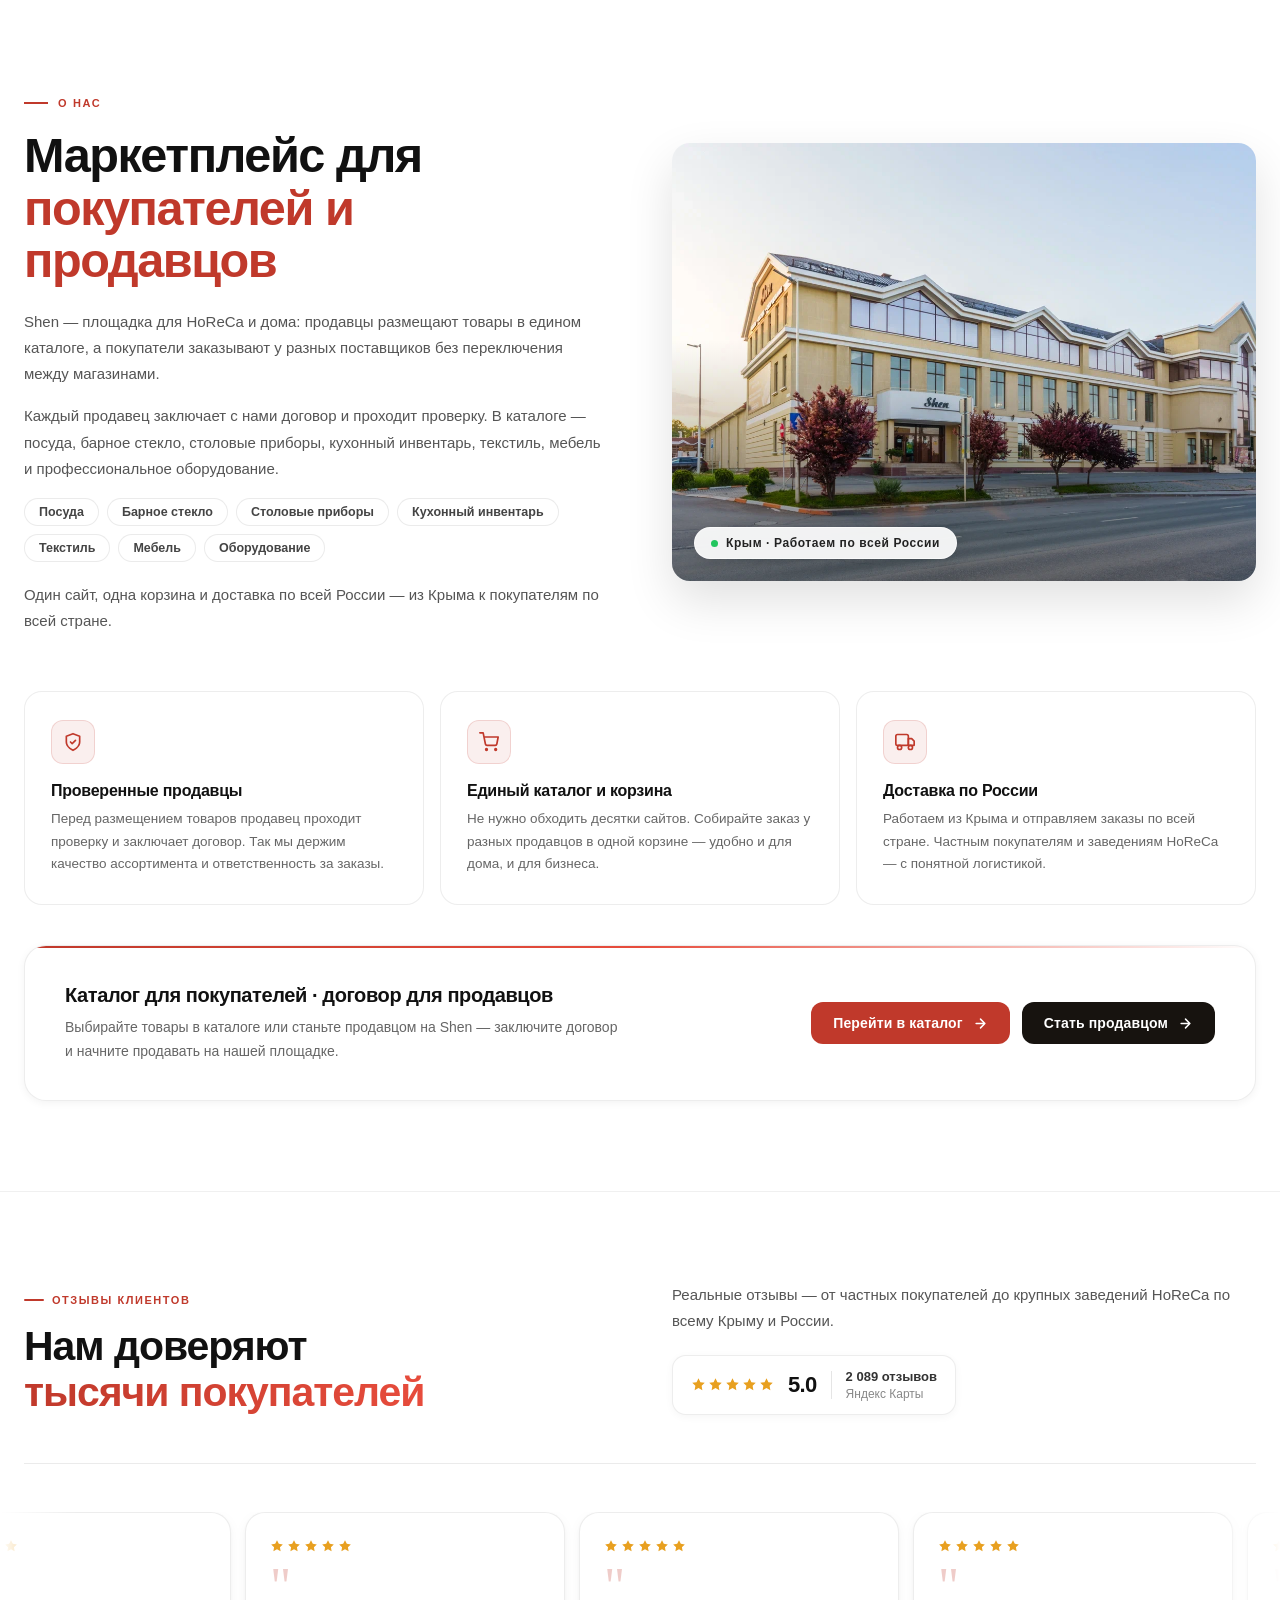
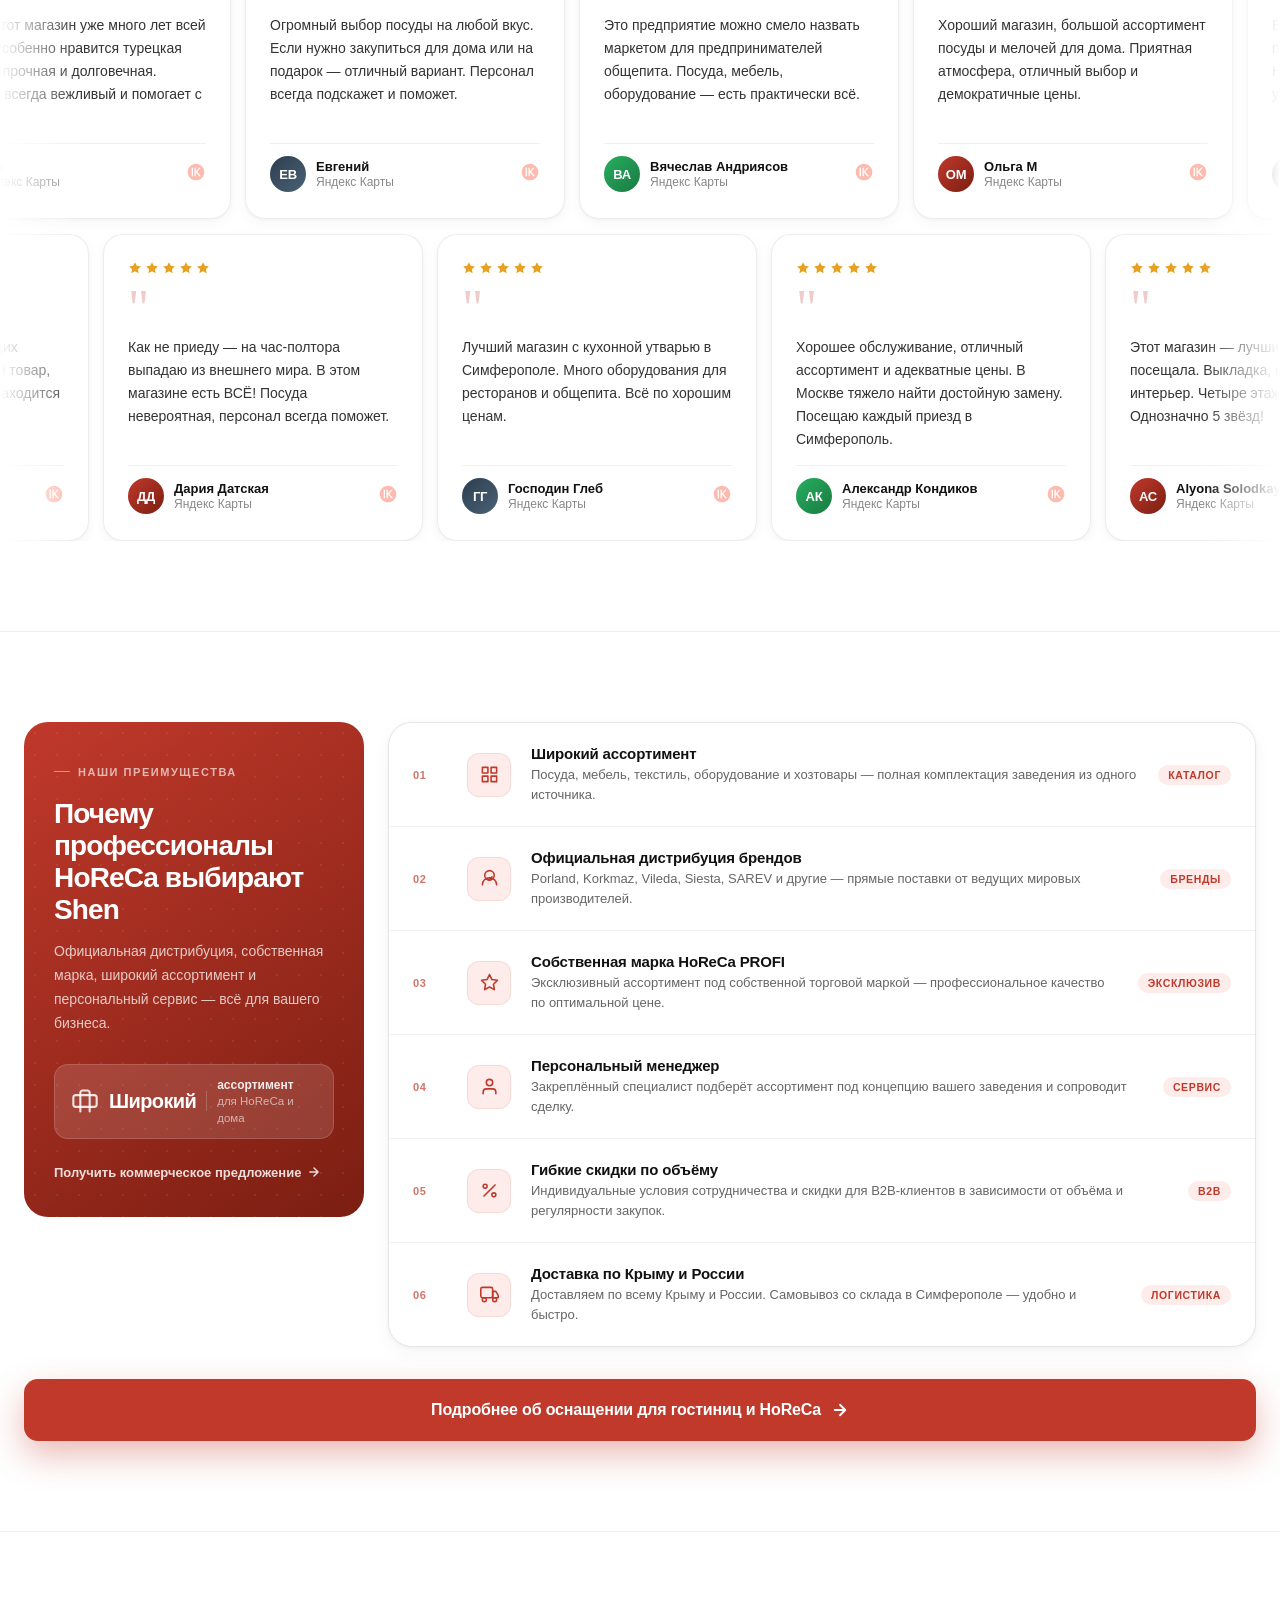
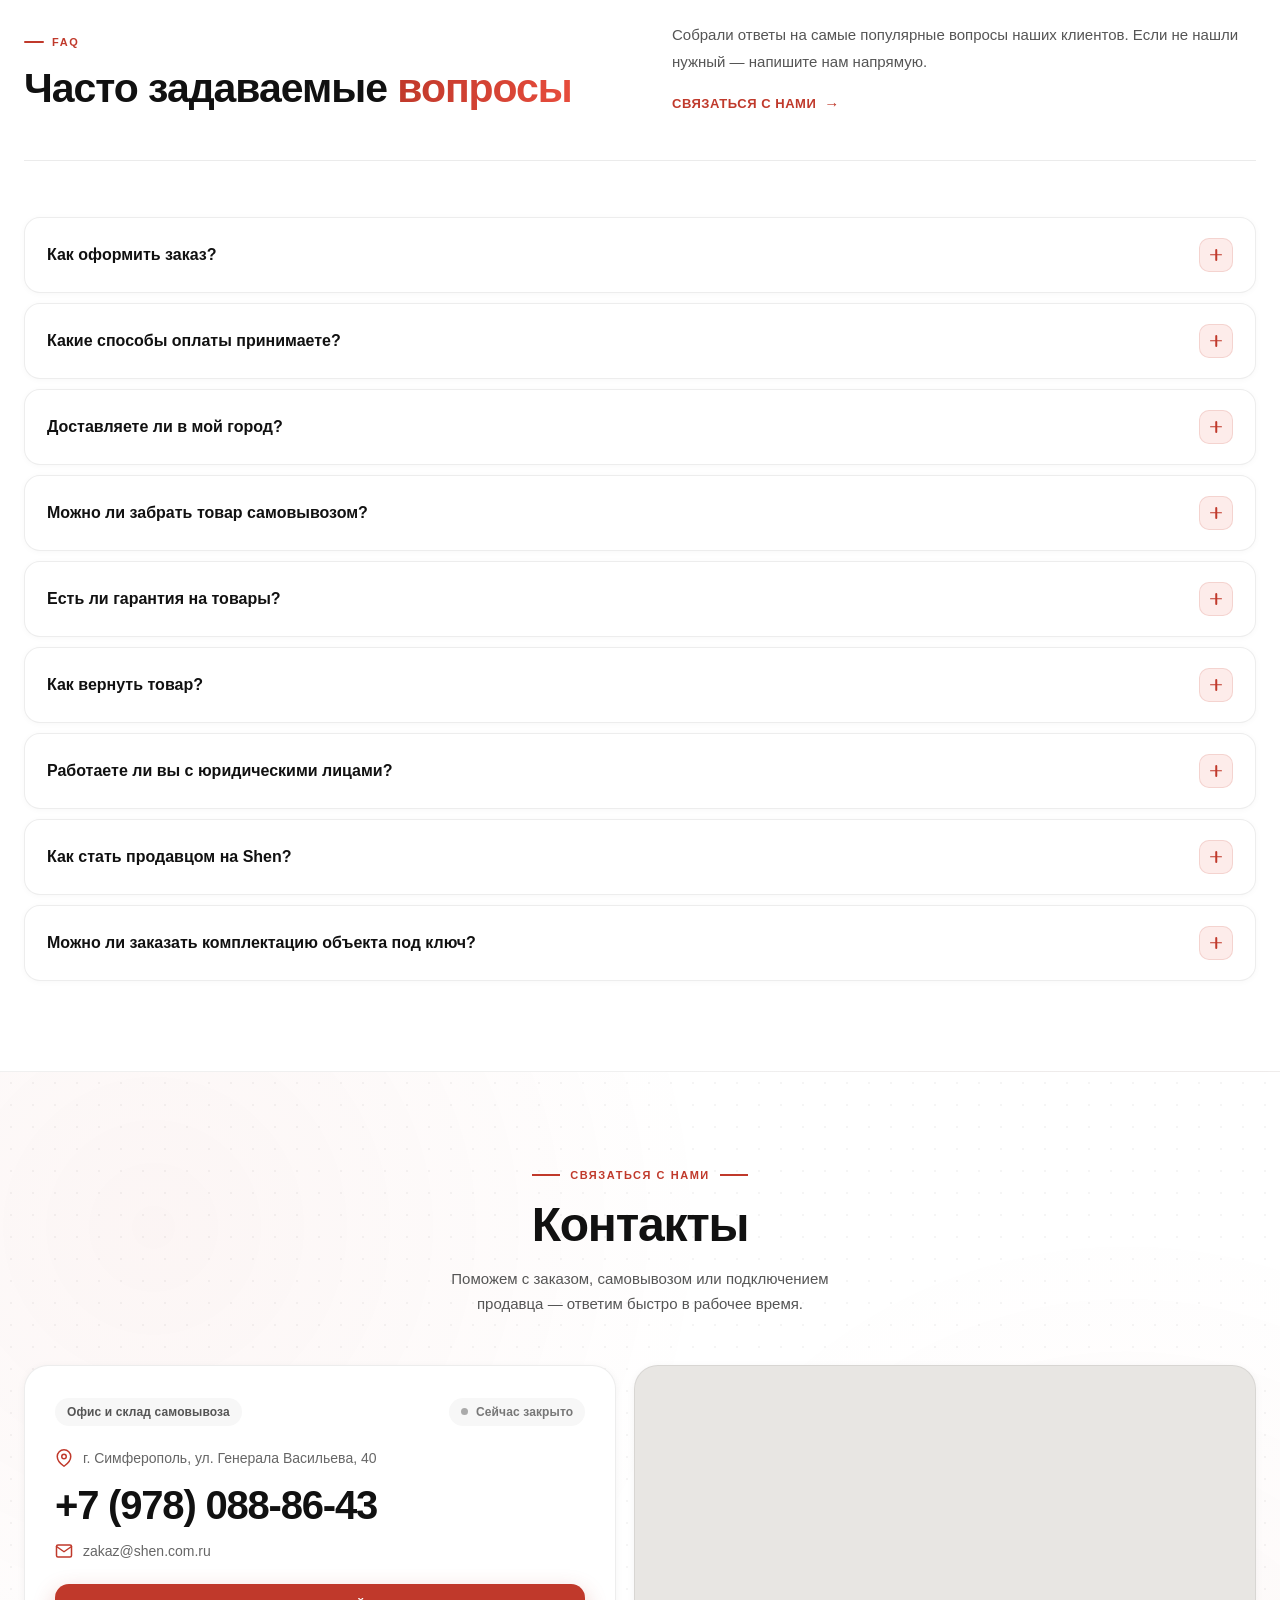
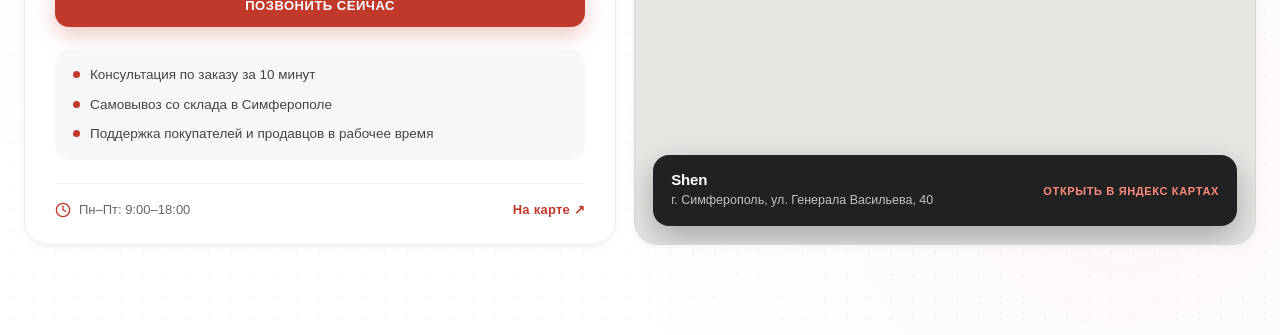
<file: index.html>
<!DOCTYPE html>
<html lang="ru">
<head>
  <meta charset="UTF-8" />
  <meta name="viewport" content="width=device-width, initial-scale=1.0" />
  <title>shen.market</title>
  <link rel="stylesheet" href="index.css" />
  
</head>
<body>

<div id="block-about">
<section class="shen-ab-section">
  <div class="shen-ab-container">
    <div class="shen-ab-intro">
      <div>
        <div class="shen-ab-eyebrow">О нас</div>
        <h2 class="shen-ab-h2">Маркетплейс для<br><em>покупателей и продавцов</em></h2>
        <p class="shen-ab-text">Shen — площадка для HoReCa и дома: продавцы размещают товары в едином каталоге, а покупатели заказывают у разных поставщиков без переключения между магазинами.</p>
        <p class="shen-ab-text">Каждый продавец заключает с нами договор и проходит проверку. В каталоге — посуда, барное стекло, столовые приборы, кухонный инвентарь, текстиль, мебель и профессиональное оборудование.</p>
        <div class="shen-ab-tags">
          <span class="shen-ab-tag">Посуда</span>
          <span class="shen-ab-tag">Барное стекло</span>
          <span class="shen-ab-tag">Столовые приборы</span>
          <span class="shen-ab-tag">Кухонный инвентарь</span>
          <span class="shen-ab-tag">Текстиль</span>
          <span class="shen-ab-tag">Мебель</span>
          <span class="shen-ab-tag">Оборудование</span>
        </div>
        <p class="shen-ab-text">Один сайт, одна корзина и доставка по всей России — из Крыма к покупателям по всей стране.</p>
      </div>

      <div class="shen-ab-photo">
        <img
          src="images/image.png"
          alt="Профессиональная кухня"
          loading="lazy"
        />
        <div class="shen-ab-photo-tag">Крым · Работаем по всей России</div>
      </div>
    </div>

    
    <div class="shen-ab-features">
      <div class="shen-ab-feature">
        <div class="shen-ab-feature-icon">
          <svg viewBox="0 0 24 24" fill="none" stroke="currentColor" stroke-width="2" stroke-linecap="round" stroke-linejoin="round"><path d="M12 22s8-4 8-10V5l-8-3-8 3v7c0 6 8 10 8 10z"/><path d="M9 12l2 2 4-4"/></svg>
        </div>
        <h3 class="shen-ab-feature-title">Проверенные продавцы</h3>
        <p class="shen-ab-feature-text">Перед размещением товаров продавец проходит проверку и заключает договор. Так мы держим качество ассортимента и ответственность за заказы.</p>
      </div>
      <div class="shen-ab-feature">
        <div class="shen-ab-feature-icon">
          <svg viewBox="0 0 24 24" fill="none" stroke="currentColor" stroke-width="2" stroke-linecap="round" stroke-linejoin="round"><circle cx="9" cy="21" r="1"/><circle cx="20" cy="21" r="1"/><path d="M1 1h4l2.68 13.39a2 2 0 0 0 2 1.61h9.72a2 2 0 0 0 2-1.61L23 6H6"/></svg>
        </div>
        <h3 class="shen-ab-feature-title">Единый каталог и корзина</h3>
        <p class="shen-ab-feature-text">Не нужно обходить десятки сайтов. Собирайте заказ у разных продавцов в одной корзине — удобно и для дома, и для бизнеса.</p>
      </div>
      <div class="shen-ab-feature">
        <div class="shen-ab-feature-icon">
          <svg viewBox="0 0 24 24" fill="none" stroke="currentColor" stroke-width="2" stroke-linecap="round" stroke-linejoin="round"><rect x="1" y="3" width="15" height="13" rx="2"/><path d="M16 8h4l3 3v5h-7V8z"/><circle cx="5.5" cy="18.5" r="2.5"/><circle cx="18.5" cy="18.5" r="2.5"/></svg>
        </div>
        <h3 class="shen-ab-feature-title">Доставка по России</h3>
        <p class="shen-ab-feature-text">Работаем из Крыма и отправляем заказы по всей стране. Частным покупателям и заведениям HoReCa — с понятной логистикой.</p>
      </div>
    </div>

    <div class="shen-ab-cta">
      <div class="shen-ab-cta-text">
        <h3>Каталог для покупателей · договор для продавцов</h3>
        <p>Выбирайте товары в каталоге или станьте продавцом на Shen — заключите договор и начните продавать на нашей площадке.</p>
      </div>
      <div class="shen-ab-cta-btns">
        <a href="/" class="shen-ab-cta-btn shen-ab-cta-btn--red">
          Перейти в каталог
          <svg viewBox="0 0 24 24" fill="none" stroke="currentColor" stroke-width="2.4" stroke-linecap="round" stroke-linejoin="round"><path d="M5 12h14M12 5l7 7-7 7"/></svg>
        </a>
        <a href="become-seller.html" class="shen-ab-cta-btn shen-ab-cta-btn--dark">
          Стать продавцом
          <svg viewBox="0 0 24 24" fill="none" stroke="currentColor" stroke-width="2.4" stroke-linecap="round" stroke-linejoin="round"><path d="M5 12h14M12 5l7 7-7 7"/></svg>
        </a>
      </div>
    </div>

  </div>

</section>
  </div>

  

  

  <div id="block-reviews">

<section class="shen-rv-section">
  

  <div class="shen-rv-container">
    <div class="shen-rv-heading">
      <div>
        <div class="shen-rv-eyebrow">Отзывы клиентов</div>
        <h2>Нам доверяют<br><em>тысячи покупателей</em></h2>
      </div>
      <div class="shen-rv-heading-right">
        <p>Реальные отзывы — от частных покупателей до крупных заведений HoReCa по всему Крыму и России.</p>
        <div class="shen-rv-badge">
          <div class="shen-rv-badge-stars">
            <svg viewBox="0 0 24 24"><path d="M12 2l3.09 6.26L22 9.27l-5 4.87 1.18 6.88L12 17.77l-6.18 3.25L7 14.14 2 9.27l6.91-1.01L12 2z"/></svg>
            <svg viewBox="0 0 24 24"><path d="M12 2l3.09 6.26L22 9.27l-5 4.87 1.18 6.88L12 17.77l-6.18 3.25L7 14.14 2 9.27l6.91-1.01L12 2z"/></svg>
            <svg viewBox="0 0 24 24"><path d="M12 2l3.09 6.26L22 9.27l-5 4.87 1.18 6.88L12 17.77l-6.18 3.25L7 14.14 2 9.27l6.91-1.01L12 2z"/></svg>
            <svg viewBox="0 0 24 24"><path d="M12 2l3.09 6.26L22 9.27l-5 4.87 1.18 6.88L12 17.77l-6.18 3.25L7 14.14 2 9.27l6.91-1.01L12 2z"/></svg>
            <svg viewBox="0 0 24 24"><path d="M12 2l3.09 6.26L22 9.27l-5 4.87 1.18 6.88L12 17.77l-6.18 3.25L7 14.14 2 9.27l6.91-1.01L12 2z"/></svg>
          </div>
          <div class="shen-rv-badge-score">5.0</div>
          <div class="shen-rv-badge-divider"></div>
          <div class="shen-rv-badge-meta">
            <strong>2 089 отзывов</strong>
            Яндекс Карты
          </div>
        </div>
      </div>
    </div>
  </div>

  
  <div class="shen-rv-track">

    
    <div class="shen-rv-row shen-rv-row--left">
      <div class="shen-rv-card">
        <div class="shen-rv-stars"><svg viewBox="0 0 24 24"><path d="M12 2l3.09 6.26L22 9.27l-5 4.87 1.18 6.88L12 17.77l-6.18 3.25L7 14.14 2 9.27l6.91-1.01L12 2z"/></svg><svg viewBox="0 0 24 24"><path d="M12 2l3.09 6.26L22 9.27l-5 4.87 1.18 6.88L12 17.77l-6.18 3.25L7 14.14 2 9.27l6.91-1.01L12 2z"/></svg><svg viewBox="0 0 24 24"><path d="M12 2l3.09 6.26L22 9.27l-5 4.87 1.18 6.88L12 17.77l-6.18 3.25L7 14.14 2 9.27l6.91-1.01L12 2z"/></svg><svg viewBox="0 0 24 24"><path d="M12 2l3.09 6.26L22 9.27l-5 4.87 1.18 6.88L12 17.77l-6.18 3.25L7 14.14 2 9.27l6.91-1.01L12 2z"/></svg><svg viewBox="0 0 24 24"><path d="M12 2l3.09 6.26L22 9.27l-5 4.87 1.18 6.88L12 17.77l-6.18 3.25L7 14.14 2 9.27l6.91-1.01L12 2z"/></svg></div>
        <div class="shen-rv-quote-mark">"</div>
        <div class="shen-rv-text">Ходим в этот магазин уже много лет всей семьёй. Особенно нравится турецкая посуда — прочная и долговечная. Персонал всегда вежливый и помогает с выбором.</div>
        <div class="shen-rv-author">
          <div class="shen-rv-avatar">ДИ</div>
          <div><div class="shen-rv-name">Din</div><div class="shen-rv-sub">Яндекс Карты</div></div>
          <div class="shen-rv-platform"><svg width="20" height="20" viewBox="0 0 24 24" fill="#FC3F1D"><path d="M2.04 12c0-5.523 4.476-10 9.999-10C17.522 2 22 6.477 22 12s-4.478 10-10.001 10C6.516 22 2.04 17.523 2.04 12zm8.193 5h1.55v-4.702l4.174 4.702h2.07l-4.66-5.2L17.6 7H15.63l-3.843 4.252V7h-1.55v10zm-1.896 0V7H6.79v10h1.547z"/></svg></div>
        </div>
      </div>
      <div class="shen-rv-card">
        <div class="shen-rv-stars"><svg viewBox="0 0 24 24"><path d="M12 2l3.09 6.26L22 9.27l-5 4.87 1.18 6.88L12 17.77l-6.18 3.25L7 14.14 2 9.27l6.91-1.01L12 2z"/></svg><svg viewBox="0 0 24 24"><path d="M12 2l3.09 6.26L22 9.27l-5 4.87 1.18 6.88L12 17.77l-6.18 3.25L7 14.14 2 9.27l6.91-1.01L12 2z"/></svg><svg viewBox="0 0 24 24"><path d="M12 2l3.09 6.26L22 9.27l-5 4.87 1.18 6.88L12 17.77l-6.18 3.25L7 14.14 2 9.27l6.91-1.01L12 2z"/></svg><svg viewBox="0 0 24 24"><path d="M12 2l3.09 6.26L22 9.27l-5 4.87 1.18 6.88L12 17.77l-6.18 3.25L7 14.14 2 9.27l6.91-1.01L12 2z"/></svg><svg viewBox="0 0 24 24"><path d="M12 2l3.09 6.26L22 9.27l-5 4.87 1.18 6.88L12 17.77l-6.18 3.25L7 14.14 2 9.27l6.91-1.01L12 2z"/></svg></div>
        <div class="shen-rv-quote-mark">"</div>
        <div class="shen-rv-text">Огромный выбор посуды на любой вкус. Если нужно закупиться для дома или на подарок — отличный вариант. Персонал всегда подскажет и поможет.</div>
        <div class="shen-rv-author">
          <div class="shen-rv-avatar shen-rv-avatar--alt">ЕВ</div>
          <div><div class="shen-rv-name">Евгений</div><div class="shen-rv-sub">Яндекс Карты</div></div>
          <div class="shen-rv-platform"><svg width="20" height="20" viewBox="0 0 24 24" fill="#FC3F1D"><path d="M2.04 12c0-5.523 4.476-10 9.999-10C17.522 2 22 6.477 22 12s-4.478 10-10.001 10C6.516 22 2.04 17.523 2.04 12zm8.193 5h1.55v-4.702l4.174 4.702h2.07l-4.66-5.2L17.6 7H15.63l-3.843 4.252V7h-1.55v10zm-1.896 0V7H6.79v10h1.547z"/></svg></div>
        </div>
      </div>
      <div class="shen-rv-card">
        <div class="shen-rv-stars"><svg viewBox="0 0 24 24"><path d="M12 2l3.09 6.26L22 9.27l-5 4.87 1.18 6.88L12 17.77l-6.18 3.25L7 14.14 2 9.27l6.91-1.01L12 2z"/></svg><svg viewBox="0 0 24 24"><path d="M12 2l3.09 6.26L22 9.27l-5 4.87 1.18 6.88L12 17.77l-6.18 3.25L7 14.14 2 9.27l6.91-1.01L12 2z"/></svg><svg viewBox="0 0 24 24"><path d="M12 2l3.09 6.26L22 9.27l-5 4.87 1.18 6.88L12 17.77l-6.18 3.25L7 14.14 2 9.27l6.91-1.01L12 2z"/></svg><svg viewBox="0 0 24 24"><path d="M12 2l3.09 6.26L22 9.27l-5 4.87 1.18 6.88L12 17.77l-6.18 3.25L7 14.14 2 9.27l6.91-1.01L12 2z"/></svg><svg viewBox="0 0 24 24"><path d="M12 2l3.09 6.26L22 9.27l-5 4.87 1.18 6.88L12 17.77l-6.18 3.25L7 14.14 2 9.27l6.91-1.01L12 2z"/></svg></div>
        <div class="shen-rv-quote-mark">"</div>
        <div class="shen-rv-text">Это предприятие можно смело назвать маркетом для предпринимателей общепита. Посуда, мебель, оборудование — есть практически всё.</div>
        <div class="shen-rv-author">
          <div class="shen-rv-avatar shen-rv-avatar--alt2">ВА</div>
          <div><div class="shen-rv-name">Вячеслав Андриясов</div><div class="shen-rv-sub">Яндекс Карты</div></div>
          <div class="shen-rv-platform"><svg width="20" height="20" viewBox="0 0 24 24" fill="#FC3F1D"><path d="M2.04 12c0-5.523 4.476-10 9.999-10C17.522 2 22 6.477 22 12s-4.478 10-10.001 10C6.516 22 2.04 17.523 2.04 12zm8.193 5h1.55v-4.702l4.174 4.702h2.07l-4.66-5.2L17.6 7H15.63l-3.843 4.252V7h-1.55v10zm-1.896 0V7H6.79v10h1.547z"/></svg></div>
        </div>
      </div>
      <div class="shen-rv-card">
        <div class="shen-rv-stars"><svg viewBox="0 0 24 24"><path d="M12 2l3.09 6.26L22 9.27l-5 4.87 1.18 6.88L12 17.77l-6.18 3.25L7 14.14 2 9.27l6.91-1.01L12 2z"/></svg><svg viewBox="0 0 24 24"><path d="M12 2l3.09 6.26L22 9.27l-5 4.87 1.18 6.88L12 17.77l-6.18 3.25L7 14.14 2 9.27l6.91-1.01L12 2z"/></svg><svg viewBox="0 0 24 24"><path d="M12 2l3.09 6.26L22 9.27l-5 4.87 1.18 6.88L12 17.77l-6.18 3.25L7 14.14 2 9.27l6.91-1.01L12 2z"/></svg><svg viewBox="0 0 24 24"><path d="M12 2l3.09 6.26L22 9.27l-5 4.87 1.18 6.88L12 17.77l-6.18 3.25L7 14.14 2 9.27l6.91-1.01L12 2z"/></svg><svg viewBox="0 0 24 24"><path d="M12 2l3.09 6.26L22 9.27l-5 4.87 1.18 6.88L12 17.77l-6.18 3.25L7 14.14 2 9.27l6.91-1.01L12 2z"/></svg></div>
        <div class="shen-rv-quote-mark">"</div>
        <div class="shen-rv-text">Хороший магазин, большой ассортимент посуды и мелочей для дома. Приятная атмосфера, отличный выбор и демократичные цены.</div>
        <div class="shen-rv-author">
          <div class="shen-rv-avatar">ОМ</div>
          <div><div class="shen-rv-name">Ольга М</div><div class="shen-rv-sub">Яндекс Карты</div></div>
          <div class="shen-rv-platform"><svg width="20" height="20" viewBox="0 0 24 24" fill="#FC3F1D"><path d="M2.04 12c0-5.523 4.476-10 9.999-10C17.522 2 22 6.477 22 12s-4.478 10-10.001 10C6.516 22 2.04 17.523 2.04 12zm8.193 5h1.55v-4.702l4.174 4.702h2.07l-4.66-5.2L17.6 7H15.63l-3.843 4.252V7h-1.55v10zm-1.896 0V7H6.79v10h1.547z"/></svg></div>
        </div>
      </div>
      <div class="shen-rv-card">
        <div class="shen-rv-stars"><svg viewBox="0 0 24 24"><path d="M12 2l3.09 6.26L22 9.27l-5 4.87 1.18 6.88L12 17.77l-6.18 3.25L7 14.14 2 9.27l6.91-1.01L12 2z"/></svg><svg viewBox="0 0 24 24"><path d="M12 2l3.09 6.26L22 9.27l-5 4.87 1.18 6.88L12 17.77l-6.18 3.25L7 14.14 2 9.27l6.91-1.01L12 2z"/></svg><svg viewBox="0 0 24 24"><path d="M12 2l3.09 6.26L22 9.27l-5 4.87 1.18 6.88L12 17.77l-6.18 3.25L7 14.14 2 9.27l6.91-1.01L12 2z"/></svg><svg viewBox="0 0 24 24"><path d="M12 2l3.09 6.26L22 9.27l-5 4.87 1.18 6.88L12 17.77l-6.18 3.25L7 14.14 2 9.27l6.91-1.01L12 2z"/></svg><svg viewBox="0 0 24 24"><path d="M12 2l3.09 6.26L22 9.27l-5 4.87 1.18 6.88L12 17.77l-6.18 3.25L7 14.14 2 9.27l6.91-1.01L12 2z"/></svg></div>
        <div class="shen-rv-quote-mark">"</div>
        <div class="shen-rv-text">Большой выбор: вазы, посуда, столовые приборы. По хозтоварам много всего. Новогодняя продукция уже в октябре — удобно для декораторов.</div>
        <div class="shen-rv-author">
          <div class="shen-rv-avatar shen-rv-avatar--alt">АКЛ</div>
          <div><div class="shen-rv-name">Алёна Куликова</div><div class="shen-rv-sub">Яндекс Карты</div></div>
          <div class="shen-rv-platform"><svg width="20" height="20" viewBox="0 0 24 24" fill="#FC3F1D"><path d="M2.04 12c0-5.523 4.476-10 9.999-10C17.522 2 22 6.477 22 12s-4.478 10-10.001 10C6.516 22 2.04 17.523 2.04 12zm8.193 5h1.55v-4.702l4.174 4.702h2.07l-4.66-5.2L17.6 7H15.63l-3.843 4.252V7h-1.55v10zm-1.896 0V7H6.79v10h1.547z"/></svg></div>
        </div>
      </div>
      <div class="shen-rv-card">
        <div class="shen-rv-stars"><svg viewBox="0 0 24 24"><path d="M12 2l3.09 6.26L22 9.27l-5 4.87 1.18 6.88L12 17.77l-6.18 3.25L7 14.14 2 9.27l6.91-1.01L12 2z"/></svg><svg viewBox="0 0 24 24"><path d="M12 2l3.09 6.26L22 9.27l-5 4.87 1.18 6.88L12 17.77l-6.18 3.25L7 14.14 2 9.27l6.91-1.01L12 2z"/></svg><svg viewBox="0 0 24 24"><path d="M12 2l3.09 6.26L22 9.27l-5 4.87 1.18 6.88L12 17.77l-6.18 3.25L7 14.14 2 9.27l6.91-1.01L12 2z"/></svg><svg viewBox="0 0 24 24"><path d="M12 2l3.09 6.26L22 9.27l-5 4.87 1.18 6.88L12 17.77l-6.18 3.25L7 14.14 2 9.27l6.91-1.01L12 2z"/></svg><svg viewBox="0 0 24 24"><path d="M12 2l3.09 6.26L22 9.27l-5 4.87 1.18 6.88L12 17.77l-6.18 3.25L7 14.14 2 9.27l6.91-1.01L12 2z"/></svg></div>
        <div class="shen-rv-quote-mark">"</div>
        <div class="shen-rv-text">Очень хороший выбор товаров для дома, посуды и мебели, в том числе уличной. Всегда доброжелательный персонал и приятные цены.</div>
        <div class="shen-rv-author">
          <div class="shen-rv-avatar shen-rv-avatar--alt2">ЛЯ</div>
          <div><div class="shen-rv-name">LerchikYalta</div><div class="shen-rv-sub">Яндекс Карты</div></div>
          <div class="shen-rv-platform"><svg width="20" height="20" viewBox="0 0 24 24" fill="#FC3F1D"><path d="M2.04 12c0-5.523 4.476-10 9.999-10C17.522 2 22 6.477 22 12s-4.478 10-10.001 10C6.516 22 2.04 17.523 2.04 12zm8.193 5h1.55v-4.702l4.174 4.702h2.07l-4.66-5.2L17.6 7H15.63l-3.843 4.252V7h-1.55v10zm-1.896 0V7H6.79v10h1.547z"/></svg></div>
        </div>
      </div>
      <div class="shen-rv-card">
        <div class="shen-rv-stars"><svg viewBox="0 0 24 24"><path d="M12 2l3.09 6.26L22 9.27l-5 4.87 1.18 6.88L12 17.77l-6.18 3.25L7 14.14 2 9.27l6.91-1.01L12 2z"/></svg><svg viewBox="0 0 24 24"><path d="M12 2l3.09 6.26L22 9.27l-5 4.87 1.18 6.88L12 17.77l-6.18 3.25L7 14.14 2 9.27l6.91-1.01L12 2z"/></svg><svg viewBox="0 0 24 24"><path d="M12 2l3.09 6.26L22 9.27l-5 4.87 1.18 6.88L12 17.77l-6.18 3.25L7 14.14 2 9.27l6.91-1.01L12 2z"/></svg><svg viewBox="0 0 24 24"><path d="M12 2l3.09 6.26L22 9.27l-5 4.87 1.18 6.88L12 17.77l-6.18 3.25L7 14.14 2 9.27l6.91-1.01L12 2z"/></svg><svg viewBox="0 0 24 24"><path d="M12 2l3.09 6.26L22 9.27l-5 4.87 1.18 6.88L12 17.77l-6.18 3.25L7 14.14 2 9.27l6.91-1.01L12 2z"/></svg></div>
        <div class="shen-rv-quote-mark">"</div>
        <div class="shen-rv-text">Если хочется что-то праздничное — посуда тут на любой случай жизни. Также техника и проф-оборудование для кухни. Многое тут есть.</div>
        <div class="shen-rv-author">
          <div class="shen-rv-avatar">АИ</div>
          <div><div class="shen-rv-name">Аркадий Игоревич</div><div class="shen-rv-sub">Яндекс Карты</div></div>
          <div class="shen-rv-platform"><svg width="20" height="20" viewBox="0 0 24 24" fill="#FC3F1D"><path d="M2.04 12c0-5.523 4.476-10 9.999-10C17.522 2 22 6.477 22 12s-4.478 10-10.001 10C6.516 22 2.04 17.523 2.04 12zm8.193 5h1.55v-4.702l4.174 4.702h2.07l-4.66-5.2L17.6 7H15.63l-3.843 4.252V7h-1.55v10zm-1.896 0V7H6.79v10h1.547z"/></svg></div>
        </div>
      </div>
      <div class="shen-rv-card">
        <div class="shen-rv-stars"><svg viewBox="0 0 24 24"><path d="M12 2l3.09 6.26L22 9.27l-5 4.87 1.18 6.88L12 17.77l-6.18 3.25L7 14.14 2 9.27l6.91-1.01L12 2z"/></svg><svg viewBox="0 0 24 24"><path d="M12 2l3.09 6.26L22 9.27l-5 4.87 1.18 6.88L12 17.77l-6.18 3.25L7 14.14 2 9.27l6.91-1.01L12 2z"/></svg><svg viewBox="0 0 24 24"><path d="M12 2l3.09 6.26L22 9.27l-5 4.87 1.18 6.88L12 17.77l-6.18 3.25L7 14.14 2 9.27l6.91-1.01L12 2z"/></svg><svg viewBox="0 0 24 24"><path d="M12 2l3.09 6.26L22 9.27l-5 4.87 1.18 6.88L12 17.77l-6.18 3.25L7 14.14 2 9.27l6.91-1.01L12 2z"/></svg><svg viewBox="0 0 24 24"><path d="M12 2l3.09 6.26L22 9.27l-5 4.87 1.18 6.88L12 17.77l-6.18 3.25L7 14.14 2 9.27l6.91-1.01L12 2z"/></svg></div>
        <div class="shen-rv-quote-mark">"</div>
        <div class="shen-rv-text">Прекрасный магазин, большой ассортимент, качественная посуда — всегда есть что купить на подарок.</div>
        <div class="shen-rv-author">
          <div class="shen-rv-avatar shen-rv-avatar--alt">ЕЛ</div>
          <div><div class="shen-rv-name">Елена</div><div class="shen-rv-sub">Яндекс Карты</div></div>
          <div class="shen-rv-platform"><svg width="20" height="20" viewBox="0 0 24 24" fill="#FC3F1D"><path d="M2.04 12c0-5.523 4.476-10 9.999-10C17.522 2 22 6.477 22 12s-4.478 10-10.001 10C6.516 22 2.04 17.523 2.04 12zm8.193 5h1.55v-4.702l4.174 4.702h2.07l-4.66-5.2L17.6 7H15.63l-3.843 4.252V7h-1.55v10zm-1.896 0V7H6.79v10h1.547z"/></svg></div>
        </div>
      </div>
    </div>

    
    <div class="shen-rv-row shen-rv-row--right">
      <div class="shen-rv-card">
        <div class="shen-rv-stars"><svg viewBox="0 0 24 24"><path d="M12 2l3.09 6.26L22 9.27l-5 4.87 1.18 6.88L12 17.77l-6.18 3.25L7 14.14 2 9.27l6.91-1.01L12 2z"/></svg><svg viewBox="0 0 24 24"><path d="M12 2l3.09 6.26L22 9.27l-5 4.87 1.18 6.88L12 17.77l-6.18 3.25L7 14.14 2 9.27l6.91-1.01L12 2z"/></svg><svg viewBox="0 0 24 24"><path d="M12 2l3.09 6.26L22 9.27l-5 4.87 1.18 6.88L12 17.77l-6.18 3.25L7 14.14 2 9.27l6.91-1.01L12 2z"/></svg><svg viewBox="0 0 24 24"><path d="M12 2l3.09 6.26L22 9.27l-5 4.87 1.18 6.88L12 17.77l-6.18 3.25L7 14.14 2 9.27l6.91-1.01L12 2z"/></svg><svg viewBox="0 0 24 24"><path d="M12 2l3.09 6.26L22 9.27l-5 4.87 1.18 6.88L12 17.77l-6.18 3.25L7 14.14 2 9.27l6.91-1.01L12 2z"/></svg></div>
        <div class="shen-rv-quote-mark">"</div>
        <div class="shen-rv-text">Как не приеду — на час-полтора выпадаю из внешнего мира. В этом магазине есть ВСЁ! Посуда невероятная, персонал всегда поможет.</div>
        <div class="shen-rv-author">
          <div class="shen-rv-avatar">ДД</div>
          <div><div class="shen-rv-name">Дария Датская</div><div class="shen-rv-sub">Яндекс Карты</div></div>
          <div class="shen-rv-platform"><svg width="20" height="20" viewBox="0 0 24 24" fill="#FC3F1D"><path d="M2.04 12c0-5.523 4.476-10 9.999-10C17.522 2 22 6.477 22 12s-4.478 10-10.001 10C6.516 22 2.04 17.523 2.04 12zm8.193 5h1.55v-4.702l4.174 4.702h2.07l-4.66-5.2L17.6 7H15.63l-3.843 4.252V7h-1.55v10zm-1.896 0V7H6.79v10h1.547z"/></svg></div>
        </div>
      </div>
      <div class="shen-rv-card">
        <div class="shen-rv-stars"><svg viewBox="0 0 24 24"><path d="M12 2l3.09 6.26L22 9.27l-5 4.87 1.18 6.88L12 17.77l-6.18 3.25L7 14.14 2 9.27l6.91-1.01L12 2z"/></svg><svg viewBox="0 0 24 24"><path d="M12 2l3.09 6.26L22 9.27l-5 4.87 1.18 6.88L12 17.77l-6.18 3.25L7 14.14 2 9.27l6.91-1.01L12 2z"/></svg><svg viewBox="0 0 24 24"><path d="M12 2l3.09 6.26L22 9.27l-5 4.87 1.18 6.88L12 17.77l-6.18 3.25L7 14.14 2 9.27l6.91-1.01L12 2z"/></svg><svg viewBox="0 0 24 24"><path d="M12 2l3.09 6.26L22 9.27l-5 4.87 1.18 6.88L12 17.77l-6.18 3.25L7 14.14 2 9.27l6.91-1.01L12 2z"/></svg><svg viewBox="0 0 24 24"><path d="M12 2l3.09 6.26L22 9.27l-5 4.87 1.18 6.88L12 17.77l-6.18 3.25L7 14.14 2 9.27l6.91-1.01L12 2z"/></svg></div>
        <div class="shen-rv-quote-mark">"</div>
        <div class="shen-rv-text">Лучший магазин с кухонной утварью в Симферополе. Много оборудования для ресторанов и общепита. Всё по хорошим ценам.</div>
        <div class="shen-rv-author">
          <div class="shen-rv-avatar shen-rv-avatar--alt">ГГ</div>
          <div><div class="shen-rv-name">Господин Глеб</div><div class="shen-rv-sub">Яндекс Карты</div></div>
          <div class="shen-rv-platform"><svg width="20" height="20" viewBox="0 0 24 24" fill="#FC3F1D"><path d="M2.04 12c0-5.523 4.476-10 9.999-10C17.522 2 22 6.477 22 12s-4.478 10-10.001 10C6.516 22 2.04 17.523 2.04 12zm8.193 5h1.55v-4.702l4.174 4.702h2.07l-4.66-5.2L17.6 7H15.63l-3.843 4.252V7h-1.55v10zm-1.896 0V7H6.79v10h1.547z"/></svg></div>
        </div>
      </div>
      <div class="shen-rv-card">
        <div class="shen-rv-stars"><svg viewBox="0 0 24 24"><path d="M12 2l3.09 6.26L22 9.27l-5 4.87 1.18 6.88L12 17.77l-6.18 3.25L7 14.14 2 9.27l6.91-1.01L12 2z"/></svg><svg viewBox="0 0 24 24"><path d="M12 2l3.09 6.26L22 9.27l-5 4.87 1.18 6.88L12 17.77l-6.18 3.25L7 14.14 2 9.27l6.91-1.01L12 2z"/></svg><svg viewBox="0 0 24 24"><path d="M12 2l3.09 6.26L22 9.27l-5 4.87 1.18 6.88L12 17.77l-6.18 3.25L7 14.14 2 9.27l6.91-1.01L12 2z"/></svg><svg viewBox="0 0 24 24"><path d="M12 2l3.09 6.26L22 9.27l-5 4.87 1.18 6.88L12 17.77l-6.18 3.25L7 14.14 2 9.27l6.91-1.01L12 2z"/></svg><svg viewBox="0 0 24 24"><path d="M12 2l3.09 6.26L22 9.27l-5 4.87 1.18 6.88L12 17.77l-6.18 3.25L7 14.14 2 9.27l6.91-1.01L12 2z"/></svg></div>
        <div class="shen-rv-quote-mark">"</div>
        <div class="shen-rv-text">Хорошее обслуживание, отличный ассортимент и адекватные цены. В Москве тяжело найти достойную замену. Посещаю каждый приезд в Симферополь.</div>
        <div class="shen-rv-author">
          <div class="shen-rv-avatar shen-rv-avatar--alt2">АК</div>
          <div><div class="shen-rv-name">Александр Кондиков</div><div class="shen-rv-sub">Яндекс Карты</div></div>
          <div class="shen-rv-platform"><svg width="20" height="20" viewBox="0 0 24 24" fill="#FC3F1D"><path d="M2.04 12c0-5.523 4.476-10 9.999-10C17.522 2 22 6.477 22 12s-4.478 10-10.001 10C6.516 22 2.04 17.523 2.04 12zm8.193 5h1.55v-4.702l4.174 4.702h2.07l-4.66-5.2L17.6 7H15.63l-3.843 4.252V7h-1.55v10zm-1.896 0V7H6.79v10h1.547z"/></svg></div>
        </div>
      </div>
      <div class="shen-rv-card">
        <div class="shen-rv-stars"><svg viewBox="0 0 24 24"><path d="M12 2l3.09 6.26L22 9.27l-5 4.87 1.18 6.88L12 17.77l-6.18 3.25L7 14.14 2 9.27l6.91-1.01L12 2z"/></svg><svg viewBox="0 0 24 24"><path d="M12 2l3.09 6.26L22 9.27l-5 4.87 1.18 6.88L12 17.77l-6.18 3.25L7 14.14 2 9.27l6.91-1.01L12 2z"/></svg><svg viewBox="0 0 24 24"><path d="M12 2l3.09 6.26L22 9.27l-5 4.87 1.18 6.88L12 17.77l-6.18 3.25L7 14.14 2 9.27l6.91-1.01L12 2z"/></svg><svg viewBox="0 0 24 24"><path d="M12 2l3.09 6.26L22 9.27l-5 4.87 1.18 6.88L12 17.77l-6.18 3.25L7 14.14 2 9.27l6.91-1.01L12 2z"/></svg><svg viewBox="0 0 24 24"><path d="M12 2l3.09 6.26L22 9.27l-5 4.87 1.18 6.88L12 17.77l-6.18 3.25L7 14.14 2 9.27l6.91-1.01L12 2z"/></svg></div>
        <div class="shen-rv-quote-mark">"</div>
        <div class="shen-rv-text">Этот магазин — лучший из тех, что я посещала. Выкладка, цены, персонал, интерьер. Четыре этажа ассортимента. Однозначно 5 звёзд!</div>
        <div class="shen-rv-author">
          <div class="shen-rv-avatar">АС</div>
          <div><div class="shen-rv-name">Alyona Solodkaya</div><div class="shen-rv-sub">Яндекс Карты</div></div>
          <div class="shen-rv-platform"><svg width="20" height="20" viewBox="0 0 24 24" fill="#FC3F1D"><path d="M2.04 12c0-5.523 4.476-10 9.999-10C17.522 2 22 6.477 22 12s-4.478 10-10.001 10C6.516 22 2.04 17.523 2.04 12zm8.193 5h1.55v-4.702l4.174 4.702h2.07l-4.66-5.2L17.6 7H15.63l-3.843 4.252V7h-1.55v10zm-1.896 0V7H6.79v10h1.547z"/></svg></div>
        </div>
      </div>
      <div class="shen-rv-card">
        <div class="shen-rv-stars"><svg viewBox="0 0 24 24"><path d="M12 2l3.09 6.26L22 9.27l-5 4.87 1.18 6.88L12 17.77l-6.18 3.25L7 14.14 2 9.27l6.91-1.01L12 2z"/></svg><svg viewBox="0 0 24 24"><path d="M12 2l3.09 6.26L22 9.27l-5 4.87 1.18 6.88L12 17.77l-6.18 3.25L7 14.14 2 9.27l6.91-1.01L12 2z"/></svg><svg viewBox="0 0 24 24"><path d="M12 2l3.09 6.26L22 9.27l-5 4.87 1.18 6.88L12 17.77l-6.18 3.25L7 14.14 2 9.27l6.91-1.01L12 2z"/></svg><svg viewBox="0 0 24 24"><path d="M12 2l3.09 6.26L22 9.27l-5 4.87 1.18 6.88L12 17.77l-6.18 3.25L7 14.14 2 9.27l6.91-1.01L12 2z"/></svg><svg viewBox="0 0 24 24"><path d="M12 2l3.09 6.26L22 9.27l-5 4.87 1.18 6.88L12 17.77l-6.18 3.25L7 14.14 2 9.27l6.91-1.01L12 2z"/></svg></div>
        <div class="shen-rv-quote-mark">"</div>
        <div class="shen-rv-text">Огромный магазин. Посуда, инвентарь, стекло, оборудование, мебель, текстиль — для профессионалов и для дома. Хорошие цены.</div>
        <div class="shen-rv-author">
          <div class="shen-rv-avatar shen-rv-avatar--alt">ИР</div>
          <div><div class="shen-rv-name">Ирина Т.</div><div class="shen-rv-sub">Яндекс Карты</div></div>
          <div class="shen-rv-platform"><svg width="20" height="20" viewBox="0 0 24 24" fill="#FC3F1D"><path d="M2.04 12c0-5.523 4.476-10 9.999-10C17.522 2 22 6.477 22 12s-4.478 10-10.001 10C6.516 22 2.04 17.523 2.04 12zm8.193 5h1.55v-4.702l4.174 4.702h2.07l-4.66-5.2L17.6 7H15.63l-3.843 4.252V7h-1.55v10zm-1.896 0V7H6.79v10h1.547z"/></svg></div>
        </div>
      </div>
      <div class="shen-rv-card">
        <div class="shen-rv-stars"><svg viewBox="0 0 24 24"><path d="M12 2l3.09 6.26L22 9.27l-5 4.87 1.18 6.88L12 17.77l-6.18 3.25L7 14.14 2 9.27l6.91-1.01L12 2z"/></svg><svg viewBox="0 0 24 24"><path d="M12 2l3.09 6.26L22 9.27l-5 4.87 1.18 6.88L12 17.77l-6.18 3.25L7 14.14 2 9.27l6.91-1.01L12 2z"/></svg><svg viewBox="0 0 24 24"><path d="M12 2l3.09 6.26L22 9.27l-5 4.87 1.18 6.88L12 17.77l-6.18 3.25L7 14.14 2 9.27l6.91-1.01L12 2z"/></svg><svg viewBox="0 0 24 24"><path d="M12 2l3.09 6.26L22 9.27l-5 4.87 1.18 6.88L12 17.77l-6.18 3.25L7 14.14 2 9.27l6.91-1.01L12 2z"/></svg><svg viewBox="0 0 24 24"><path d="M12 2l3.09 6.26L22 9.27l-5 4.87 1.18 6.88L12 17.77l-6.18 3.25L7 14.14 2 9.27l6.91-1.01L12 2z"/></svg></div>
        <div class="shen-rv-quote-mark">"</div>
        <div class="shen-rv-text">Очень нравится этот магазин. Большой ассортимент. Персонал вежливый, всегда поможет с выбором.</div>
        <div class="shen-rv-author">
          <div class="shen-rv-avatar shen-rv-avatar--alt2">НБ</div>
          <div><div class="shen-rv-name">Наталья Брит</div><div class="shen-rv-sub">Яндекс Карты</div></div>
          <div class="shen-rv-platform"><svg width="20" height="20" viewBox="0 0 24 24" fill="#FC3F1D"><path d="M2.04 12c0-5.523 4.476-10 9.999-10C17.522 2 22 6.477 22 12s-4.478 10-10.001 10C6.516 22 2.04 17.523 2.04 12zm8.193 5h1.55v-4.702l4.174 4.702h2.07l-4.66-5.2L17.6 7H15.63l-3.843 4.252V7h-1.55v10zm-1.896 0V7H6.79v10h1.547z"/></svg></div>
        </div>
      </div>
      <div class="shen-rv-card">
        <div class="shen-rv-stars"><svg viewBox="0 0 24 24"><path d="M12 2l3.09 6.26L22 9.27l-5 4.87 1.18 6.88L12 17.77l-6.18 3.25L7 14.14 2 9.27l6.91-1.01L12 2z"/></svg><svg viewBox="0 0 24 24"><path d="M12 2l3.09 6.26L22 9.27l-5 4.87 1.18 6.88L12 17.77l-6.18 3.25L7 14.14 2 9.27l6.91-1.01L12 2z"/></svg><svg viewBox="0 0 24 24"><path d="M12 2l3.09 6.26L22 9.27l-5 4.87 1.18 6.88L12 17.77l-6.18 3.25L7 14.14 2 9.27l6.91-1.01L12 2z"/></svg><svg viewBox="0 0 24 24"><path d="M12 2l3.09 6.26L22 9.27l-5 4.87 1.18 6.88L12 17.77l-6.18 3.25L7 14.14 2 9.27l6.91-1.01L12 2z"/></svg><svg viewBox="0 0 24 24"><path d="M12 2l3.09 6.26L22 9.27l-5 4.87 1.18 6.88L12 17.77l-6.18 3.25L7 14.14 2 9.27l6.91-1.01L12 2z"/></svg></div>
        <div class="shen-rv-quote-mark">"</div>
        <div class="shen-rv-text">Кроме огромного выбора и замечательных цен здесь работают отзывчивые люди. Подскажут, помогут с выбором и даже донесут покупки до машины.</div>
        <div class="shen-rv-author">
          <div class="shen-rv-avatar">ТК</div>
          <div><div class="shen-rv-name">Татьяна К.</div><div class="shen-rv-sub">Яндекс Карты</div></div>
          <div class="shen-rv-platform"><svg width="20" height="20" viewBox="0 0 24 24" fill="#FC3F1D"><path d="M2.04 12c0-5.523 4.476-10 9.999-10C17.522 2 22 6.477 22 12s-4.478 10-10.001 10C6.516 22 2.04 17.523 2.04 12zm8.193 5h1.55v-4.702l4.174 4.702h2.07l-4.66-5.2L17.6 7H15.63l-3.843 4.252V7h-1.55v10zm-1.896 0V7H6.79v10h1.547z"/></svg></div>
        </div>
      </div>
      <div class="shen-rv-card">
        <div class="shen-rv-stars"><svg viewBox="0 0 24 24"><path d="M12 2l3.09 6.26L22 9.27l-5 4.87 1.18 6.88L12 17.77l-6.18 3.25L7 14.14 2 9.27l6.91-1.01L12 2z"/></svg><svg viewBox="0 0 24 24"><path d="M12 2l3.09 6.26L22 9.27l-5 4.87 1.18 6.88L12 17.77l-6.18 3.25L7 14.14 2 9.27l6.91-1.01L12 2z"/></svg><svg viewBox="0 0 24 24"><path d="M12 2l3.09 6.26L22 9.27l-5 4.87 1.18 6.88L12 17.77l-6.18 3.25L7 14.14 2 9.27l6.91-1.01L12 2z"/></svg><svg viewBox="0 0 24 24"><path d="M12 2l3.09 6.26L22 9.27l-5 4.87 1.18 6.88L12 17.77l-6.18 3.25L7 14.14 2 9.27l6.91-1.01L12 2z"/></svg><svg viewBox="0 0 24 24"><path d="M12 2l3.09 6.26L22 9.27l-5 4.87 1.18 6.88L12 17.77l-6.18 3.25L7 14.14 2 9.27l6.91-1.01L12 2z"/></svg></div>
        <div class="shen-rv-quote-mark">"</div>
        <div class="shen-rv-text">Отличный магазин для настоящих профессионалов. Качественный товар, отзывчивый персонал. Всегда находится решение и приятные скидки.</div>
        <div class="shen-rv-author">
          <div class="shen-rv-avatar shen-rv-avatar--alt">ИА</div>
          <div><div class="shen-rv-name">Ильяс Абкелямов</div><div class="shen-rv-sub">Яндекс Карты</div></div>
          <div class="shen-rv-platform"><svg width="20" height="20" viewBox="0 0 24 24" fill="#FC3F1D"><path d="M2.04 12c0-5.523 4.476-10 9.999-10C17.522 2 22 6.477 22 12s-4.478 10-10.001 10C6.516 22 2.04 17.523 2.04 12zm8.193 5h1.55v-4.702l4.174 4.702h2.07l-4.66-5.2L17.6 7H15.63l-3.843 4.252V7h-1.55v10zm-1.896 0V7H6.79v10h1.547z"/></svg></div>
        </div>
      </div>
    </div>

  </div>
</section>
  </div>

  <div id="block-advantages">

<section class="shen-wc-section">
  

  <div class="shen-wc-container">
    <div class="shen-wc-layout">

      
      <div class="shen-wc-feature">
        <div class="shen-wc-eyebrow">Наши преимущества</div>
        <h2>Почему профессионалы HoReCa выбирают Shen</h2>
        <p>Официальная дистрибуция, собственная марка, широкий ассортимент и персональный сервис — всё для вашего бизнеса.</p>
        <div class="shen-wc-rating">
          <svg width="28" height="28" viewBox="0 0 24 24" fill="none" stroke="rgba(255,255,255,.85)" stroke-width="1.8" stroke-linecap="round" stroke-linejoin="round" style="flex-shrink:0"><path d="M20 7H4a2 2 0 0 0-2 2v6a2 2 0 0 0 2 2h16a2 2 0 0 0 2-2V9a2 2 0 0 0-2-2z"/><path d="M16 21V5a2 2 0 0 0-2-2h-4a2 2 0 0 0-2 2v16"/></svg>
          <div class="shen-wc-rating-score">Широкий</div>
          <div class="shen-wc-rating-sep"></div>
          <div class="shen-wc-rating-meta">
            <strong>ассортимент</strong>
            для HoReCa и дома
          </div>
        </div>
        <a href="become-seller.html" class="shen-wc-link">
          Получить коммерческое предложение
          <svg width="14" height="14" viewBox="0 0 24 24" fill="none" stroke="currentColor" stroke-width="2.5" stroke-linecap="round" stroke-linejoin="round"><path d="M5 12h14M12 5l7 7-7 7"/></svg>
        </a>
      </div>

      
      <div class="shen-wc-rows">

        <div class="shen-wc-row">
          <span class="shen-wc-row-num">01</span>
          <div class="shen-wc-row-icon">
            <svg viewBox="0 0 24 24" fill="none" stroke="#c0392b" stroke-width="2" stroke-linecap="round" stroke-linejoin="round">
              <rect x="3" y="3" width="7" height="7"/><rect x="14" y="3" width="7" height="7"/>
              <rect x="14" y="14" width="7" height="7"/><rect x="3" y="14" width="7" height="7"/>
            </svg>
          </div>
          <div>
            <div class="shen-wc-row-title">Широкий ассортимент</div>
            <div class="shen-wc-row-desc">Посуда, мебель, текстиль, оборудование и хозтовары — полная комплектация заведения из одного источника.</div>
          </div>
          <span class="shen-wc-row-tag">Каталог</span>
        </div>

        <div class="shen-wc-row">
          <span class="shen-wc-row-num">02</span>
          <div class="shen-wc-row-icon">
            <svg viewBox="0 0 24 24" fill="none" stroke="#c0392b" stroke-width="2" stroke-linecap="round" stroke-linejoin="round">
              <circle cx="12" cy="8" r="6"/>
              <path d="M9 12l2 2 4-4"/>
              <path d="M3 20a9 9 0 0 1 18 0"/>
            </svg>
          </div>
          <div>
            <div class="shen-wc-row-title">Официальная дистрибуция брендов</div>
            <div class="shen-wc-row-desc">Porland, Korkmaz, Vileda, Siesta, SAREV и другие — прямые поставки от ведущих мировых производителей.</div>
          </div>
          <span class="shen-wc-row-tag">Бренды</span>
        </div>

        <div class="shen-wc-row">
          <span class="shen-wc-row-num">03</span>
          <div class="shen-wc-row-icon">
            <svg viewBox="0 0 24 24" fill="none" stroke="#c0392b" stroke-width="2" stroke-linecap="round" stroke-linejoin="round">
              <polygon points="12 2 15.09 8.26 22 9.27 17 14.14 18.18 21.02 12 17.77 5.82 21.02 7 14.14 2 9.27 8.91 8.26 12 2"/>
            </svg>
          </div>
          <div>
            <div class="shen-wc-row-title">Собственная марка HoReCa PROFI</div>
            <div class="shen-wc-row-desc">Эксклюзивный ассортимент под собственной торговой маркой — профессиональное качество по оптимальной цене.</div>
          </div>
          <span class="shen-wc-row-tag">Эксклюзив</span>
        </div>

        <div class="shen-wc-row">
          <span class="shen-wc-row-num">04</span>
          <div class="shen-wc-row-icon">
            <svg viewBox="0 0 24 24" fill="none" stroke="#c0392b" stroke-width="2" stroke-linecap="round" stroke-linejoin="round">
              <path d="M20 21v-2a4 4 0 0 0-4-4H8a4 4 0 0 0-4 4v2"/>
              <circle cx="12" cy="7" r="4"/>
            </svg>
          </div>
          <div>
            <div class="shen-wc-row-title">Персональный менеджер</div>
            <div class="shen-wc-row-desc">Закреплённый специалист подберёт ассортимент под концепцию вашего заведения и сопроводит сделку.</div>
          </div>
          <span class="shen-wc-row-tag">Сервис</span>
        </div>

        <div class="shen-wc-row">
          <span class="shen-wc-row-num">05</span>
          <div class="shen-wc-row-icon">
            <svg viewBox="0 0 24 24" fill="none" stroke="#c0392b" stroke-width="2" stroke-linecap="round" stroke-linejoin="round">
              <line x1="19" y1="5" x2="5" y2="19"/>
              <circle cx="6.5" cy="6.5" r="2.5"/>
              <circle cx="17.5" cy="17.5" r="2.5"/>
            </svg>
          </div>
          <div>
            <div class="shen-wc-row-title">Гибкие скидки по объёму</div>
            <div class="shen-wc-row-desc">Индивидуальные условия сотрудничества и скидки для B2B-клиентов в зависимости от объёма и регулярности закупок.</div>
          </div>
          <span class="shen-wc-row-tag">B2B</span>
        </div>

        <div class="shen-wc-row">
          <span class="shen-wc-row-num">06</span>
          <div class="shen-wc-row-icon">
            <svg viewBox="0 0 24 24" fill="none" stroke="#c0392b" stroke-width="2" stroke-linecap="round" stroke-linejoin="round">
              <rect x="1" y="3" width="15" height="13" rx="2"/>
              <path d="M16 8h4l3 5v3h-7V8z"/>
              <circle cx="5.5" cy="18.5" r="2.5"/>
              <circle cx="18.5" cy="18.5" r="2.5"/>
            </svg>
          </div>
          <div>
            <div class="shen-wc-row-title">Доставка по Крыму и России</div>
            <div class="shen-wc-row-desc">Доставляем по всему Крыму и России. Самовывоз со склада в Симферополе — удобно и быстро.</div>
          </div>
          <span class="shen-wc-row-tag">Логистика</span>
        </div>

      </div>
    </div>

    <a href="hotels-horeca.html" class="shen-wc-bottom-link">
      Подробнее об оснащении для гостиниц и HoReCa
      <svg width="14" height="14" viewBox="0 0 24 24" fill="none" stroke="currentColor" stroke-width="2.5" stroke-linecap="round" stroke-linejoin="round"><path d="M5 12h14M12 5l7 7-7 7"/></svg>
    </a>
  </div>
</section>
  </div>

  <div id="block-faq">

<section class="shen-faq-section">
  

  <div class="shen-faq-container">

    <div class="shen-faq-heading">
      <div>
        <div class="shen-faq-eyebrow">FAQ</div>
        <h2>Часто задаваемые <em>вопросы</em></h2>
      </div>
      <div class="shen-faq-heading-right">
        <p>Собрали ответы на самые популярные вопросы наших клиентов. Если не нашли нужный — напишите нам напрямую.</p>
        <a href="tel:+79780888643" class="shen-faq-contact-link">Связаться с нами</a>
      </div>
    </div>

    <div class="shen-faq-list" id="shen-faq-list">

      <div class="shen-faq-item">
        <div class="shen-faq-question">
          <span class="shen-faq-q-text">Как оформить заказ?</span>
          <span class="shen-faq-icon" aria-hidden="true"></span>
        </div>
        <div class="shen-faq-answer">
          <div class="shen-faq-answer-inner">Выберите нужный товар в каталоге и нажмите кнопку «Заказать». Укажите контактные данные — менеджер свяжется с вами в ближайшее время, уточнит детали и подтвердит заказ.</div>
        </div>
      </div>

      <div class="shen-faq-item">
        <div class="shen-faq-question">
          <span class="shen-faq-q-text">Какие способы оплаты принимаете?</span>
          <span class="shen-faq-icon" aria-hidden="true"></span>
        </div>
        <div class="shen-faq-answer">
          <div class="shen-faq-answer-inner">На сайте оплата только онлайн — банковской картой. Для юридических лиц доступна оплата по счёту с полным пакетом документов: оставьте заявку, и менеджер подготовит счёт.</div>
        </div>
      </div>

      <div class="shen-faq-item">
        <div class="shen-faq-question">
          <span class="shen-faq-q-text">Доставляете ли в мой город?</span>
          <span class="shen-faq-icon" aria-hidden="true"></span>
        </div>
        <div class="shen-faq-answer">
          <div class="shen-faq-answer-inner">Мы доставляем по всему Крыму и России. Уточните свой город при оформлении заказа — менеджер рассчитает стоимость и сроки доставки индивидуально.</div>
        </div>
      </div>

      <div class="shen-faq-item">
        <div class="shen-faq-question">
          <span class="shen-faq-q-text">Можно ли забрать товар самовывозом?</span>
          <span class="shen-faq-icon" aria-hidden="true"></span>
        </div>
        <div class="shen-faq-answer">
          <div class="shen-faq-answer-inner">Да, самовывоз доступен со склада в Симферополе. После подтверждения заказа вам сообщат точный адрес и удобное время для получения.</div>
        </div>
      </div>

      <div class="shen-faq-item">
        <div class="shen-faq-question">
          <span class="shen-faq-q-text">Есть ли гарантия на товары?</span>
          <span class="shen-faq-icon" aria-hidden="true"></span>
        </div>
        <div class="shen-faq-answer">
          <div class="shen-faq-answer-inner">Гарантия на товары предоставляется продавцом в соответствии с законодательством РФ. При возникновении гарантийного случая обратитесь в поддержку Shen — мы поможем связаться с продавцом и решить вопрос.</div>
        </div>
      </div>

      <div class="shen-faq-item">
        <div class="shen-faq-question">
          <span class="shen-faq-q-text">Как вернуть товар?</span>
          <span class="shen-faq-icon" aria-hidden="true"></span>
        </div>
        <div class="shen-faq-answer">
          <div class="shen-faq-answer-inner">Возврат возможен в течение 14 дней с момента получения при условии сохранения товарного вида и упаковки. Свяжитесь с нашим менеджером — мы оформим возврат без лишних формальностей.</div>
        </div>
      </div>

      <div class="shen-faq-item">
        <div class="shen-faq-question">
          <span class="shen-faq-q-text">Работаете ли вы с юридическими лицами?</span>
          <span class="shen-faq-icon" aria-hidden="true"></span>
        </div>
        <div class="shen-faq-answer">
          <div class="shen-faq-answer-inner">Да, мы активно сотрудничаем с организациями в сфере HoReCa, розничной торговли и корпоративного сектора. Оформляем полный пакет закрывающих документов: счёт, товарную накладную, акт выполненных работ. Возможна оплата по безналичному расчёту — для этого оставьте заявку, и менеджер подготовит договор и счёт на оплату.</div>
        </div>
      </div>

      <div class="shen-faq-item">
        <div class="shen-faq-question">
          <span class="shen-faq-q-text">Как стать продавцом на Shen?</span>
          <span class="shen-faq-icon" aria-hidden="true"></span>
        </div>
        <div class="shen-faq-answer">
          <div class="shen-faq-answer-inner">Оставьте <a href="become-seller.html" style="color:#c0392b;font-weight:600;">заявку на странице для продавцов</a> или напишите на zakaz@shen.com.ru. Мы свяжемся с вами, обсудим ассортимент и условия, заключим договор — после этого вы сможете размещать товары в каталоге маркетплейса.</div>
        </div>
      </div>

      <div class="shen-faq-item">
        <div class="shen-faq-question">
          <span class="shen-faq-q-text">Можно ли заказать комплектацию объекта под ключ?</span>
          <span class="shen-faq-icon" aria-hidden="true"></span>
        </div>
        <div class="shen-faq-answer">
          <div class="shen-faq-answer-inner">Да. На маркетплейсе можно собрать заказ для целого объекта — посуда, мебель, текстиль, оборудование — у разных продавцов в одной корзине. Выбирайте товары по категориям и оформляйте единый заказ.</div>
        </div>
      </div>

    </div>
  </div>
</section>
  </div>

  <div id="block-contacts">

<section class="shen-ct-section" id="contacts">
  

  <div class="shen-ct-container">
    <div class="shen-ct-heading">
      <div class="shen-ct-eyebrow">Связаться с нами</div>
      <h2>Контакты</h2>
      <p>Поможем с заказом, самовывозом или подключением продавца — ответим быстро в рабочее время.</p>
    </div>

    <div class="shen-ct-grid">
      <div class="shen-ct-card">
        <div class="shen-ct-badges">
          <span class="shen-ct-badge">Офис и склад самовывоза</span>
          <span class="shen-ct-badge shen-ct-badge--live" id="shen-ct-status">
            <span class="shen-ct-dot" aria-hidden="true"></span>
            <span class="shen-ct-status-text">Сейчас работаем</span>
          </span>
        </div>

        <div class="shen-ct-meta">
          <div class="shen-ct-line">
            <svg viewBox="0 0 24 24" fill="none" stroke="currentColor" stroke-width="2" stroke-linecap="round" stroke-linejoin="round"><path d="M21 10c0 7-9 13-9 13s-9-6-9-13a9 9 0 0 1 18 0z"/><circle cx="12" cy="10" r="3"/></svg>
            <span>г. Симферополь, ул. Генерала Васильева, 40</span>
          </div>
          <a href="tel:+79780888643" class="shen-ct-phone">+7 (978) 088-86-43</a>
          <a href="mailto:zakaz@shen.com.ru" class="shen-ct-line">
            <svg viewBox="0 0 24 24" fill="none" stroke="currentColor" stroke-width="2" stroke-linecap="round" stroke-linejoin="round"><path d="M4 4h16c1.1 0 2 .9 2 2v12c0 1.1-.9 2-2 2H4c-1.1 0-2-.9-2-2V6c0-1.1.9-2 2-2z"/><polyline points="22,6 12,13 2,6"/></svg>
            <span>zakaz@shen.com.ru</span>
          </a>
        </div>

        <div class="shen-ct-actions">
          <a href="tel:+79780888643" class="shen-ct-btn shen-ct-btn--primary">Позвонить сейчас</a>
        </div>

        <ul class="shen-ct-benefits">
          <li>Консультация по заказу за 10 минут</li>
          <li>Самовывоз со склада в Симферополе</li>
          <li>Поддержка покупателей и продавцов в рабочее время</li>
        </ul>

        <div class="shen-ct-foot">
          <div class="shen-ct-hours">
            <svg viewBox="0 0 24 24" fill="none" stroke="currentColor" stroke-width="2" stroke-linecap="round" stroke-linejoin="round"><circle cx="12" cy="12" r="10"/><polyline points="12 6 12 12 16 14"/></svg>
            Пн–Пт: 9:00–18:00
          </div>
          <a class="shen-ct-map-link" href="https://yandex.ru/maps/?text=%D0%B3.%20%D0%A1%D0%B8%D0%BC%D1%84%D0%B5%D1%80%D0%BE%D0%BF%D0%BE%D0%BB%D1%8C%2C%20%D1%83%D0%BB.%20%D0%93%D0%B5%D0%BD%D0%B5%D1%80%D0%B0%D0%BB%D0%B0%20%D0%92%D0%B0%D1%81%D0%B8%D0%BB%D1%8C%D0%B5%D0%B2%D0%B0%2C%2040" target="_blank" rel="noopener noreferrer">На карте ↗</a>
        </div>
      </div>

      <div class="shen-ct-map">
        <iframe
          title="Карта — Shen, ул. Генерала Васильева, 40"
          src="https://yandex.ru/map-widget/v1/?ll=34.072829%2C44.931068&z=16&l=map&pt=34.072829,44.931068,pm2rdm"
          loading="lazy"
          allowfullscreen
        ></iframe>
        <div class="shen-ct-map-card">
          <div>
            <strong>Shen</strong>
            <span>г. Симферополь, ул. Генерала Васильева, 40</span>
          </div>
          <a href="https://yandex.ru/maps/?text=%D0%B3.%20%D0%A1%D0%B8%D0%BC%D1%84%D0%B5%D1%80%D0%BE%D0%BF%D0%BE%D0%BB%D1%8C%2C%20%D1%83%D0%BB.%20%D0%93%D0%B5%D0%BD%D0%B5%D1%80%D0%B0%D0%BB%D0%B0%20%D0%92%D0%B0%D1%81%D0%B8%D0%BB%D1%8C%D0%B5%D0%B2%D0%B0%2C%2040" target="_blank" rel="noopener noreferrer">Открыть в Яндекс Картах</a>
        </div>
      </div>
    </div>
  </div>
</section>
  </div>

<script>
  
  (function () {
    var SPEED = 0.06; 

    document.querySelectorAll('.shen-rv-row').forEach(function (row) {
      var isRight = row.classList.contains('shen-rv-row--right');
      var origCards = Array.from(row.querySelectorAll('.shen-rv-card'));
      var setWidth = Math.round(row.scrollWidth);

      
      origCards.forEach(function (c) { row.appendChild(c.cloneNode(true)); });

      
      while (row.scrollWidth < window.innerWidth * 3 + 400) {
        origCards.forEach(function (c) { row.appendChild(c.cloneNode(true)); });
      }

      var pos = isRight ? -setWidth : 0;
      var last = null;
      var paused = false;

      row.addEventListener('mouseenter', function () { paused = true; });
      row.addEventListener('mouseleave', function () { paused = false; });

      function step(ts) {
        if (last !== null && !paused) {
          var delta = Math.min(ts - last, 50);
          pos += isRight ? SPEED * delta : -SPEED * delta;
          if (pos <= -setWidth) pos += setWidth;
          if (pos > 0)          pos -= setWidth;
          row.style.transform = 'translateX(' + pos + 'px)';
        }
        last = ts;
        requestAnimationFrame(step);
      }
      requestAnimationFrame(step);
    });
  })();

  
  (function () {
    const faqList = document.getElementById('shen-faq-list');
    if (!faqList) return;

    faqList.addEventListener('click', function (e) {
      const question = e.target.closest('.shen-faq-question');
      if (!question) return;
      const item = question.closest('.shen-faq-item');
      const answer = item.querySelector('.shen-faq-answer');
      const isOpen = item.classList.contains('is-open');

      faqList.querySelectorAll('.shen-faq-item.is-open').forEach(function (openItem) {
        openItem.classList.remove('is-open');
        openItem.querySelector('.shen-faq-answer').style.maxHeight = '0';
      });

      if (!isOpen) {
        item.classList.add('is-open');
        answer.style.maxHeight = answer.scrollHeight + 'px';
      }
    });
  })();

  
  (function () {
    var status = document.getElementById('shen-ct-status');
    if (!status) return;
    var text = status.querySelector('.shen-ct-status-text');
    var now = new Date();
    var utc = now.getTime() + now.getTimezoneOffset() * 60000;
    var msk = new Date(utc + 3 * 3600000);
    var day = msk.getDay();
    var mins = msk.getHours() * 60 + msk.getMinutes();
    var open = day >= 1 && day <= 5 && mins >= 9 * 60 && mins < 18 * 60;
    if (open) {
      status.className = 'shen-ct-badge shen-ct-badge--live';
      text.textContent = 'Сейчас работаем';
    } else {
      status.className = 'shen-ct-badge shen-ct-badge--closed';
      text.textContent = 'Сейчас закрыто';
    }
  })();
</script>

</body>
</html>
</file>
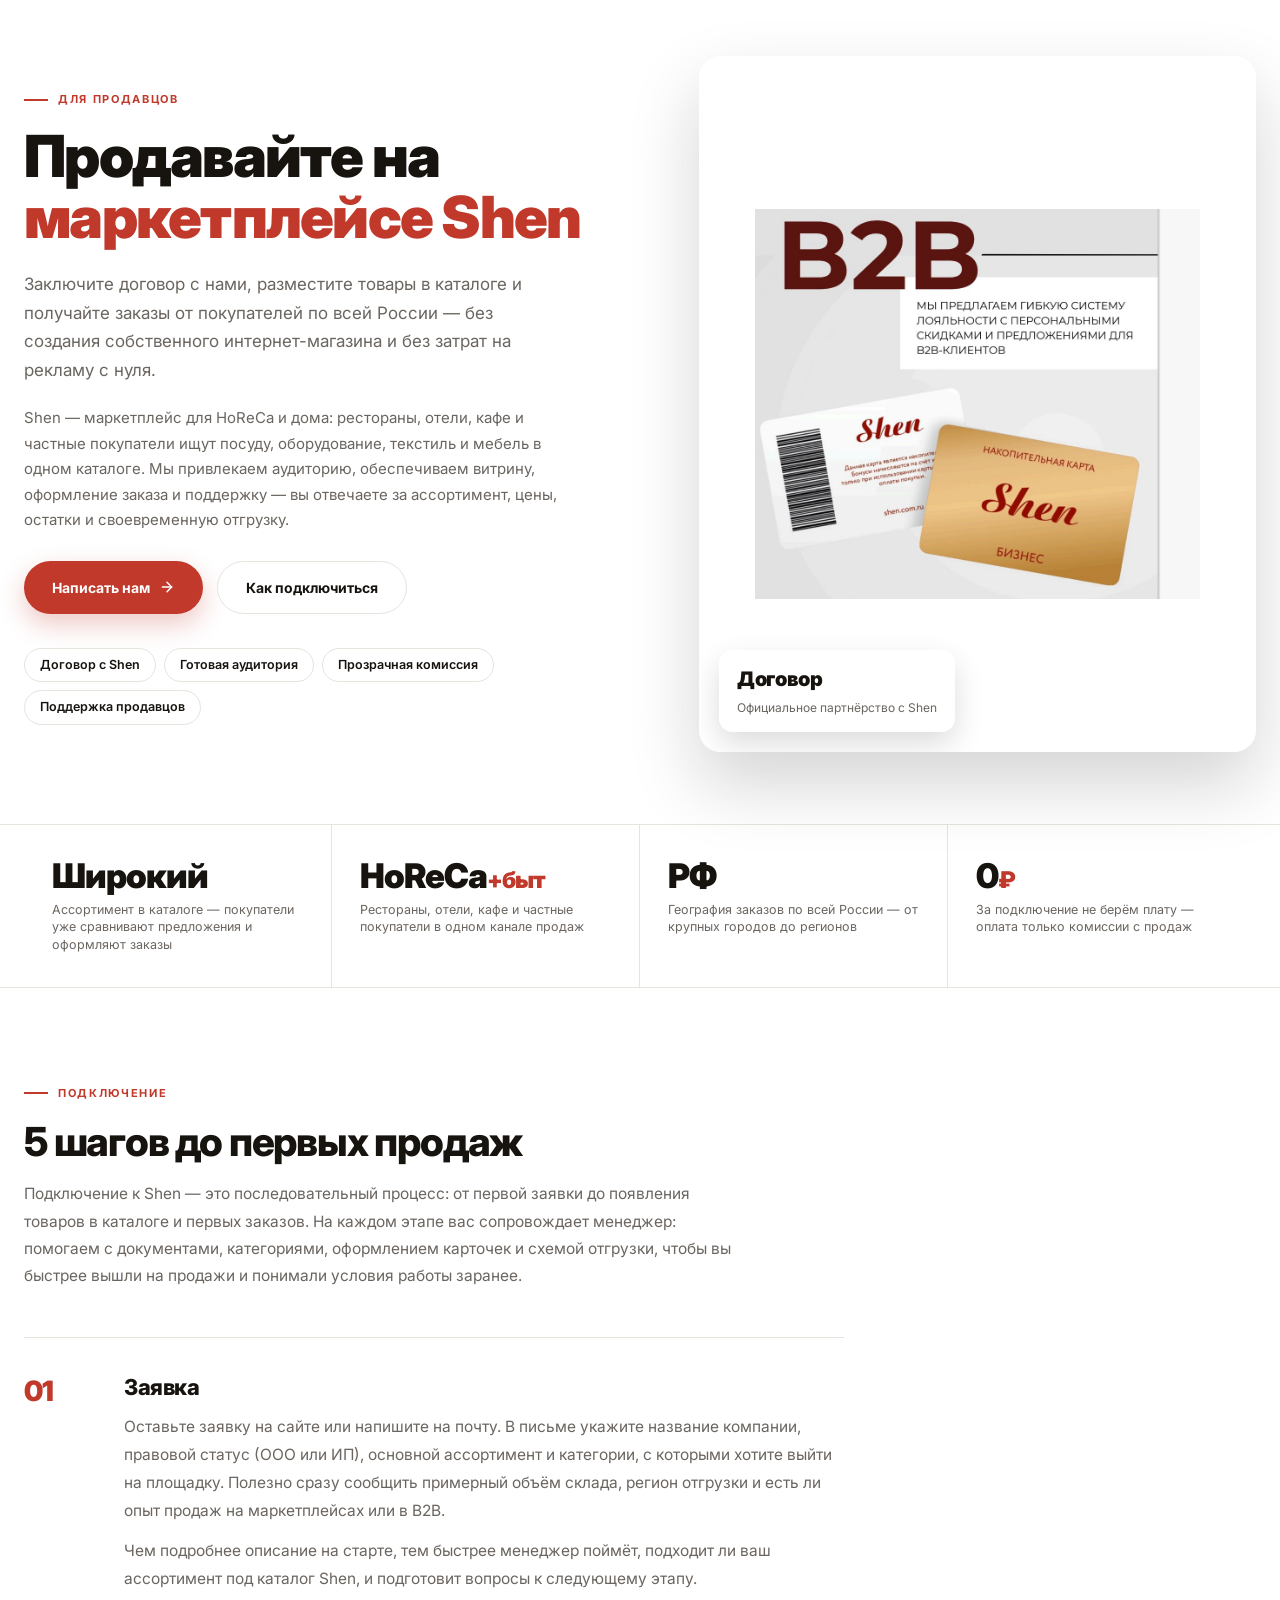
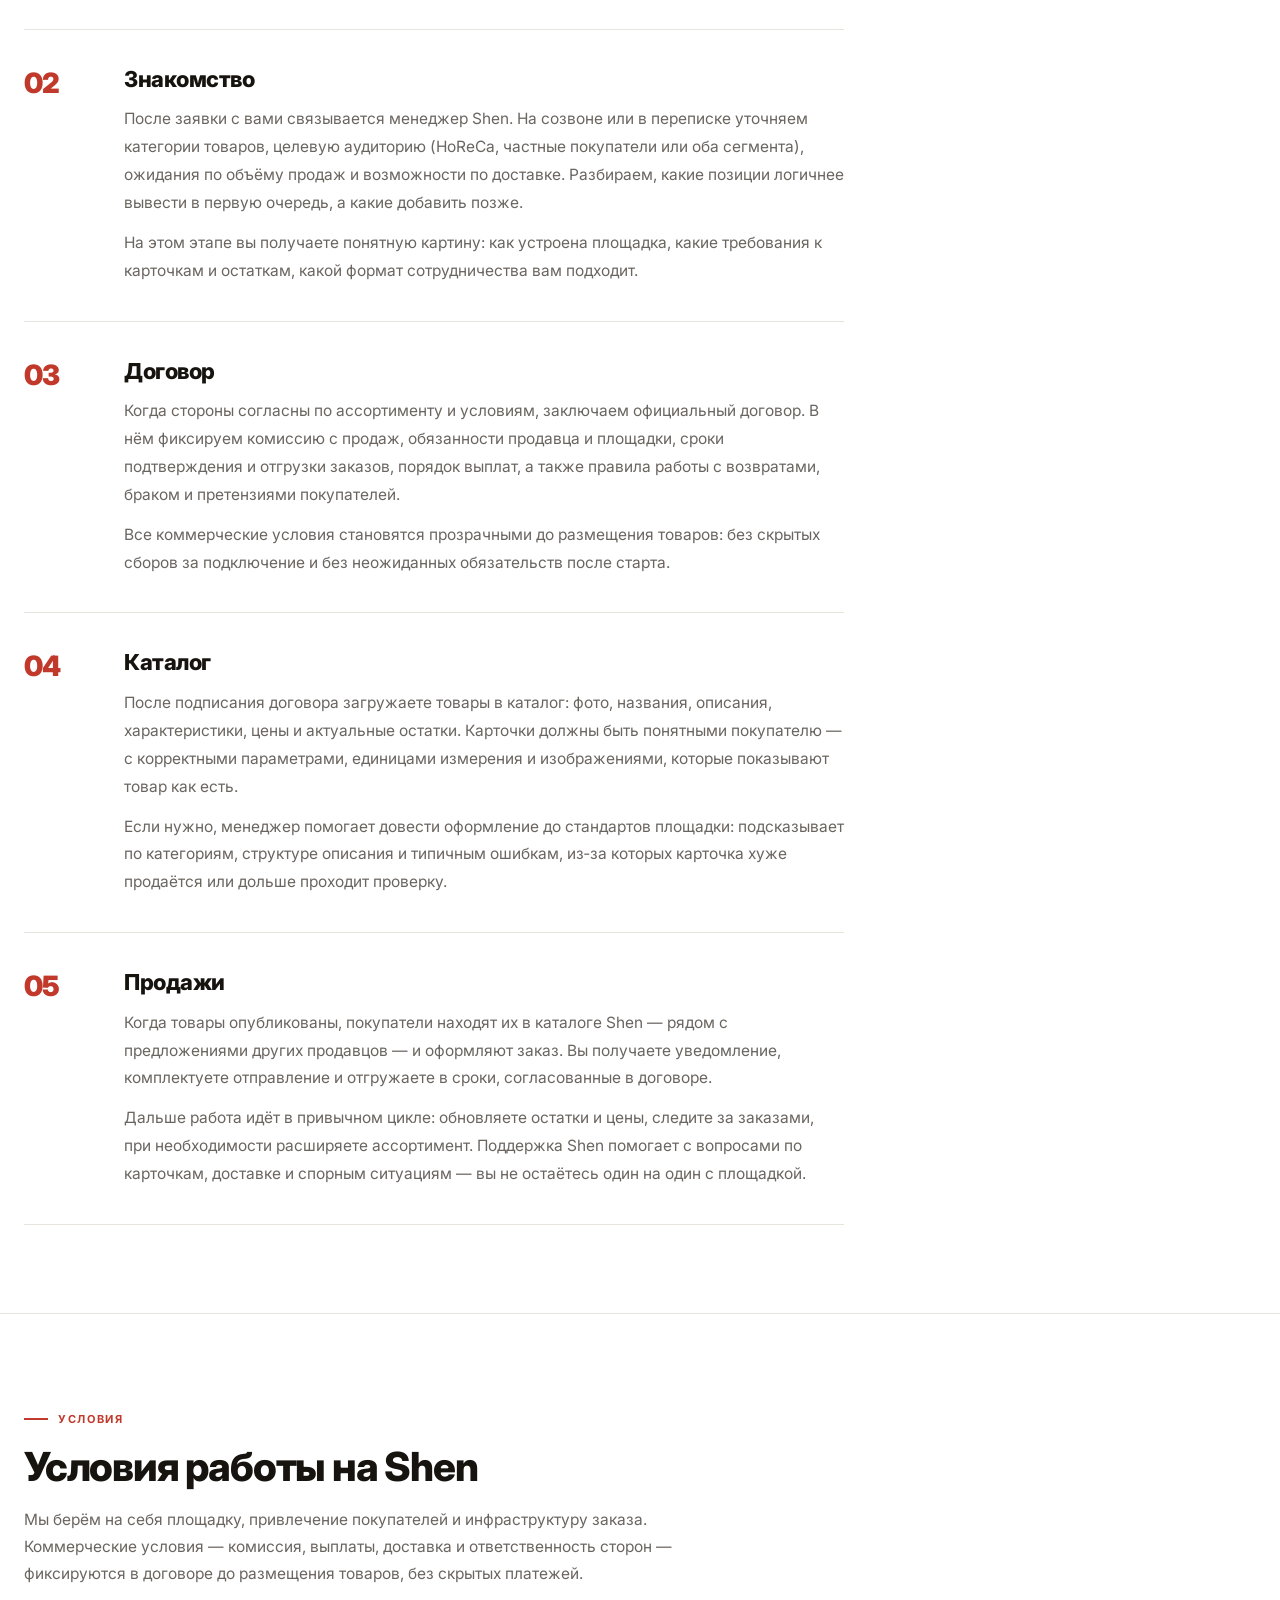
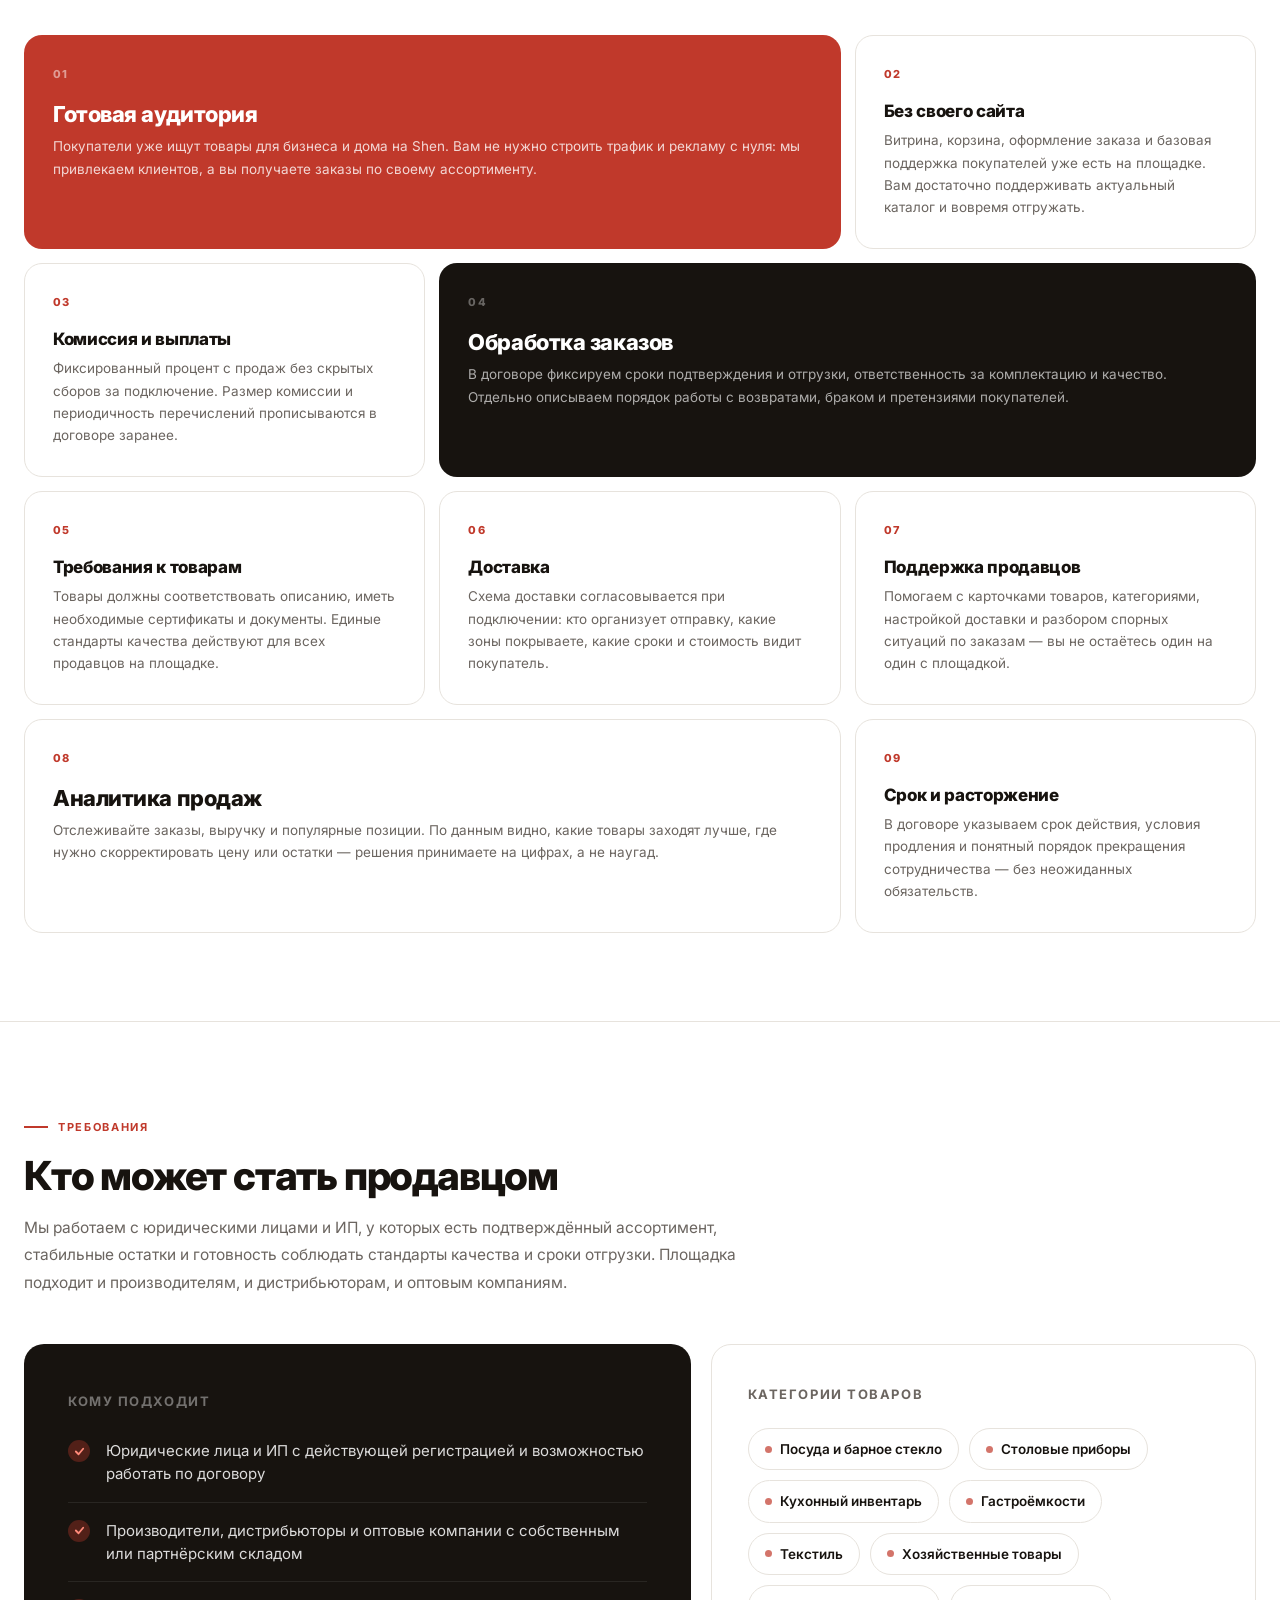
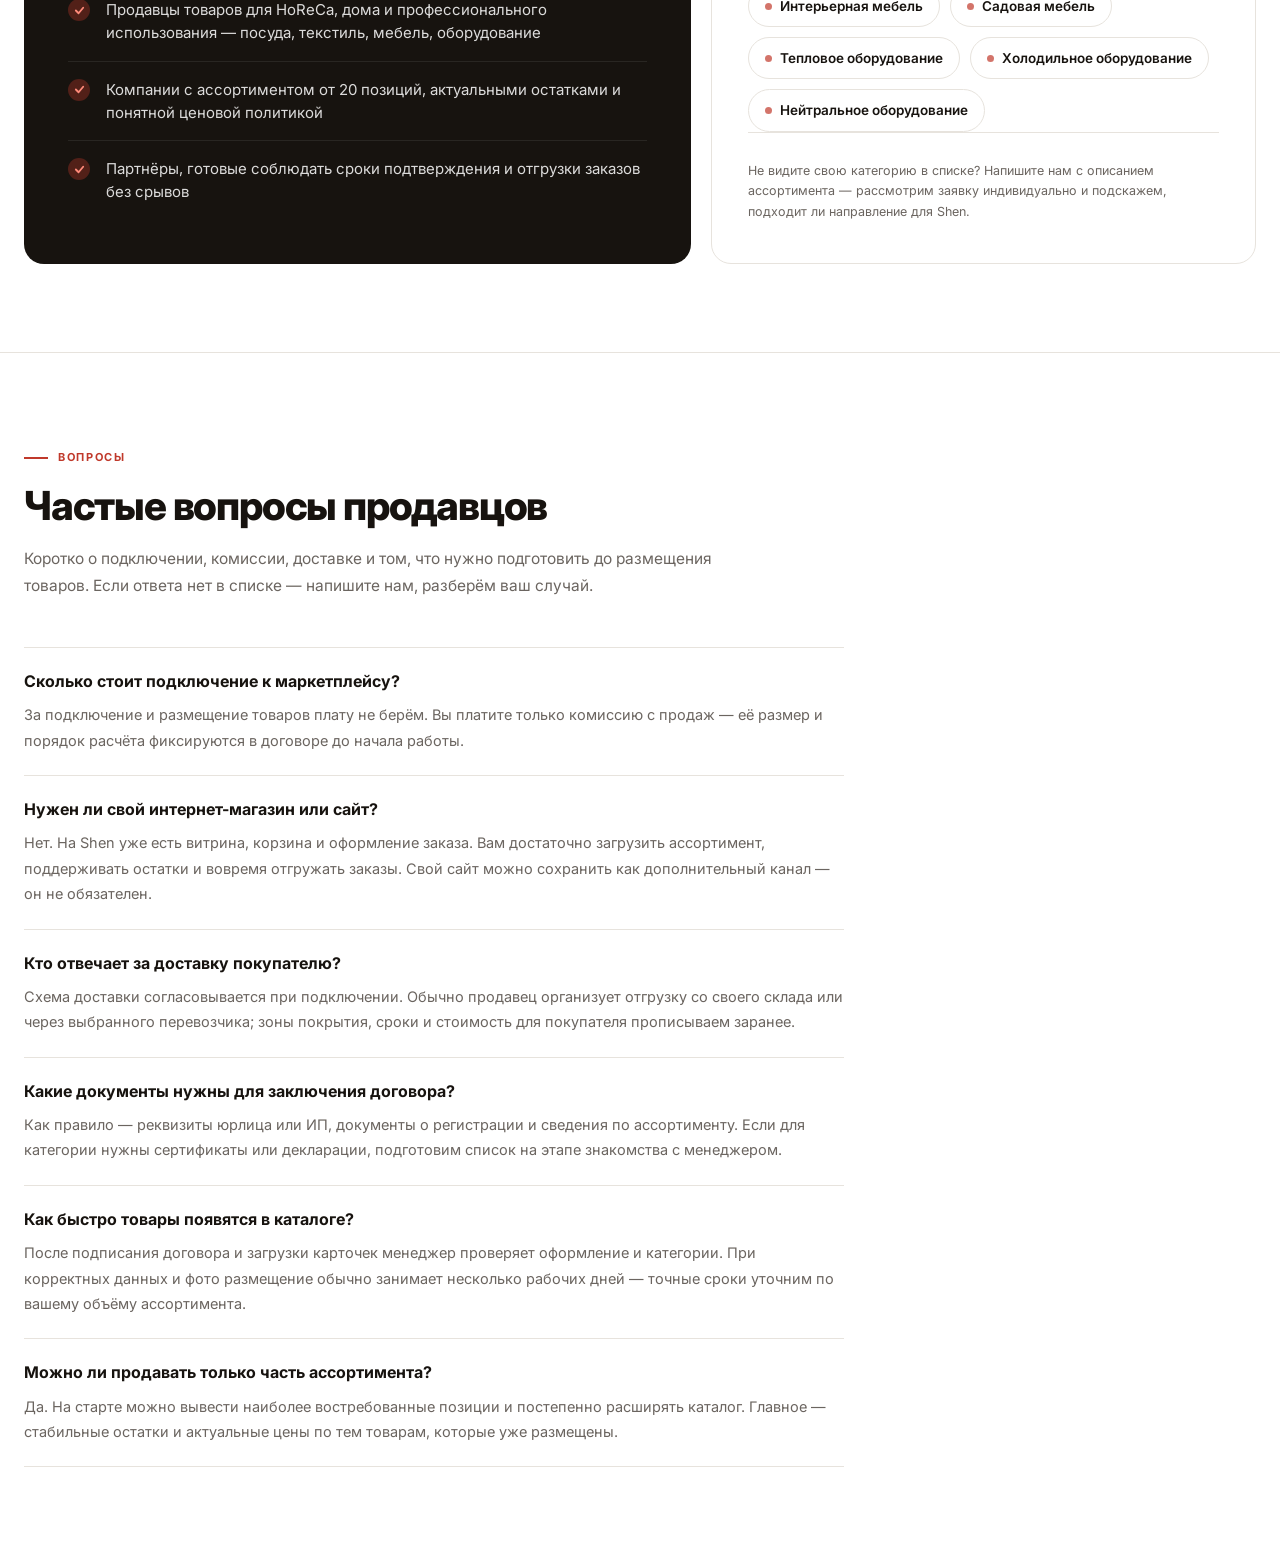
<file: become-seller.html>
<!DOCTYPE html>
<html lang="ru">
<head>
  <meta charset="UTF-8" />
  <meta name="viewport" content="width=device-width, initial-scale=1.0" />
  <title>Стать продавцом — Shen</title>
  <meta name="description" content="Станьте продавцом на маркетплейсе Shen: заключите договор, разместите товары и продавайте тысячам покупателей по всей России." />
  <link rel="stylesheet" href="become-seller.css" />
</head>
<body>
  <section class="shp-hero">
    <div class="shp-container">
      <div class="shp-hero-grid">
        <div>
          <div class="shp-eyebrow">Для продавцов</div>
          <h1 class="shp-h1">Продавайте на <em>маркетплейсе Shen</em></h1>
          <p class="shp-lead">Заключите договор с нами, разместите товары в каталоге и получайте заказы от покупателей по всей России — без создания собственного интернет-магазина и без затрат на рекламу с нуля.</p>
          <p class="shp-lead" style="margin-bottom:28px;font-size:15px;">Shen — маркетплейс для HoReCa и дома: рестораны, отели, кафе и частные покупатели ищут посуду, оборудование, текстиль и мебель в одном каталоге. Мы привлекаем аудиторию, обеспечиваем витрину, оформление заказа и поддержку — вы отвечаете за ассортимент, цены, остатки и своевременную отгрузку.</p>
          <div class="shp-hero-actions">
            <a href="tel:+79780888643" class="shp-btn shp-btn--primary">
              Написать нам
              <svg viewBox="0 0 24 24" fill="none" stroke="currentColor" stroke-width="2.2" stroke-linecap="round" stroke-linejoin="round"><line x1="5" y1="12" x2="19" y2="12"/><polyline points="12 5 19 12 12 19"/></svg>
            </a>
            <a href="#steps" class="shp-btn shp-btn--ghost">Как подключиться</a>
          </div>
          <div class="shp-hero-tags">
            <span class="shp-tag">Договор с Shen</span>
            <span class="shp-tag">Готовая аудитория</span>
            <span class="shp-tag">Прозрачная комиссия</span>
            <span class="shp-tag">Поддержка продавцов</span>
          </div>
        </div>
        <div class="shp-hero-media">
          <img src="images/b2b-loyalty.png" alt="Продавцы на маркетплейсе Shen" loading="eager" style="object-fit:contain;padding:10%;background:#fff;">
          <div class="shp-hero-badge">
            <b>Договор</b>
            <span>Официальное партнёрство с Shen</span>
          </div>
        </div>
      </div>
    </div>
  </section>

  <div class="shp-stats-wrap">
    <div class="shp-container">
      <div class="shp-stats">
        <div class="shp-stat">
          <div class="shp-stat-num">Широкий</div>
          <div class="shp-stat-label">Ассортимент в каталоге — покупатели уже сравнивают предложения и оформляют заказы</div>
        </div>
        <div class="shp-stat">
          <div class="shp-stat-num">HoReCa<span>+быт</span></div>
          <div class="shp-stat-label">Рестораны, отели, кафе и частные покупатели в одном канале продаж</div>
        </div>
        <div class="shp-stat">
          <div class="shp-stat-num">РФ</div>
          <div class="shp-stat-label">География заказов по всей России — от крупных городов до регионов</div>
        </div>
        <div class="shp-stat">
          <div class="shp-stat-num">0<span>₽</span></div>
          <div class="shp-stat-label">За подключение не берём плату — оплата только комиссии с продаж</div>
        </div>
      </div>
    </div>
  </div>

  <section class="shp-section" id="steps">
    <div class="shp-container">
      <div class="shp-section-head">
        <div class="shp-eyebrow">Подключение</div>
        <h2 class="shp-h2">5 шагов до первых продаж</h2>
        <p class="shp-section-text">Подключение к Shen — это последовательный процесс: от первой заявки до появления товаров в каталоге и первых заказов. На каждом этапе вас сопровождает менеджер: помогаем с документами, категориями, оформлением карточек и схемой отгрузки, чтобы вы быстрее вышли на продажи и понимали условия работы заранее.</p>
      </div>
      <div class="shp-steps">
        <div class="shp-step">
          <div class="shp-step-num">01</div>
          <div>
            <div class="shp-step-title">Заявка</div>
            <p class="shp-step-text">Оставьте заявку на сайте или напишите на почту. В письме укажите название компании, правовой статус (ООО или ИП), основной ассортимент и категории, с которыми хотите выйти на площадку. Полезно сразу сообщить примерный объём склада, регион отгрузки и есть ли опыт продаж на маркетплейсах или в B2B.</p>
            <p class="shp-step-text">Чем подробнее описание на старте, тем быстрее менеджер поймёт, подходит ли ваш ассортимент под каталог Shen, и подготовит вопросы к следующему этапу.</p>
          </div>
        </div>
        <div class="shp-step">
          <div class="shp-step-num">02</div>
          <div>
            <div class="shp-step-title">Знакомство</div>
            <p class="shp-step-text">После заявки с вами связывается менеджер Shen. На созвоне или в переписке уточняем категории товаров, целевую аудиторию (HoReCa, частные покупатели или оба сегмента), ожидания по объёму продаж и возможности по доставке. Разбираем, какие позиции логичнее вывести в первую очередь, а какие добавить позже.</p>
            <p class="shp-step-text">На этом этапе вы получаете понятную картину: как устроена площадка, какие требования к карточкам и остаткам, какой формат сотрудничества вам подходит.</p>
          </div>
        </div>
        <div class="shp-step">
          <div class="shp-step-num">03</div>
          <div>
            <div class="shp-step-title">Договор</div>
            <p class="shp-step-text">Когда стороны согласны по ассортименту и условиям, заключаем официальный договор. В нём фиксируем комиссию с продаж, обязанности продавца и площадки, сроки подтверждения и отгрузки заказов, порядок выплат, а также правила работы с возвратами, браком и претензиями покупателей.</p>
            <p class="shp-step-text">Все коммерческие условия становятся прозрачными до размещения товаров: без скрытых сборов за подключение и без неожиданных обязательств после старта.</p>
          </div>
        </div>
        <div class="shp-step">
          <div class="shp-step-num">04</div>
          <div>
            <div class="shp-step-title">Каталог</div>
            <p class="shp-step-text">После подписания договора загружаете товары в каталог: фото, названия, описания, характеристики, цены и актуальные остатки. Карточки должны быть понятными покупателю — с корректными параметрами, единицами измерения и изображениями, которые показывают товар как есть.</p>
            <p class="shp-step-text">Если нужно, менеджер помогает довести оформление до стандартов площадки: подсказывает по категориям, структуре описания и типичным ошибкам, из‑за которых карточка хуже продаётся или дольше проходит проверку.</p>
          </div>
        </div>
        <div class="shp-step">
          <div class="shp-step-num">05</div>
          <div>
            <div class="shp-step-title">Продажи</div>
            <p class="shp-step-text">Когда товары опубликованы, покупатели находят их в каталоге Shen — рядом с предложениями других продавцов — и оформляют заказ. Вы получаете уведомление, комплектуете отправление и отгружаете в сроки, согласованные в договоре.</p>
            <p class="shp-step-text">Дальше работа идёт в привычном цикле: обновляете остатки и цены, следите за заказами, при необходимости расширяете ассортимент. Поддержка Shen помогает с вопросами по карточкам, доставке и спорным ситуациям — вы не остаётесь один на один с площадкой.</p>
          </div>
        </div>
      </div>
    </div>
  </section>

  <section class="shp-terms-section" id="terms">
    <div class="shp-container">
      <div class="shp-section-head">
        <div class="shp-eyebrow">Условия</div>
        <h2 class="shp-h2">Условия работы на Shen</h2>
        <p class="shp-section-text">Мы берём на себя площадку, привлечение покупателей и инфраструктуру заказа. Коммерческие условия — комиссия, выплаты, доставка и ответственность сторон — фиксируются в договоре до размещения товаров, без скрытых платежей.</p>
      </div>
      <div class="shp-bento">

        
        <div class="shp-bitem shp-bitem--wide shp-bitem--red">
          <span class="shp-bitem-num">01</span>
          <div class="shp-bitem-title">Готовая аудитория</div>
          <div class="shp-bitem-text">Покупатели уже ищут товары для бизнеса и дома на Shen. Вам не нужно строить трафик и рекламу с нуля: мы привлекаем клиентов, а вы получаете заказы по своему ассортименту.</div>
        </div>
        <div class="shp-bitem shp-bitem--soft">
          <span class="shp-bitem-num">02</span>
          <div class="shp-bitem-title">Без своего сайта</div>
          <div class="shp-bitem-text">Витрина, корзина, оформление заказа и базовая поддержка покупателей уже есть на площадке. Вам достаточно поддерживать актуальный каталог и вовремя отгружать.</div>
        </div>

        
        <div class="shp-bitem">
          <span class="shp-bitem-num">03</span>
          <div class="shp-bitem-title">Комиссия и выплаты</div>
          <div class="shp-bitem-text">Фиксированный процент с продаж без скрытых сборов за подключение. Размер комиссии и периодичность перечислений прописываются в договоре заранее.</div>
        </div>
        <div class="shp-bitem shp-bitem--wide shp-bitem--dark">
          <span class="shp-bitem-num">04</span>
          <div class="shp-bitem-title">Обработка заказов</div>
          <div class="shp-bitem-text">В договоре фиксируем сроки подтверждения и отгрузки, ответственность за комплектацию и качество. Отдельно описываем порядок работы с возвратами, браком и претензиями покупателей.</div>
        </div>

        
        <div class="shp-bitem shp-bitem--soft">
          <span class="shp-bitem-num">05</span>
          <div class="shp-bitem-title">Требования к товарам</div>
          <div class="shp-bitem-text">Товары должны соответствовать описанию, иметь необходимые сертификаты и документы. Единые стандарты качества действуют для всех продавцов на площадке.</div>
        </div>
        <div class="shp-bitem">
          <span class="shp-bitem-num">06</span>
          <div class="shp-bitem-title">Доставка</div>
          <div class="shp-bitem-text">Схема доставки согласовывается при подключении: кто организует отправку, какие зоны покрываете, какие сроки и стоимость видит покупатель.</div>
        </div>
        <div class="shp-bitem shp-bitem--soft">
          <span class="shp-bitem-num">07</span>
          <div class="shp-bitem-title">Поддержка продавцов</div>
          <div class="shp-bitem-text">Помогаем с карточками товаров, категориями, настройкой доставки и разбором спорных ситуаций по заказам — вы не остаётесь один на один с площадкой.</div>
        </div>

        
        <div class="shp-bitem shp-bitem--wide">
          <span class="shp-bitem-num">08</span>
          <div class="shp-bitem-title">Аналитика продаж</div>
          <div class="shp-bitem-text">Отслеживайте заказы, выручку и популярные позиции. По данным видно, какие товары заходят лучше, где нужно скорректировать цену или остатки — решения принимаете на цифрах, а не наугад.</div>
        </div>
        <div class="shp-bitem shp-bitem--soft">
          <span class="shp-bitem-num">09</span>
          <div class="shp-bitem-title">Срок и расторжение</div>
          <div class="shp-bitem-text">В договоре указываем срок действия, условия продления и понятный порядок прекращения сотрудничества — без неожиданных обязательств.</div>
        </div>

      </div>
    </div>
  </section>

  <section class="shp-section shp-section--soft">
    <div class="shp-container">
      <div class="shp-section-head">
        <div class="shp-eyebrow">Требования</div>
        <h2 class="shp-h2">Кто может стать продавцом</h2>
        <p class="shp-section-text">Мы работаем с юридическими лицами и ИП, у которых есть подтверждённый ассортимент, стабильные остатки и готовность соблюдать стандарты качества и сроки отгрузки. Площадка подходит и производителям, и дистрибьюторам, и оптовым компаниям.</p>
      </div>
      <div class="shp-who-wrap">
        <div class="shp-who-left">
          <div class="shp-who-left-title">Кому подходит</div>
          <ul class="shp-who-checks">
            <li>
              <span class="shp-who-check-icon">
                <svg viewBox="0 0 12 12" fill="none" stroke="currentColor" stroke-width="2" stroke-linecap="round" stroke-linejoin="round"><polyline points="2 6 5 9 10 3"/></svg>
              </span>
              Юридические лица и ИП с действующей регистрацией и возможностью работать по договору
            </li>
            <li>
              <span class="shp-who-check-icon">
                <svg viewBox="0 0 12 12" fill="none" stroke="currentColor" stroke-width="2" stroke-linecap="round" stroke-linejoin="round"><polyline points="2 6 5 9 10 3"/></svg>
              </span>
              Производители, дистрибьюторы и оптовые компании с собственным или партнёрским складом
            </li>
            <li>
              <span class="shp-who-check-icon">
                <svg viewBox="0 0 12 12" fill="none" stroke="currentColor" stroke-width="2" stroke-linecap="round" stroke-linejoin="round"><polyline points="2 6 5 9 10 3"/></svg>
              </span>
              Продавцы товаров для HoReCa, дома и профессионального использования — посуда, текстиль, мебель, оборудование
            </li>
            <li>
              <span class="shp-who-check-icon">
                <svg viewBox="0 0 12 12" fill="none" stroke="currentColor" stroke-width="2" stroke-linecap="round" stroke-linejoin="round"><polyline points="2 6 5 9 10 3"/></svg>
              </span>
              Компании с ассортиментом от 20 позиций, актуальными остатками и понятной ценовой политикой
            </li>
            <li>
              <span class="shp-who-check-icon">
                <svg viewBox="0 0 12 12" fill="none" stroke="currentColor" stroke-width="2" stroke-linecap="round" stroke-linejoin="round"><polyline points="2 6 5 9 10 3"/></svg>
              </span>
              Партнёры, готовые соблюдать сроки подтверждения и отгрузки заказов без срывов
            </li>
          </ul>
        </div>
        <div class="shp-who-right">
          <div class="shp-who-right-title">Категории товаров</div>
          <div class="shp-cats">
            <span class="shp-cat"><span class="shp-cat-dot"></span>Посуда и барное стекло</span>
            <span class="shp-cat"><span class="shp-cat-dot"></span>Столовые приборы</span>
            <span class="shp-cat"><span class="shp-cat-dot"></span>Кухонный инвентарь</span>
            <span class="shp-cat"><span class="shp-cat-dot"></span>Гастроёмкости</span>
            <span class="shp-cat"><span class="shp-cat-dot"></span>Текстиль</span>
            <span class="shp-cat"><span class="shp-cat-dot"></span>Хозяйственные товары</span>
            <span class="shp-cat"><span class="shp-cat-dot"></span>Интерьерная мебель</span>
            <span class="shp-cat"><span class="shp-cat-dot"></span>Садовая мебель</span>
            <span class="shp-cat"><span class="shp-cat-dot"></span>Тепловое оборудование</span>
            <span class="shp-cat"><span class="shp-cat-dot"></span>Холодильное оборудование</span>
            <span class="shp-cat"><span class="shp-cat-dot"></span>Нейтральное оборудование</span>
          </div>
          <p class="shp-who-note">Не видите свою категорию в списке? Напишите нам с описанием ассортимента — рассмотрим заявку индивидуально и подскажем, подходит ли направление для Shen.</p>
        </div>
      </div>
    </div>
  </section>

  <section class="shp-section" id="faq">
    <div class="shp-container">
      <div class="shp-section-head">
        <div class="shp-eyebrow">Вопросы</div>
        <h2 class="shp-h2">Частые вопросы продавцов</h2>
        <p class="shp-section-text">Коротко о подключении, комиссии, доставке и том, что нужно подготовить до размещения товаров. Если ответа нет в списке — напишите нам, разберём ваш случай.</p>
      </div>
      <div class="shp-faq">
        <div class="shp-faq-item">
          <div class="shp-faq-q">Сколько стоит подключение к маркетплейсу?</div>
          <div class="shp-faq-a">За подключение и размещение товаров плату не берём. Вы платите только комиссию с продаж — её размер и порядок расчёта фиксируются в договоре до начала работы.</div>
        </div>
        <div class="shp-faq-item">
          <div class="shp-faq-q">Нужен ли свой интернет-магазин или сайт?</div>
          <div class="shp-faq-a">Нет. На Shen уже есть витрина, корзина и оформление заказа. Вам достаточно загрузить ассортимент, поддерживать остатки и вовремя отгружать заказы. Свой сайт можно сохранить как дополнительный канал — он не обязателен.</div>
        </div>
        <div class="shp-faq-item">
          <div class="shp-faq-q">Кто отвечает за доставку покупателю?</div>
          <div class="shp-faq-a">Схема доставки согласовывается при подключении. Обычно продавец организует отгрузку со своего склада или через выбранного перевозчика; зоны покрытия, сроки и стоимость для покупателя прописываем заранее.</div>
        </div>
        <div class="shp-faq-item">
          <div class="shp-faq-q">Какие документы нужны для заключения договора?</div>
          <div class="shp-faq-a">Как правило — реквизиты юрлица или ИП, документы о регистрации и сведения по ассортименту. Если для категории нужны сертификаты или декларации, подготовим список на этапе знакомства с менеджером.</div>
        </div>
        <div class="shp-faq-item">
          <div class="shp-faq-q">Как быстро товары появятся в каталоге?</div>
          <div class="shp-faq-a">После подписания договора и загрузки карточек менеджер проверяет оформление и категории. При корректных данных и фото размещение обычно занимает несколько рабочих дней — точные сроки уточним по вашему объёму ассортимента.</div>
        </div>
        <div class="shp-faq-item">
          <div class="shp-faq-q">Можно ли продавать только часть ассортимента?</div>
          <div class="shp-faq-a">Да. На старте можно вывести наиболее востребованные позиции и постепенно расширять каталог. Главное — стабильные остатки и актуальные цены по тем товарам, которые уже размещены.</div>
        </div>
      </div>
    </div>
  </section>

</body>
</html>
</file>
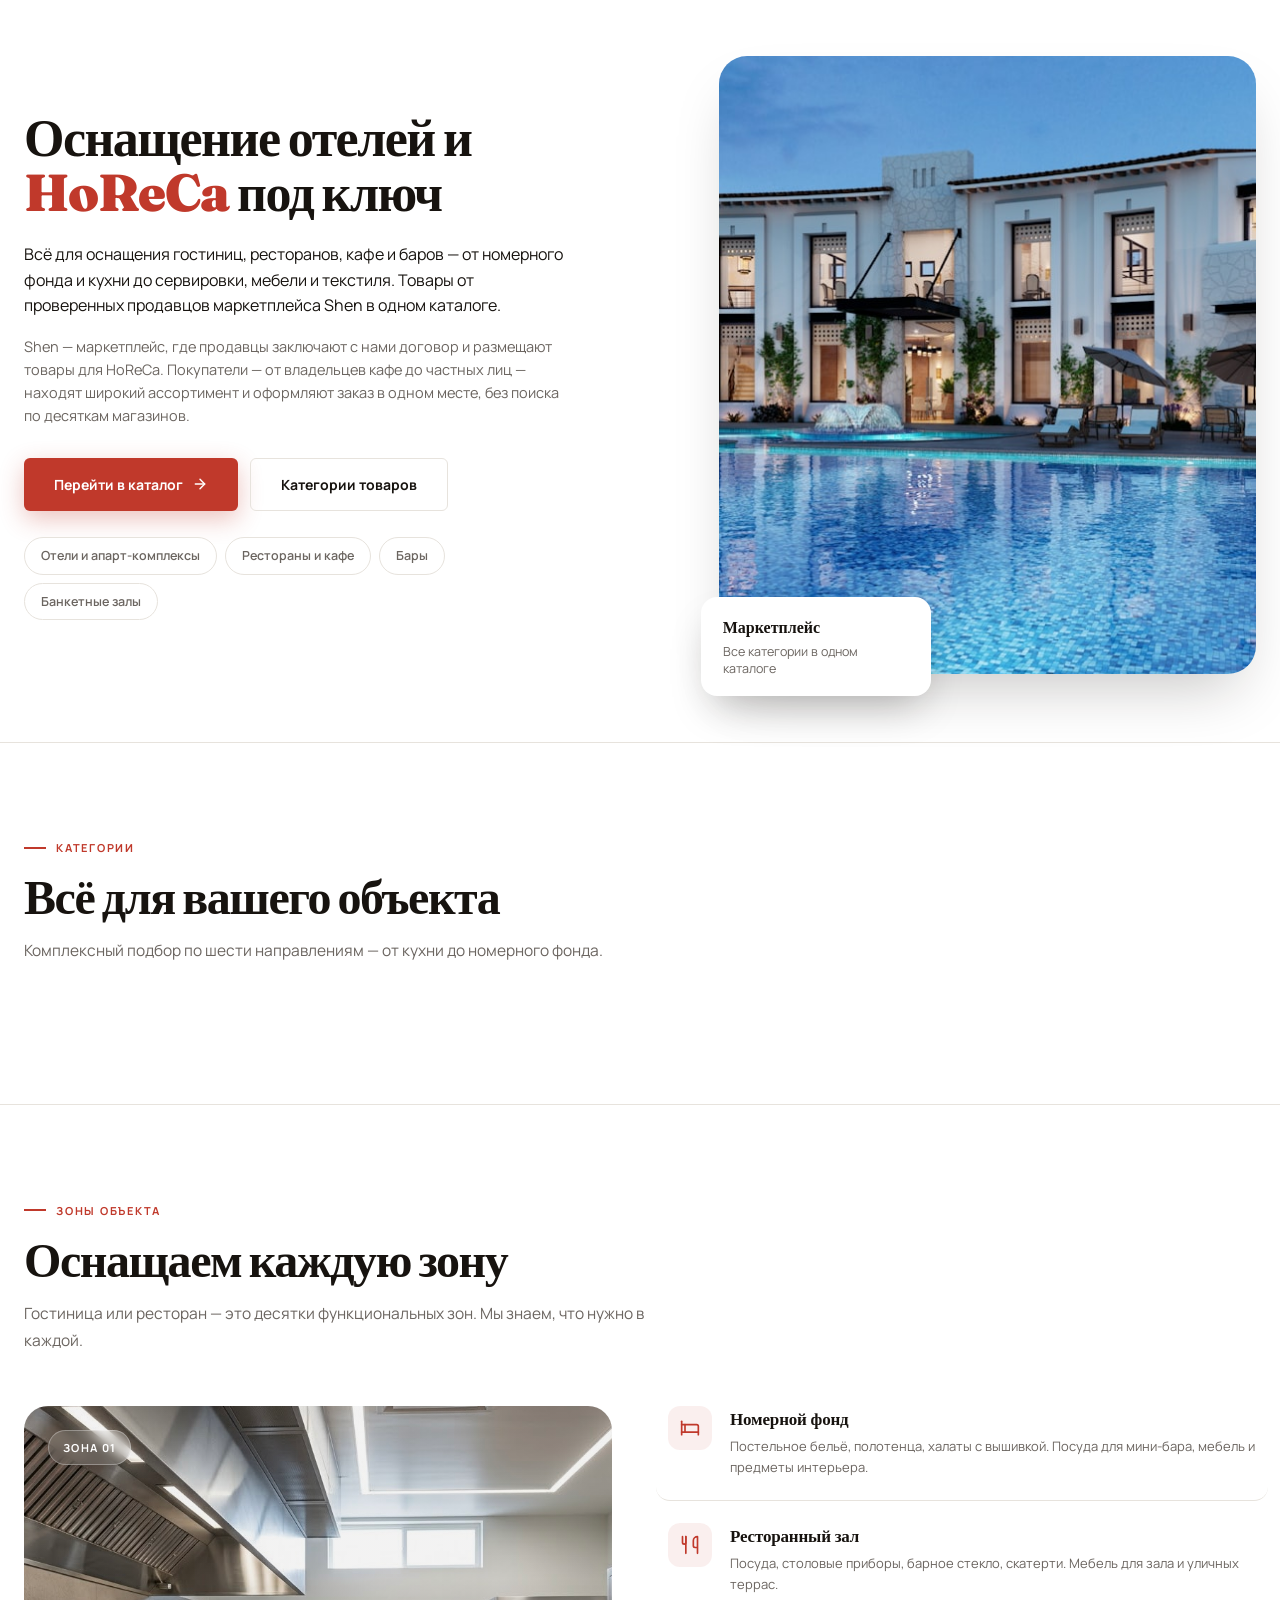
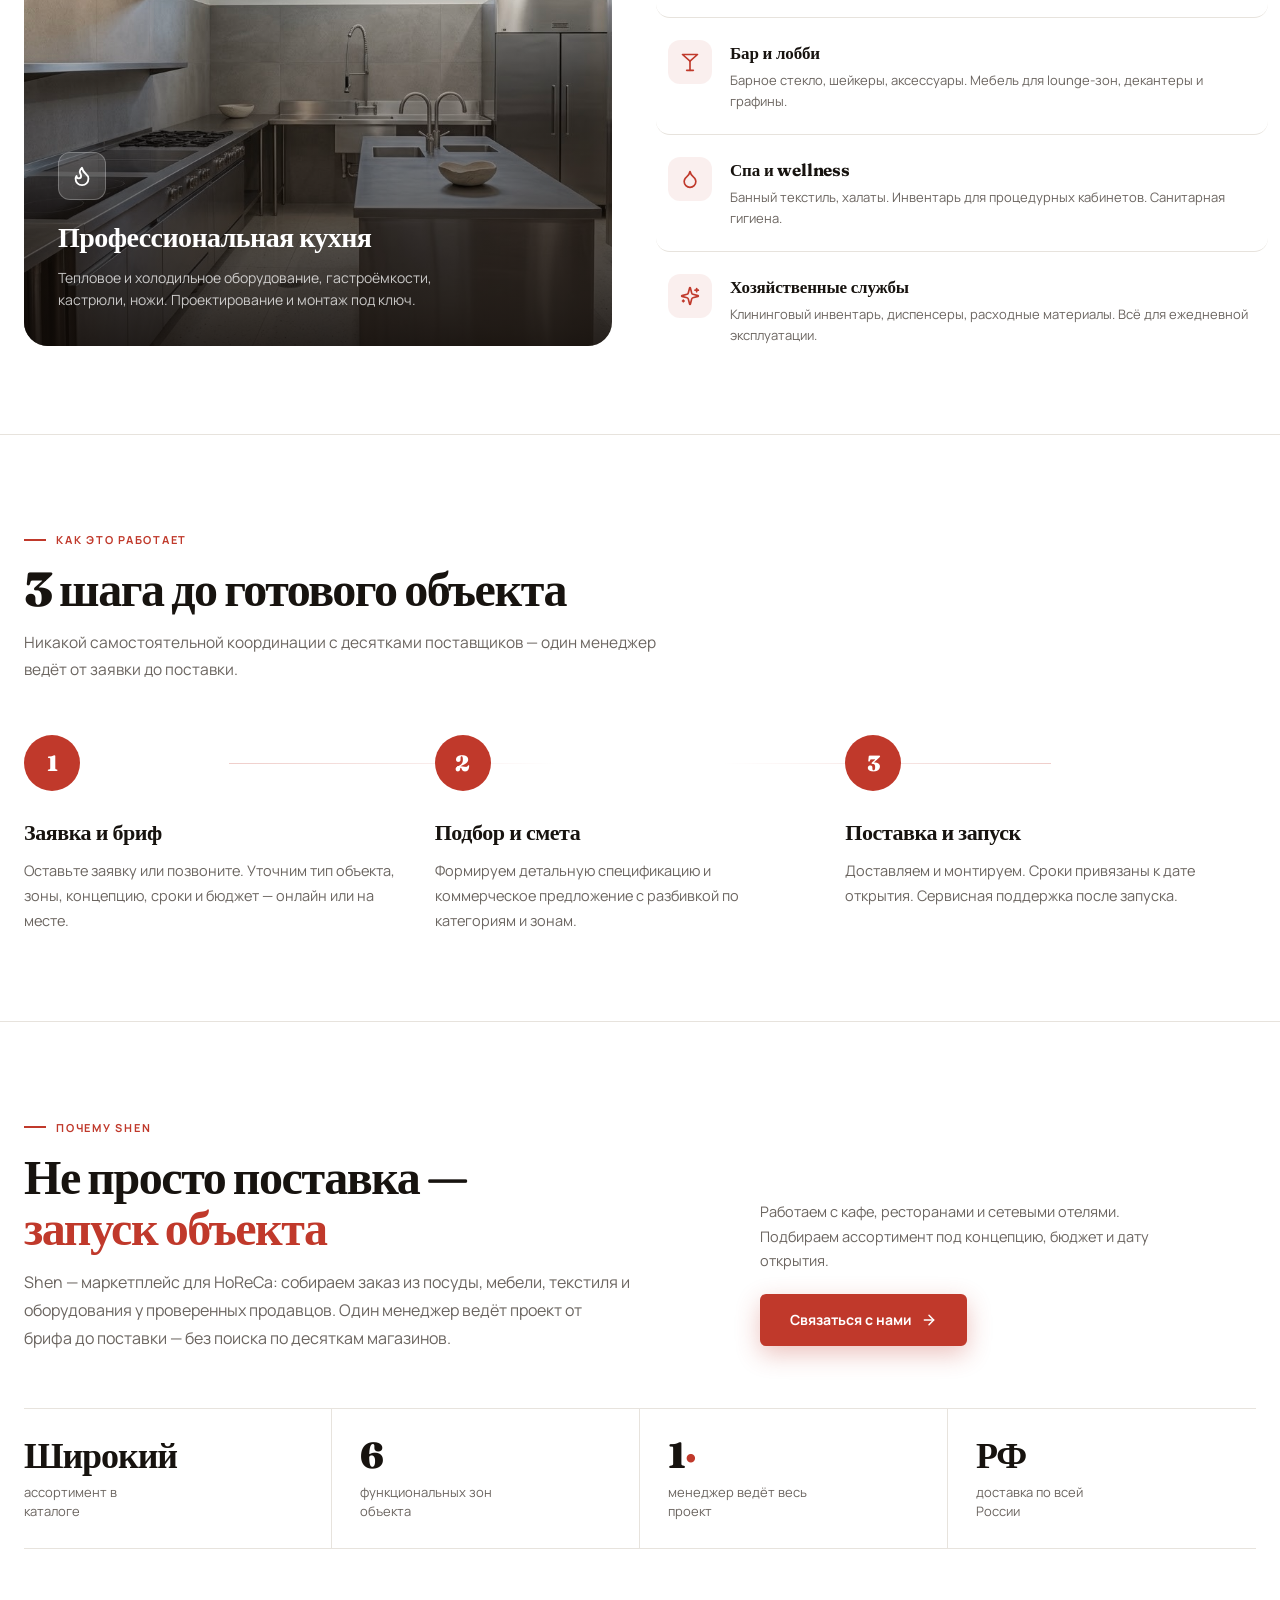
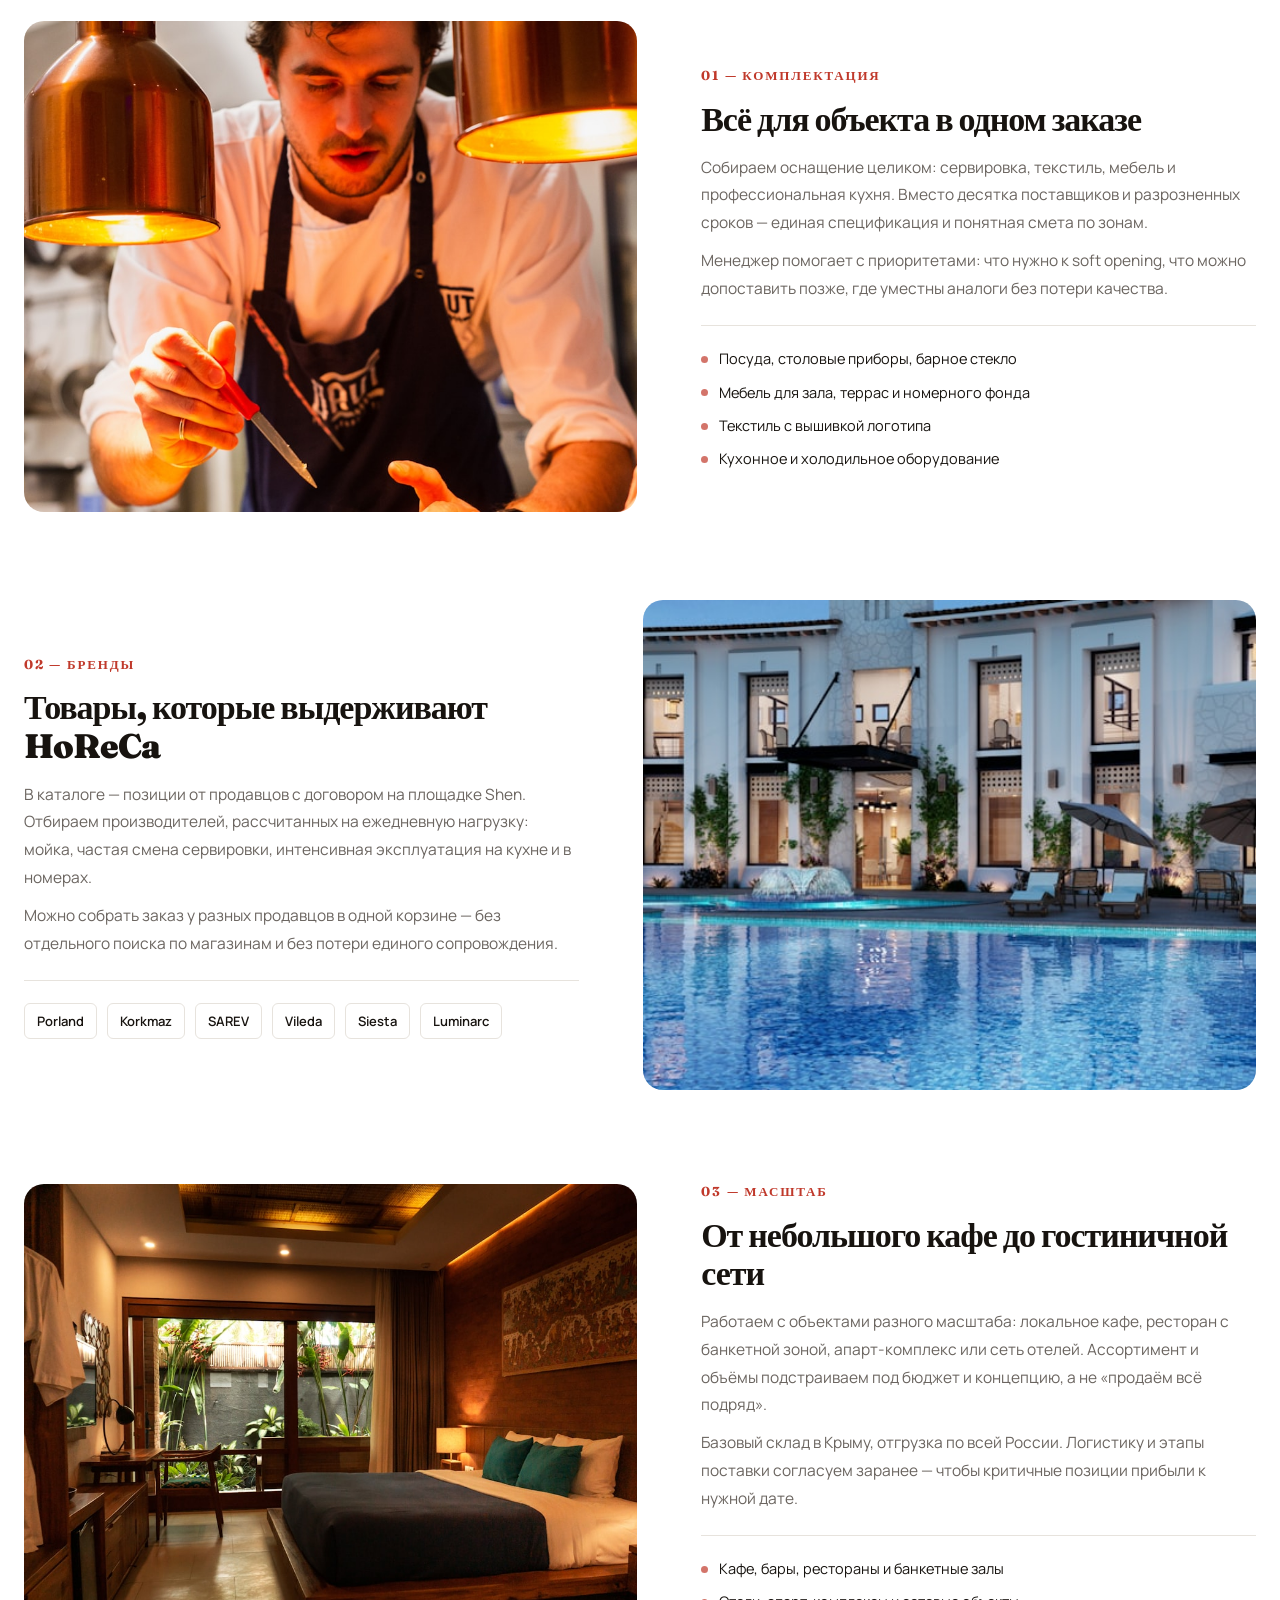
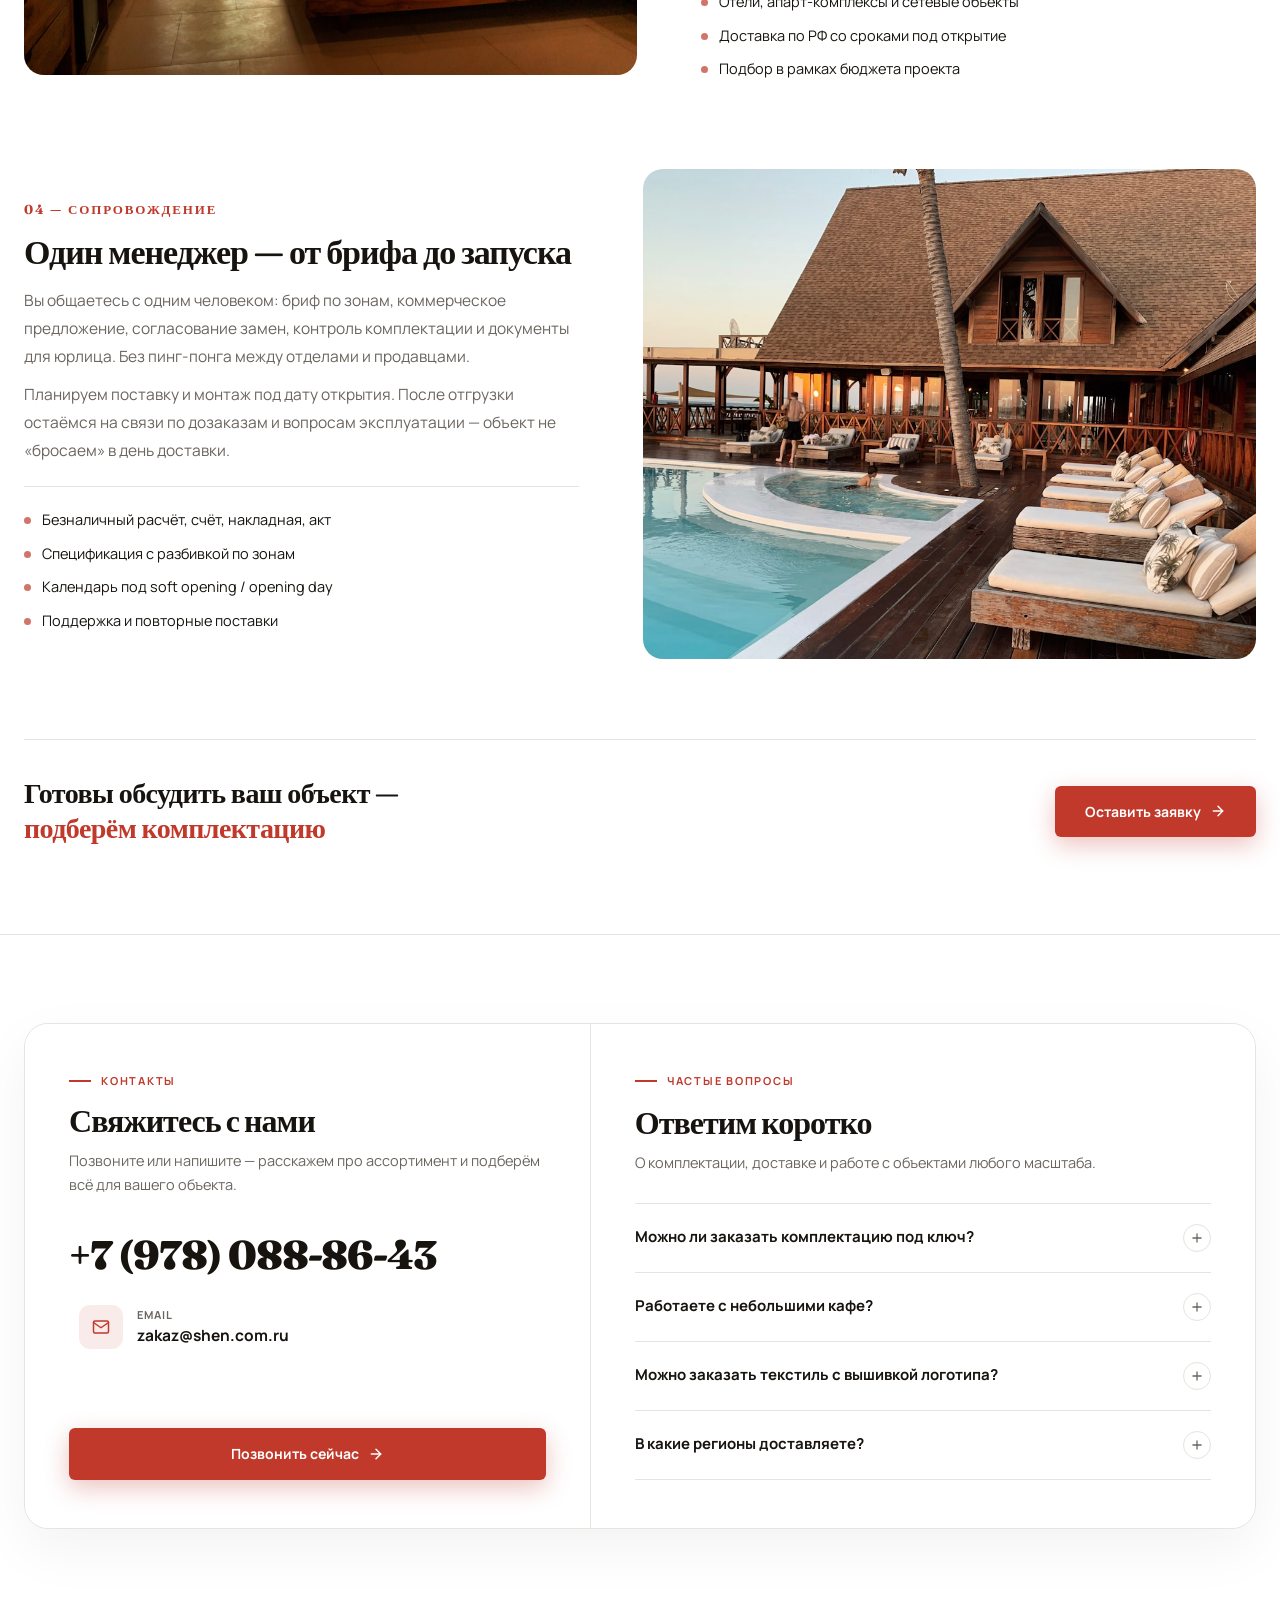
<file: hotels-horeca.html>
<!DOCTYPE html>
<html lang="ru">
<head>
  <meta charset="UTF-8" />
  <meta name="viewport" content="width=device-width, initial-scale=1.0" />
  <title>Гостиницы и HoReCa</title>
  <meta name="description" content="Shen — всё для оснащения гостиниц, ресторанов, кафе и баров. Посуда, мебель, текстиль, кухонный инвентарь и профессиональное оборудование. Оставьте заявку — подберём под ваш объект." />
  <link rel="preconnect" href="https://fonts.googleapis.com">
  <link rel="preconnect" href="https://fonts.gstatic.com" crossorigin>
  <link href="https://fonts.googleapis.com/css2?family=Fraunces:ital,opsz,wght@0,9..144,300;0,9..144,400;0,9..144,700;0,9..144,900;1,9..144,300;1,9..144,900&family=Manrope:wght@400;500;600;700;800&display=swap" rel="stylesheet">
  <link rel="stylesheet" href="hotels-horeca.css" />
</head>
<body>

  
  <section class="h-hero" id="hero">
    <div class="h-container">
      <div class="h-hero-grid">
        <div class="h-hero-text">
          <h1 class="h-h1">Оснащение отелей и <em>HoReCa</em> под ключ</h1>
          <p class="h-hero-lead">Всё для оснащения гостиниц, ресторанов, кафе и баров — от номерного фонда и кухни до сервировки, мебели и текстиля. Товары от проверенных продавцов маркетплейса Shen в одном каталоге.</p>
          <p class="h-hero-lead h-hero-lead--muted">Shen — маркетплейс, где продавцы заключают с нами договор и размещают товары для HoReCa. Покупатели — от владельцев кафе до частных лиц — находят широкий ассортимент и оформляют заказ в одном месте, без поиска по десяткам магазинов.</p>
          <div class="h-hero-actions">
            <a href="#categories" class="h-btn h-btn--red">
              Перейти в каталог
              <svg viewBox="0 0 24 24" fill="none" stroke="currentColor" stroke-width="2.2" stroke-linecap="round" stroke-linejoin="round"><line x1="5" y1="12" x2="19" y2="12"/><polyline points="12 5 19 12 12 19"/></svg>
            </a>
            <a href="#categories" class="h-btn h-btn--outline">Категории товаров</a>
          </div>
          <div class="h-hero-tags">
            <span class="h-hero-tag">Отели и апарт-комплексы</span>
            <span class="h-hero-tag">Рестораны и кафе</span>
            <span class="h-hero-tag">Бары</span>
            <span class="h-hero-tag">Банкетные залы</span>
          </div>
        </div>
        <div class="h-hero-visual">
          <div class="h-hero-visual-frame">
            <img src="images/photo-1564501049412-61c2a3083791.jpeg" alt="Интерьер ресторана отеля" loading="eager" fetchpriority="high">
          </div>
          <div class="h-hero-badge">
            <div class="h-hero-badge-title">Маркетплейс</div>
            <div class="h-hero-badge-sub">Все категории в одном каталоге</div>
          </div>
        </div>
      </div>
    </div>
  </section>

  
  <section class="h-section" id="categories">
    <div class="h-container">
      <div class="h-section-head">
        <div class="h-eyebrow">Категории</div>
        <h2 class="h-h2">Всё для вашего объекта</h2>
        <p class="h-section-text">Комплексный подбор по шести направлениям — от кухни до номерного фонда.</p>
      </div>
   
    </div>
  </section>

  
  <section class="h-section h-section--soft">
    <div class="h-container">
      <div class="h-section-head">
        <div class="h-eyebrow">Зоны объекта</div>
        <h2 class="h-h2">Оснащаем каждую зону</h2>
        <p class="h-section-text">Гостиница или ресторан — это десятки функциональных зон. Мы знаем, что нужно в каждой.</p>
      </div>

      <div class="h-zones-bento">
        <div class="h-zones-feature">
          <img src="images/kuhny.jpg" alt="Профессиональная кухня">
          <div class="h-zones-feature-overlay"></div>
          <div class="h-zones-feature-badge">Зона 01</div>
          <div class="h-zones-feature-body">
            <div class="h-zones-feature-icon">
              <svg viewBox="0 0 24 24" fill="none" stroke="currentColor" stroke-width="2" stroke-linecap="round" stroke-linejoin="round"><path d="M8.5 14.5A2.5 2.5 0 0 0 11 12c0-1.38-.5-2-1-3-1.072-2.143-.224-4.054 2-6 .5 2.5 2 4.9 4 6.5 2 1.6 3 3.5 3 5.5a7 7 0 1 1-14 0c0-1.153.433-2.294 1-3a2.5 2.5 0 0 0 2.5 2.5z"/></svg>
            </div>
            <div class="h-zones-feature-title">Профессиональная кухня</div>
            <div class="h-zones-feature-text">Тепловое и холодильное оборудование, гастроёмкости, кастрюли, ножи. Проектирование и монтаж под ключ.</div>
          </div>
        </div>

        <div class="h-zones-side">
          <div class="h-zones-side-item">
            <div class="h-zones-side-icon">
              <svg viewBox="0 0 24 24" fill="none" stroke="currentColor" stroke-width="2" stroke-linecap="round" stroke-linejoin="round"><path d="M2 4v16"/><path d="M2 8h18a2 2 0 0 1 2 2v10"/><path d="M2 17h20"/><path d="M6 8v9"/></svg>
            </div>
            <div>
              <div class="h-zones-side-title">Номерной фонд</div>
              <div class="h-zones-side-text">Постельное бельё, полотенца, халаты с вышивкой. Посуда для мини-бара, мебель и предметы интерьера.</div>
            </div>
          </div>
          <div class="h-zones-side-item">
            <div class="h-zones-side-icon">
              <svg viewBox="0 0 24 24" fill="none" stroke="currentColor" stroke-width="2" stroke-linecap="round" stroke-linejoin="round"><path d="M3 2v7a2 2 0 0 0 2 2h0a2 2 0 0 0 2-2V2"/><path d="M7 2v20"/><path d="M21 15V2a5 5 0 0 0-5 5v6c0 1.1.9 2 2 2h3Zm0 0v7"/></svg>
            </div>
            <div>
              <div class="h-zones-side-title">Ресторанный зал</div>
              <div class="h-zones-side-text">Посуда, столовые приборы, барное стекло, скатерти. Мебель для зала и уличных террас.</div>
            </div>
          </div>
          <div class="h-zones-side-item">
            <div class="h-zones-side-icon">
              <svg viewBox="0 0 24 24" fill="none" stroke="currentColor" stroke-width="2" stroke-linecap="round" stroke-linejoin="round"><path d="M8 22h8"/><path d="M12 11v11"/><path d="M12 11 3 3h18Z"/></svg>
            </div>
            <div>
              <div class="h-zones-side-title">Бар и лобби</div>
              <div class="h-zones-side-text">Барное стекло, шейкеры, аксессуары. Мебель для lounge-зон, декантеры и графины.</div>
            </div>
          </div>
          <div class="h-zones-side-item">
            <div class="h-zones-side-icon">
              <svg viewBox="0 0 24 24" fill="none" stroke="currentColor" stroke-width="2" stroke-linecap="round" stroke-linejoin="round"><path d="M12 22a7 7 0 0 0 7-7c0-2-1-3.9-3-5.5s-3.5-4-4-6.5c-.5 2.5-2 4.9-4 6.5C6 11.1 5 13 5 15a7 7 0 0 0 7 7Z"/></svg>
            </div>
            <div>
              <div class="h-zones-side-title">Спа и wellness</div>
              <div class="h-zones-side-text">Банный текстиль, халаты. Инвентарь для процедурных кабинетов. Санитарная гигиена.</div>
            </div>
          </div>
          <div class="h-zones-side-item">
            <div class="h-zones-side-icon">
              <svg viewBox="0 0 24 24" fill="none" stroke="currentColor" stroke-width="2" stroke-linecap="round" stroke-linejoin="round"><path d="M9.937 15.5A2 2 0 0 0 8.5 14.063l-6.135-1.582a.5.5 0 0 1 0-.962L8.5 9.936A2 2 0 0 0 9.937 8.5l1.582-6.135a.5.5 0 0 1 .963 0L14.063 8.5A2 2 0 0 0 15.5 9.937l6.135 1.581a.5.5 0 0 1 0 .964L15.5 14.063a2 2 0 0 0-1.437 1.437l-1.582 6.135a.5.5 0 0 1-.963 0z"/><path d="M20 3v4"/><path d="M22 5h-4"/><path d="M4 17v2"/><path d="M5 18H3"/></svg>
            </div>
            <div>
              <div class="h-zones-side-title">Хозяйственные службы</div>
              <div class="h-zones-side-text">Клининговый инвентарь, диспенсеры, расходные материалы. Всё для ежедневной эксплуатации.</div>
            </div>
          </div>
        </div>
      </div>
    </div>
  </section>

  
  <section class="h-section">
    <div class="h-container">
      <div class="h-section-head">
        <div class="h-eyebrow">Как это работает</div>
        <h2 class="h-h2">3 шага до готового объекта</h2>
        <p class="h-section-text">Никакой самостоятельной координации с десятками поставщиков — один менеджер ведёт от заявки до поставки.</p>
      </div>
      <div class="h-steps">
        <div class="h-step">
          <div class="h-step-num">1</div>
          <div class="h-step-title">Заявка и бриф</div>
          <div class="h-step-text">Оставьте заявку или позвоните. Уточним тип объекта, зоны, концепцию, сроки и бюджет — онлайн или на месте.</div>
        </div>
        <div class="h-step">
          <div class="h-step-num">2</div>
          <div class="h-step-title">Подбор и смета</div>
          <div class="h-step-text">Формируем детальную спецификацию и коммерческое предложение с разбивкой по категориям и зонам.</div>
        </div>
        <div class="h-step">
          <div class="h-step-num">3</div>
          <div class="h-step-title">Поставка и запуск</div>
          <div class="h-step-text">Доставляем и монтируем. Сроки привязаны к дате открытия. Сервисная поддержка после запуска.</div>
        </div>
      </div>
    </div>
  </section>

  
  <section class="h-section h-section--soft h-why">
    <div class="h-container">
      <div class="h-why-head">
        <div>
          <div class="h-eyebrow">Почему Shen</div>
          <h2 class="h-h2">Не просто поставка —<br><em>запуск объекта</em></h2>
          <p class="h-why-lead">Shen — маркетплейс для HoReCa: собираем заказ из посуды, мебели, текстиля и оборудования у проверенных продавцов. Один менеджер ведёт проект от брифа до поставки — без поиска по десяткам магазинов.</p>
        </div>
        <div class="h-why-aside">
          <p class="h-why-aside-text">Работаем с кафе, ресторанами и сетевыми отелями. Подбираем ассортимент под концепцию, бюджет и дату открытия.</p>
          <a href="tel:+79780888643" class="h-btn h-btn--red">
            Связаться с нами
            <svg viewBox="0 0 24 24" fill="none" stroke="currentColor" stroke-width="2.2" stroke-linecap="round" stroke-linejoin="round"><line x1="5" y1="12" x2="19" y2="12"/><polyline points="12 5 19 12 12 19"/></svg>
          </a>
        </div>
      </div>

      <div class="h-why-stats">
        <div class="h-why-stat">
          <div class="h-why-stat-num">Широкий</div>
          <div class="h-why-stat-label">ассортимент в каталоге</div>
        </div>
        <div class="h-why-stat">
          <div class="h-why-stat-num">6</div>
          <div class="h-why-stat-label">функциональных зон объекта</div>
        </div>
        <div class="h-why-stat">
          <div class="h-why-stat-num">1<span>·</span></div>
          <div class="h-why-stat-label">менеджер ведёт весь проект</div>
        </div>
        <div class="h-why-stat">
          <div class="h-why-stat-num">РФ</div>
          <div class="h-why-stat-label">доставка по всей России</div>
        </div>
      </div>

      <div class="h-why-features">
        <article class="h-why-feature">
          <div class="h-why-feature-media">
            <img src="images/photo-1577219491135-ce391730fb2c.jpeg" alt="Профессиональная кухня ресторана" loading="lazy">
          </div>
          <div class="h-why-feature-copy">
            <div class="h-why-feature-num">01 — Комплектация</div>
            <h3 class="h-why-feature-title">Всё для объекта в одном заказе</h3>
            <p class="h-why-feature-text">Собираем оснащение целиком: сервировка, текстиль, мебель и профессиональная кухня. Вместо десятка поставщиков и разрозненных сроков — единая спецификация и понятная смета по зонам.</p>
            <p class="h-why-feature-text">Менеджер помогает с приоритетами: что нужно к soft opening, что можно допоставить позже, где уместны аналоги без потери качества.</p>
            <ul class="h-why-points">
              <li>Посуда, столовые приборы, барное стекло</li>
              <li>Мебель для зала, террас и номерного фонда</li>
              <li>Текстиль с вышивкой логотипа</li>
              <li>Кухонное и холодильное оборудование</li>
            </ul>
          </div>
        </article>

        <article class="h-why-feature h-why-feature--reverse">
          <div class="h-why-feature-media">
            <img src="images/photo-1564501049412-61c2a3083791.jpeg" alt="Сервировка и интерьер ресторана" loading="lazy">
          </div>
          <div class="h-why-feature-copy">
            <div class="h-why-feature-num">02 — Бренды</div>
            <h3 class="h-why-feature-title">Товары, которые выдерживают HoReCa</h3>
            <p class="h-why-feature-text">В каталоге — позиции от продавцов с договором на площадке Shen. Отбираем производителей, рассчитанных на ежедневную нагрузку: мойка, частая смена сервировки, интенсивная эксплуатация на кухне и в номерах.</p>
            <p class="h-why-feature-text">Можно собрать заказ у разных продавцов в одной корзине — без отдельного поиска по магазинам и без потери единого сопровождения.</p>
            <div class="h-why-brands">
              <span class="h-why-brand">Porland</span>
              <span class="h-why-brand">Korkmaz</span>
              <span class="h-why-brand">SAREV</span>
              <span class="h-why-brand">Vileda</span>
              <span class="h-why-brand">Siesta</span>
              <span class="h-why-brand">Luminarc</span>
            </div>
          </div>
        </article>

        <article class="h-why-feature">
          <div class="h-why-feature-media">
            <img src="images/photo-hotel-room.jpeg" alt="Гостиничный номер с текстилем и мебелью" loading="lazy">
          </div>
          <div class="h-why-feature-copy">
            <div class="h-why-feature-num">03 — Масштаб</div>
            <h3 class="h-why-feature-title">От небольшого кафе до гостиничной сети</h3>
            <p class="h-why-feature-text">Работаем с объектами разного масштаба: локальное кафе, ресторан с банкетной зоной, апарт-комплекс или сеть отелей. Ассортимент и объёмы подстраиваем под бюджет и концепцию, а не «продаём всё подряд».</p>
            <p class="h-why-feature-text">Базовый склад в Крыму, отгрузка по всей России. Логистику и этапы поставки согласуем заранее — чтобы критичные позиции прибыли к нужной дате.</p>
            <ul class="h-why-points">
              <li>Кафе, бары, рестораны и банкетные залы</li>
              <li>Отели, апарт-комплексы и сетевые объекты</li>
              <li>Доставка по РФ со сроками под открытие</li>
              <li>Подбор в рамках бюджета проекта</li>
            </ul>
          </div>
        </article>

        <article class="h-why-feature h-why-feature--reverse">
          <div class="h-why-feature-media">
            <img src="images/photo-hotel-exterior.jpeg" alt="Фасад и территория современного отеля" loading="lazy">
          </div>
          <div class="h-why-feature-copy">
            <div class="h-why-feature-num">04 — Сопровождение</div>
            <h3 class="h-why-feature-title">Один менеджер — от брифа до запуска</h3>
            <p class="h-why-feature-text">Вы общаетесь с одним человеком: бриф по зонам, коммерческое предложение, согласование замен, контроль комплектации и документы для юрлица. Без пинг-понга между отделами и продавцами.</p>
            <p class="h-why-feature-text">Планируем поставку и монтаж под дату открытия. После отгрузки остаёмся на связи по дозаказам и вопросам эксплуатации — объект не «бросаем» в день доставки.</p>
            <ul class="h-why-points">
              <li>Безналичный расчёт, счёт, накладная, акт</li>
              <li>Спецификация с разбивкой по зонам</li>
              <li>Календарь под soft opening / opening day</li>
              <li>Поддержка и повторные поставки</li>
            </ul>
          </div>
        </article>
      </div>

      <div class="h-why-foot">
        <p class="h-why-foot-text">Готовы обсудить ваш объект — <em>подберём комплектацию</em></p>
        <a href="tel:+79780888643" class="h-btn h-btn--red">
          Оставить заявку
          <svg viewBox="0 0 24 24" fill="none" stroke="currentColor" stroke-width="2.2" stroke-linecap="round" stroke-linejoin="round"><line x1="5" y1="12" x2="19" y2="12"/><polyline points="12 5 19 12 12 19"/></svg>
        </a>
      </div>
    </div>
  </section>

  
  <section class="h-section" id="lead">
    <div class="h-container">
      <div class="h-lead">

        
        <div class="h-form-wrap">
          <div class="h-eyebrow">Контакты</div>
          <div class="h-form-title">Свяжитесь с нами</div>
          <div class="h-form-sub">Позвоните или напишите — расскажем про ассортимент и подберём всё для вашего объекта.</div>
          <div class="h-contacts">
            <a href="tel:+79780888643" class="h-phone">+7 (978) 088-86-43</a>
            <a href="mailto:zakaz@shen.com.ru" class="h-contact-row">
              <div class="h-contact-icon">
                <svg viewBox="0 0 24 24" fill="none" stroke="currentColor" stroke-width="2" stroke-linecap="round" stroke-linejoin="round"><path d="M4 4h16c1.1 0 2 .9 2 2v12c0 1.1-.9 2-2 2H4c-1.1 0-2-.9-2-2V6c0-1.1.9-2 2-2z"/><polyline points="22,6 12,13 2,6"/></svg>
              </div>
              <div>
                <div class="h-contact-label">Email</div>
                <div class="h-contact-val">zakaz@shen.com.ru</div>
              </div>
            </a>
          </div>
          <a href="tel:+79780888643" class="h-btn h-btn--red">
            Позвонить сейчас
            <svg viewBox="0 0 24 24" fill="none" stroke="currentColor" stroke-width="2.2" stroke-linecap="round" stroke-linejoin="round"><line x1="5" y1="12" x2="19" y2="12"/><polyline points="12 5 19 12 12 19"/></svg>
          </a>
        </div>

        
        <div class="h-faq-col">
          <div class="h-eyebrow">Частые вопросы</div>
          <div class="h-faq-title">Ответим коротко</div>
          <p class="h-faq-sub">О комплектации, доставке и работе с объектами любого масштаба.</p>
          <div class="h-faq">
            <div class="h-faq-item">
              <button class="h-faq-q" type="button">
                Можно ли заказать комплектацию под ключ?
                <span class="h-faq-icon" aria-hidden="true">
                  <svg viewBox="0 0 24 24" fill="none" stroke="currentColor" stroke-width="2.2" stroke-linecap="round" stroke-linejoin="round"><line x1="12" y1="5" x2="12" y2="19"/><line x1="5" y1="12" x2="19" y2="12"/></svg>
                </span>
              </button>
              <div class="h-faq-a">
                <div class="h-faq-a-inner">Да. Подберём посуду, мебель, текстиль и оборудование для всего объекта — один менеджер ведёт весь проект. Позвоните или напишите нам.</div>
              </div>
            </div>
            <div class="h-faq-item">
              <button class="h-faq-q" type="button">
                Работаете с небольшими кафе?
                <span class="h-faq-icon" aria-hidden="true">
                  <svg viewBox="0 0 24 24" fill="none" stroke="currentColor" stroke-width="2.2" stroke-linecap="round" stroke-linejoin="round"><line x1="12" y1="5" x2="12" y2="19"/><line x1="5" y1="12" x2="19" y2="12"/></svg>
                </span>
              </button>
              <div class="h-faq-a">
                <div class="h-faq-a-inner">Да, мы работаем с объектами любого масштаба — от кафе на 20 посадочных мест до крупного гостиничного комплекса. Подберём оптимальный ассортимент в рамках бюджета.</div>
              </div>
            </div>
            <div class="h-faq-item">
              <button class="h-faq-q" type="button">
                Можно заказать текстиль с вышивкой логотипа?
                <span class="h-faq-icon" aria-hidden="true">
                  <svg viewBox="0 0 24 24" fill="none" stroke="currentColor" stroke-width="2.2" stroke-linecap="round" stroke-linejoin="round"><line x1="12" y1="5" x2="12" y2="19"/><line x1="5" y1="12" x2="19" y2="12"/></svg>
                </span>
              </button>
              <div class="h-faq-a">
                <div class="h-faq-a-inner">Да, персонализируем текстиль под бренд объекта: вышивка логотипа на постельном белье, полотенцах, халатах и форменной одежде персонала.</div>
              </div>
            </div>
            <div class="h-faq-item">
              <button class="h-faq-q" type="button">
                В какие регионы доставляете?
                <span class="h-faq-icon" aria-hidden="true">
                  <svg viewBox="0 0 24 24" fill="none" stroke="currentColor" stroke-width="2.2" stroke-linecap="round" stroke-linejoin="round"><line x1="12" y1="5" x2="12" y2="19"/><line x1="5" y1="12" x2="19" y2="12"/></svg>
                </span>
              </button>
              <div class="h-faq-a">
                <div class="h-faq-a-inner">По всей России. Базируемся в Крыму, но отправляем в любой регион — сроки и стоимость обсуждаем при оформлении заказа.</div>
              </div>
            </div>
          </div>
        </div>

      </div>
    </div>
  </section>

  <script>
    
    const hero = document.querySelector('.h-hero');
    requestAnimationFrame(() => {
      requestAnimationFrame(() => { hero.classList.add('is-visible'); });
    });

    
    document.querySelectorAll('.h-faq-q').forEach(btn => {
      btn.addEventListener('click', () => {
        const item = btn.closest('.h-faq-item');
        const isOpen = item.classList.contains('open');
        document.querySelectorAll('.h-faq-item.open').forEach(el => el.classList.remove('open'));
        if (!isOpen) item.classList.add('open');
      });
    });

    
    document.querySelectorAll('a[href^="#"]').forEach(a => {
      a.addEventListener('click', e => {
        const target = document.querySelector(a.getAttribute('href'));
        if (target) {
          e.preventDefault();
          target.scrollIntoView({ behavior: 'smooth', block: 'start' });
        }
      });
    });
  </script>
</body>
</html>
</file>
<file: index.css>
*, *::before, *::after { box-sizing: border-box; margin: 0; padding: 0; }

body {
  font-family: 'Arial', sans-serif;
  background: #fff;
}

.shen-ab-section {
  font-family: 'Inter', 'Arial', sans-serif;
  background: #fff;
  padding: 90px 0;
  box-sizing: border-box;
  color: #111;
}

.shen-ab-container {
  max-width: calc(1395px + 48px);
  width: 100%;
  margin: 0 auto;
  padding: 0 24px;
}

.shen-ab-intro {
  display: grid;
  grid-template-columns: 1fr 1fr;
  gap: 64px;
  align-items: center;
  margin-bottom: 56px;
}

.shen-ab-eyebrow {
  display: inline-flex;
  align-items: center;
  gap: 10px;
  font-size: 11px;
  font-weight: 700;
  letter-spacing: .15em;
  text-transform: uppercase;
  color: #c0392b;
  margin-bottom: 20px;
}
.shen-ab-eyebrow::before {
  content: '';
  width: 24px;
  height: 2px;
  background: #c0392b;
  flex-shrink: 0;
}

.shen-ab-h2 {
  font-size: clamp(30px, 3.8vw, 50px);
  font-weight: 800;
  line-height: 1.08;
  letter-spacing: -.03em;
  color: #111;
  margin: 0 0 22px;
}
.shen-ab-h2 em {
  font-style: normal;
  color: #c0392b;
}

.shen-ab-text {
  font-size: 15px;
  line-height: 1.75;
  color: #555;
  margin: 0 0 16px;
}
.shen-ab-text:last-child {
  margin-bottom: 0;
}

.shen-ab-tags {
  display: flex;
  flex-wrap: wrap;
  gap: 8px;
  margin: 4px 0 20px;
}
.shen-ab-tag {
  font-size: 12.5px;
  font-weight: 600;
  color: #444;
  background: #fff;
  border: 1px solid rgba(0,0,0,.08);
  border-radius: 100px;
  padding: 6px 14px;
  white-space: nowrap;
}

.shen-ab-features {
  display: grid;
  grid-template-columns: repeat(3, 1fr);
  gap: 16px;
  margin-bottom: 8px;
}
.shen-ab-feature {
  padding: 28px 26px;
  background: #fff;
  border: 1px solid rgba(0,0,0,.07);
  border-radius: 18px;
  transition: border-color .3s, box-shadow .3s, transform .3s;
}
.shen-ab-feature:hover {
  border-color: rgba(192,57,43,.28);
  box-shadow: 0 10px 28px rgba(0,0,0,.05);
  transform: translateY(-2px);
}
.shen-ab-feature-icon {
  width: 44px;
  height: 44px;
  border-radius: 12px;
  background: rgba(192,57,43,.08);
  border: 1px solid rgba(192,57,43,.16);
  display: flex;
  align-items: center;
  justify-content: center;
  margin-bottom: 18px;
}
.shen-ab-feature-icon svg {
  width: 20px;
  height: 20px;
  color: #c0392b;
}
.shen-ab-feature-title {
  font-size: 16px;
  font-weight: 700;
  color: #111;
  margin: 0 0 8px;
  letter-spacing: -.015em;
}
.shen-ab-feature-text {
  font-size: 13.5px;
  line-height: 1.7;
  color: #666;
  margin: 0;
}

.shen-ab-photo {
  position: relative;
  border-radius: 18px;
  overflow: hidden;
  aspect-ratio: 4 / 3;
  box-shadow: 0 20px 48px rgba(0,0,0,.12);
}
.shen-ab-photo img {
  width: 100%;
  height: 100%;
  object-fit: cover;
  display: block;
  transition: transform .6s ease;
}
.shen-ab-photo:hover img { transform: scale(1.04); }
.shen-ab-photo::after {
  content: '';
  position: absolute;
  inset: 0;
  background: linear-gradient(to top, rgba(0,0,0,.45) 0%, transparent 55%);
  pointer-events: none;
}
.shen-ab-photo-tag {
  position: absolute;
  bottom: 22px;
  left: 22px;
  z-index: 1;
  display: flex;
  align-items: center;
  gap: 8px;
  background: rgba(255,255,255,.92);
  backdrop-filter: blur(10px);
  -webkit-backdrop-filter: blur(10px);
  border: 1px solid rgba(255,255,255,.6);
  border-radius: 100px;
  padding: 8px 16px;
  font-size: 12px;
  font-weight: 600;
  color: #222;
  letter-spacing: .05em;
  box-shadow: 0 4px 16px rgba(0,0,0,.1);
}
.shen-ab-photo-tag::before {
  content: '';
  width: 7px;
  height: 7px;
  border-radius: 50%;
  background: #22c55e;
  flex-shrink: 0;
}

.shen-ab-cta {
  position: relative;
  overflow: hidden;
  display: flex;
  flex-wrap: wrap;
  align-items: center;
  justify-content: space-between;
  gap: 28px;
  margin-top: 40px;
  padding: 36px 40px;
  border: 1px solid rgba(0,0,0,.07);
  border-radius: 22px;
  background: #fff;
  box-shadow: 0 2px 8px rgba(0,0,0,.05);
}
.shen-ab-cta::before {
  content: '';
  position: absolute;
  top: 0;
  left: 0;
  right: 0;
  height: 2px;
  background: linear-gradient(90deg, #c0392b 0%, #e74c3c 50%, transparent 100%);
}
.shen-ab-cta-text {
  flex: 1 1 280px;
  max-width: 560px;
}
.shen-ab-cta-text h3 {
  margin: 0 0 8px;
  font-size: clamp(17px, 2vw, 20px);
  font-weight: 800;
  letter-spacing: -.02em;
  line-height: 1.3;
  color: #111;
}
.shen-ab-cta-text p {
  margin: 0;
  font-size: 14px;
  line-height: 1.7;
  color: #666;
}
.shen-ab-cta-btns {
  flex-shrink: 0;
  display: flex;
  flex-wrap: wrap;
  gap: 12px;
}
.shen-ab-cta-btn {
  display: inline-flex;
  align-items: center;
  gap: 10px;
  padding: 13px 22px;
  border-radius: 12px;
  font-size: 14px;
  font-weight: 700;
  letter-spacing: .01em;
  white-space: nowrap;
  text-decoration: none;
  transition: background .2s, transform .2s, box-shadow .2s;
}
.shen-ab-cta-btn svg {
  width: 15px;
  height: 15px;
  transition: transform .2s;
}
.shen-ab-cta-btn:hover svg { transform: translateX(3px); }
.shen-ab-cta-btn--red {
  background: #c0392b;
  color: #fff;
}
.shen-ab-cta-btn--red:hover {
  background: #a93226;
  transform: translateY(-1px);
  box-shadow: 0 8px 24px rgba(192,57,43,.35);
}
.shen-ab-cta-btn--dark {
  background: #17130f;
  color: #fff;
}
.shen-ab-cta-btn--dark:hover {
  background: #2c2520;
  transform: translateY(-1px);
  box-shadow: 0 8px 24px rgba(0,0,0,.2);
}

@media (max-width: 900px) {
  .shen-ab-section { padding: 64px 0; }
  .shen-ab-intro {
    grid-template-columns: 1fr;
    gap: 36px;
    margin-bottom: 40px;
  }
  .shen-ab-features {
    display: flex;
    gap: 12px;
    overflow-x: auto;
    scroll-snap-type: x mandatory;
    scroll-padding-inline: 24px;
    -webkit-overflow-scrolling: touch;
    scrollbar-width: none;
    margin-left: -24px;
    margin-right: -24px;
    padding: 2px 24px 8px;
  }
  .shen-ab-features::-webkit-scrollbar { display: none; }
  .shen-ab-feature {
    flex: 0 0 min(82vw, 300px);
    scroll-snap-align: start;
    padding: 22px 20px;
  }
  .shen-ab-cta {
    margin-top: 28px;
    padding: 28px 24px;
    gap: 20px;
  }
  .shen-ab-cta-btns { width: 100%; }
  .shen-ab-cta-btn { flex: 1 1 auto; justify-content: center; }
}
@media (max-width: 600px) {
  .shen-ab-section { padding: 48px 0; }
  .shen-ab-container { padding: 0 16px; }
  .shen-ab-features {
    margin-left: -16px;
    margin-right: -16px;
    padding: 2px 16px 8px;
    scroll-padding-inline: 16px;
  }
  .shen-ab-cta { padding: 24px 18px; border-radius: 18px; }
  .shen-ab-cta-btns { flex-direction: column; }
  .shen-ab-cta-btn { width: 100%; justify-content: center; }
}

.shen-rv-section {
  font-family: 'Inter', 'Arial', sans-serif;
  background: #fff;
  padding: 90px 0;
  box-sizing: border-box;
  overflow: hidden;
  position: relative;
  border-top: 1px solid rgba(0,0,0,.06);
}

.shen-rv-container {
  max-width: calc(1395px + 48px);
  width: 100%;
  margin: 0 auto;
  padding: 0 24px;
}

.shen-rv-heading {
  display: grid;
  grid-template-columns: 1fr 1fr;
  gap: 32px 64px;
  align-items: end;
  padding-bottom: 48px;
  border-bottom: 1px solid rgba(0,0,0,.08);
  margin-bottom: 48px;
}

.shen-rv-eyebrow {
  display: inline-flex;
  align-items: center;
  gap: 8px;
  font-size: 11px;
  font-weight: 700;
  letter-spacing: .14em;
  text-transform: uppercase;
  color: #c0392b;
  margin-bottom: 18px;
}
.shen-rv-eyebrow::before {
  content: '';
  display: block;
  width: 20px; height: 2px;
  background: #c0392b;
  border-radius: 2px;
}

.shen-rv-heading h2 {
  font-size: clamp(26px, 3.2vw, 42px);
  font-weight: 900;
  line-height: 1.12;
  letter-spacing: -.025em;
  color: #111;
  margin: 0;
}
.shen-rv-heading h2 em {
  font-style: normal;
  background: linear-gradient(90deg, #c0392b, #e74c3c);
  -webkit-background-clip: text;
  -webkit-text-fill-color: transparent;
  background-clip: text;
}

.shen-rv-heading-right {
  display: flex;
  flex-direction: column;
  gap: 20px;
  justify-content: flex-end;
}

.shen-rv-heading-right > p {
  font-size: 15px;
  color: #555;
  line-height: 1.75;
  margin: 0;
}

.shen-rv-badge {
  display: inline-flex;
  align-items: center;
  gap: 14px;
  background: #fff;
  border: 1px solid rgba(0,0,0,.07);
  border-radius: 14px;
  padding: 12px 18px;
  box-shadow: 0 2px 8px rgba(0,0,0,.04);
  width: fit-content;
}
.shen-rv-badge-stars {
  display: flex;
  gap: 2px;
}
.shen-rv-badge-stars svg {
  width: 15px; height: 15px;
  fill: #e8a020;
}
.shen-rv-badge-score {
  font-size: 22px;
  font-weight: 900;
  color: #111;
  letter-spacing: -.03em;
}
.shen-rv-badge-divider {
  width: 1px; height: 28px;
  background: rgba(0,0,0,.1);
}
.shen-rv-badge-meta {
  font-size: 12px;
  color: #888;
  line-height: 1.4;
}
.shen-rv-badge-meta strong {
  display: block;
  color: #333;
  font-size: 13px;
}

.shen-rv-track {
  display: flex;
  flex-direction: column;
  gap: 14px;
  -webkit-mask-image: linear-gradient(to right, transparent 0%, #000 6%, #000 94%, transparent 100%);
  mask-image: linear-gradient(to right, transparent 0%, #000 6%, #000 94%, transparent 100%);
}

.shen-rv-row {
  display: flex;
  gap: 14px;
  width: max-content;
}
.shen-rv-row { will-change: transform; }

.shen-rv-card {
  flex-shrink: 0;
  width: 320px;
  background: #fff;
  border: 1px solid rgba(0,0,0,.07);
  border-radius: 20px;
  padding: 26px 24px;
  display: flex;
  flex-direction: column;
  gap: 14px;
  box-shadow: 0 1px 4px rgba(0,0,0,.04), 0 4px 14px rgba(0,0,0,.04);
  transition: transform .25s ease, box-shadow .25s ease;
  cursor: default;
}
.shen-rv-card:hover {
  transform: translateY(-3px);
  box-shadow: 0 8px 28px rgba(0,0,0,.1);
}

.shen-rv-stars { display: flex; gap: 3px; }
.shen-rv-stars svg { width: 14px; height: 14px; fill: #e8a020; }

.shen-rv-quote-mark {
  font-family: Georgia, serif;
  font-size: 52px;
  line-height: .75;
  color: #c0392b;
  opacity: .25;
  user-select: none;
}

.shen-rv-text {
  font-size: 14px;
  color: #333;
  line-height: 1.65;
  font-weight: 500;
  flex: 1;
  margin-top: -6px;
}

.shen-rv-author {
  display: flex;
  align-items: center;
  gap: 10px;
  padding-top: 12px;
  border-top: 1px solid rgba(0,0,0,.06);
}
.shen-rv-avatar {
  width: 36px; height: 36px;
  border-radius: 50%;
  background: linear-gradient(135deg, #c0392b, #7b1e12);
  display: flex;
  align-items: center;
  justify-content: center;
  font-size: 13px;
  font-weight: 800;
  color: #fff;
  flex-shrink: 0;
  letter-spacing: -.02em;
}
.shen-rv-avatar--alt { background: linear-gradient(135deg, #2c3e50, #4a6274); }
.shen-rv-avatar--alt2 { background: linear-gradient(135deg, #27ae60, #1a7a42); }
.shen-rv-name {
  font-size: 13px;
  font-weight: 700;
  color: #111;
}
.shen-rv-sub {
  font-size: 12px;
  color: #888;
  margin-top: 1px;
}
.shen-rv-platform {
  margin-left: auto;
  flex-shrink: 0;
  opacity: .35;
}

@media (max-width: 960px) {
  .shen-rv-section { padding: 64px 0; }
  .shen-rv-heading { grid-template-columns: 1fr; gap: 20px; }
}
@media (max-width: 600px) {
  .shen-rv-section { padding: 48px 0; }
  .shen-rv-container { padding: 0 16px; }
  .shen-rv-heading {
    padding-bottom: 24px;
    margin-bottom: 24px;
    gap: 14px;
  }
  .shen-rv-eyebrow { margin-bottom: 10px; }
  .shen-rv-heading-right { gap: 12px; }
  .shen-rv-heading-right > p { font-size: 13.5px; line-height: 1.55; }
  .shen-rv-card { width: 270px; padding: 20px 18px; }
}

.shen-wc-section {
  font-family: 'Inter', 'Arial', sans-serif;
  background: #fff;
  padding: 90px 0;
  box-sizing: border-box;
  border-top: 1px solid rgba(0,0,0,.06);
}

.shen-wc-container {
  max-width: calc(1395px + 48px);
  width: 100%;
  margin: 0 auto;
  padding: 0 24px;
}

.shen-wc-layout {
  display: grid;
  grid-template-columns: 340px 1fr;
  gap: 24px;
  align-items: start;
}

.shen-wc-feature {
  border-radius: 24px;
  padding: 36px 30px;
  color: #fff;
  position: sticky;
  top: 88px;
  background-image:
    radial-gradient(rgba(255,255,255,.07) 1px, transparent 1px),
    linear-gradient(145deg, #c0392b 0%, #7b1e12 100%);
  background-size: 22px 22px, 100% 100%;
}

.shen-wc-eyebrow {
  display: inline-flex;
  align-items: center;
  gap: 8px;
  font-size: 11px;
  font-weight: 700;
  letter-spacing: .14em;
  text-transform: uppercase;
  color: rgba(255,255,255,.65);
  margin-bottom: 20px;
}
.shen-wc-eyebrow::before {
  content: '';
  display: block;
  width: 16px; height: 1.5px;
  background: rgba(255,255,255,.45);
}

.shen-wc-feature h2 {
  font-size: 28px;
  font-weight: 900;
  line-height: 1.15;
  letter-spacing: -.03em;
  color: #fff;
  margin-bottom: 14px;
}

.shen-wc-feature > p {
  font-size: 14px;
  color: rgba(255,255,255,.75);
  line-height: 1.7;
  margin-bottom: 28px;
}

.shen-wc-rating {
  display: flex;
  align-items: center;
  gap: 10px;
  background: rgba(255,255,255,.13);
  border: 1px solid rgba(255,255,255,.15);
  border-radius: 14px;
  padding: 12px 16px;
  margin-bottom: 24px;
}
.shen-wc-rating-score {
  font-size: 20px;
  font-weight: 900;
  color: #fff;
  letter-spacing: -.03em;
}
.shen-wc-rating-sep { width: 1px; height: 20px; background: rgba(255,255,255,.2); }
.shen-wc-rating-meta { font-size: 11.5px; color: rgba(255,255,255,.6); line-height: 1.4; }
.shen-wc-rating-meta strong { display: block; color: rgba(255,255,255,.9); font-size: 12px; }

.shen-wc-link {
  display: inline-flex;
  align-items: center;
  gap: 6px;
  font-size: 13px;
  font-weight: 700;
  color: rgba(255,255,255,.85);
  text-decoration: none;
  transition: gap .2s, color .2s;
}
.shen-wc-link:hover { gap: 10px; color: #fff; }

.shen-wc-bottom-link {
  display: flex;
  align-items: center;
  justify-content: center;
  gap: 10px;
  margin-top: 32px;
  padding: 22px 24px;
  border: none;
  border-radius: 14px;
  background: #c0392b;
  color: #fff;
  font-size: 16px;
  font-weight: 800;
  letter-spacing: -.01em;
  text-decoration: none;
  box-shadow: 0 14px 34px rgba(192,57,43,.35);
  transition: background .2s, box-shadow .2s, gap .2s, transform .2s;
}
.shen-wc-bottom-link svg {
  width: 18px;
  height: 18px;
}
.shen-wc-bottom-link:hover {
  background: #a8301f;
  gap: 14px;
  transform: translateY(-2px);
  box-shadow: 0 18px 40px rgba(192,57,43,.45);
}

.shen-wc-rows {
  background: #f7f7f7;
  border: 1px solid rgba(0,0,0,.07);
  border-radius: 24px;
  overflow: hidden;
  box-shadow: 0 1px 4px rgba(0,0,0,.04), 0 6px 20px rgba(0,0,0,.04);
}

.shen-wc-row {
  display: grid;
  grid-template-columns: 36px 46px 1fr auto;
  align-items: center;
  gap: 0 18px;
  padding: 22px 24px;
  background: #fff;
  border-bottom: 1px solid rgba(0,0,0,.06);
  position: relative;
  cursor: default;
  transition: background .22s ease;
}
.shen-wc-row:last-child { border-bottom: none; }

.shen-wc-row::before {
  content: '';
  position: absolute;
  left: 0; top: 0; bottom: 0;
  width: 3px;
  background: transparent;
  transition: background .22s ease;
  border-radius: 0 2px 2px 0;
}
.shen-wc-row:hover { background: #f7f7f7; }
.shen-wc-row:hover::before { background: #c0392b; }

.shen-wc-row-num {
  font-size: 11px;
  font-weight: 800;
  color: #c0392b;
  letter-spacing: .06em;
  opacity: .7;
}

.shen-wc-row-icon {
  width: 44px; height: 44px;
  border-radius: 12px;
  background: #fdecea;
  border: 1px solid rgba(192,57,43,.1);
  display: flex;
  align-items: center;
  justify-content: center;
  flex-shrink: 0;
  transition: background .22s, transform .22s;
}
.shen-wc-row:hover .shen-wc-row-icon {
  background: rgba(192,57,43,.1);
  transform: scale(1.1);
}
.shen-wc-row-icon svg { width: 19px; height: 19px; }

.shen-wc-row-title {
  font-size: 15px;
  font-weight: 700;
  color: #111;
  margin-bottom: 3px;
  letter-spacing: -.01em;
}
.shen-wc-row-desc {
  font-size: 13px;
  color: #666;
  line-height: 1.5;
}

.shen-wc-row-tag {
  flex-shrink: 0;
  font-size: 10.5px;
  font-weight: 700;
  letter-spacing: .06em;
  text-transform: uppercase;
  color: #c0392b;
  background: #fdecea;
  padding: 4px 10px;
  border-radius: 20px;
  transition: background .22s, color .22s;
}
.shen-wc-row:hover .shen-wc-row-tag {
  background: #c0392b;
  color: #fff;
}

@media (max-width: 960px) {
  .shen-wc-section { padding: 64px 0; }
  .shen-wc-layout {
    grid-template-columns: 1fr;
    gap: 14px;
  }
  .shen-wc-feature {
    position: static;
    padding: 26px 22px 28px;
    border-radius: 20px;
  }
  .shen-wc-eyebrow { margin-bottom: 12px; font-size: 10px; }
  .shen-wc-feature h2 {
    font-size: 22px;
    margin-bottom: 10px;
  }
  .shen-wc-feature > p {
    font-size: 13px;
    line-height: 1.55;
    margin-bottom: 16px;
  }
  .shen-wc-rating {
    padding: 10px 14px;
    margin-bottom: 16px;
    border-radius: 12px;
    gap: 8px;
  }
  .shen-wc-rating-score { font-size: 17px; }
  .shen-wc-rating-meta { font-size: 11px; }
  .shen-wc-link { font-size: 12.5px; }

  
  .shen-wc-rows {
    display: flex;
    gap: 12px;
    overflow-x: auto;
    scroll-snap-type: x mandatory;
    scroll-padding-inline: 24px;
    -webkit-overflow-scrolling: touch;
    scrollbar-width: none;
    background: transparent;
    border: none;
    box-shadow: none;
    border-radius: 0;
    margin-left: -24px;
    margin-right: -24px;
    padding: 2px 24px 6px;
  }
  .shen-wc-rows::-webkit-scrollbar { display: none; }

  .shen-wc-row {
    flex: 0 0 min(78vw, 270px);
    scroll-snap-align: start;
    display: grid;
    grid-template-columns: 1fr auto;
    grid-template-rows: auto auto;
    gap: 10px 12px;
    align-items: center;
    padding: 18px 16px;
    border-radius: 18px;
    border: 1px solid rgba(0,0,0,.07);
    border-bottom: 1px solid rgba(0,0,0,.07);
    box-shadow: 0 2px 14px rgba(0,0,0,.05);
    background: #fff;
  }
  .shen-wc-row::before { display: none; }
  .shen-wc-row:hover { background: #fff; }

  .shen-wc-row-icon { display: none; }
  .shen-wc-row-num {
    grid-column: 1;
    grid-row: 1;
    font-size: 12px;
    opacity: .55;
  }
  .shen-wc-row-tag {
    grid-column: 2;
    grid-row: 1;
    display: inline-flex;
    align-items: center;
    justify-self: end;
    font-size: 10px;
    padding: 3px 8px;
  }
  .shen-wc-row > div {
    grid-column: 1 / -1;
    grid-row: 2;
  }
  .shen-wc-row-title {
    font-size: 14.5px;
    margin-bottom: 4px;
  }
  .shen-wc-row-desc {
    font-size: 12.5px;
    line-height: 1.45;
    display: -webkit-box;
    -webkit-line-clamp: 3;
    -webkit-box-orient: vertical;
    overflow: hidden;
  }

  .shen-wc-bottom-link {
    margin-top: 18px;
    padding: 16px 18px;
    font-size: 14px;
    border-radius: 12px;
  }
}
@media (max-width: 600px) {
  .shen-wc-section { padding: 48px 0; }
  .shen-wc-container { padding: 0 16px; }
  .shen-wc-feature { padding: 22px 18px 24px; }
  .shen-wc-feature h2 { font-size: 20px; }
  .shen-wc-rows {
    margin-left: -16px;
    margin-right: -16px;
    padding: 2px 16px 6px;
    scroll-padding-inline: 16px;
  }
  .shen-wc-row {
    flex: 0 0 min(82vw, 260px);
    padding: 16px 14px;
  }
}

.shen-faq-section {
  font-family: 'Inter', 'Arial', sans-serif;
  background: #fff;
  padding: 90px 0;
  box-sizing: border-box;
  border-top: 1px solid rgba(0,0,0,.06);
}

.shen-faq-container {
  max-width: calc(1395px + 48px);
  width: 100%;
  margin: 0 auto;
  padding: 0 24px;
}

.shen-faq-heading {
  display: grid;
  grid-template-columns: 1fr 1fr;
  gap: 32px 64px;
  align-items: end;
  padding-bottom: 48px;
  border-bottom: 1px solid rgba(0,0,0,.08);
  margin-bottom: 56px;
}

.shen-faq-eyebrow {
  display: inline-flex;
  align-items: center;
  gap: 8px;
  font-size: 11px;
  font-weight: 700;
  letter-spacing: .14em;
  text-transform: uppercase;
  color: #c0392b;
  margin-bottom: 18px;
}
.shen-faq-eyebrow::before {
  content: '';
  display: block;
  width: 20px; height: 2px;
  background: #c0392b;
  border-radius: 2px;
}

.shen-faq-heading h2 {
  font-size: clamp(26px, 3.2vw, 42px);
  font-weight: 900;
  line-height: 1.12;
  letter-spacing: -.025em;
  color: #111;
  margin: 0;
}
.shen-faq-heading h2 em {
  font-style: normal;
  background: linear-gradient(90deg, #c0392b, #e74c3c);
  -webkit-background-clip: text;
  -webkit-text-fill-color: transparent;
  background-clip: text;
}

.shen-faq-heading-right {
  display: flex;
  flex-direction: column;
  gap: 20px;
  justify-content: flex-end;
}

.shen-faq-heading-right > p {
  font-size: 15px;
  color: #555;
  line-height: 1.75;
  margin: 0;
}

.shen-faq-contact-link {
  display: inline-flex;
  align-items: center;
  gap: 8px;
  font-size: 13px;
  font-weight: 700;
  letter-spacing: .04em;
  color: #c0392b;
  text-decoration: none;
  text-transform: uppercase;
}
.shen-faq-contact-link::after {
  content: '→';
  font-size: 15px;
  transition: transform .2s;
}
.shen-faq-contact-link:hover::after {
  transform: translateX(4px);
}

.shen-faq-list {
  display: flex;
  flex-direction: column;
  gap: 10px;
}

.shen-faq-item {
  background: #fff;
  border: 1px solid rgba(0,0,0,.07);
  border-radius: 16px;
  overflow: hidden;
  box-shadow: 0 1px 6px rgba(0,0,0,.03);
  transition: border-color .25s, box-shadow .25s;
}
.shen-faq-item:hover {
  border-color: rgba(0,0,0,.12);
  box-shadow: 0 4px 16px rgba(0,0,0,.05);
}
.shen-faq-item.is-open {
  border-color: rgba(192,57,43,.28);
  box-shadow: 0 6px 22px rgba(192,57,43,.08);
}

.shen-faq-question {
  display: flex;
  align-items: center;
  justify-content: space-between;
  gap: 20px;
  padding: 20px 22px;
  cursor: pointer;
  user-select: none;
}
.shen-faq-question:hover .shen-faq-q-text {
  color: #c0392b;
}

.shen-faq-q-text {
  font-size: 16px;
  font-weight: 700;
  color: #111;
  line-height: 1.4;
  transition: color .2s;
}
.shen-faq-item.is-open .shen-faq-q-text {
  color: #c0392b;
}

.shen-faq-icon {
  flex-shrink: 0;
  position: relative;
  width: 34px;
  height: 34px;
  border-radius: 10px;
  background: #fdecea;
  border: 1px solid rgba(192,57,43,.14);
  transition: background .25s, border-color .25s, transform .25s;
}
.shen-faq-icon::before,
.shen-faq-icon::after {
  content: '';
  position: absolute;
  top: 50%;
  left: 50%;
  background: #c0392b;
  border-radius: 1px;
  transition: transform .28s ease, opacity .2s ease;
}
.shen-faq-icon::before {
  width: 12px;
  height: 1.5px;
  transform: translate(-50%, -50%);
}
.shen-faq-icon::after {
  width: 1.5px;
  height: 12px;
  transform: translate(-50%, -50%);
}
.shen-faq-question:hover .shen-faq-icon {
  background: rgba(192,57,43,.14);
  border-color: rgba(192,57,43,.28);
}
.shen-faq-item.is-open .shen-faq-icon {
  background: #c0392b;
  border-color: #c0392b;
}
.shen-faq-item.is-open .shen-faq-icon::before,
.shen-faq-item.is-open .shen-faq-icon::after {
  background: #fff;
}
.shen-faq-item.is-open .shen-faq-icon::after {
  transform: translate(-50%, -50%) scaleY(0);
}

.shen-faq-answer {
  max-height: 0;
  overflow: hidden;
  transition: max-height .35s ease;
}

.shen-faq-answer-inner {
  margin: 0 22px;
  padding: 14px 0 20px;
  border-top: 1px solid rgba(0,0,0,.05);
  font-size: 15px;
  color: #666;
  line-height: 1.7;
}

@media (max-width: 768px) {
  .shen-faq-section { padding: 64px 0; }
  .shen-faq-heading {
    grid-template-columns: 1fr;
    gap: 16px;
    align-items: start;
    padding-bottom: 28px;
    margin-bottom: 24px;
    border-bottom: none;
  }
  .shen-faq-eyebrow { margin-bottom: 10px; }
  .shen-faq-heading h2 { font-size: 26px; }
  .shen-faq-heading-right { gap: 12px; }
  .shen-faq-heading-right > p {
    font-size: 13.5px;
    line-height: 1.55;
  }
  .shen-faq-contact-link {
    font-size: 12px;
    align-self: flex-start;
    padding: 10px 14px;
    background: #fff;
    border: 1px solid rgba(192,57,43,.22);
    border-radius: 100px;
  }

  .shen-faq-list { gap: 8px; }
  .shen-faq-question {
    padding: 15px 16px;
    gap: 12px;
    align-items: flex-start;
  }
  .shen-faq-q-text {
    font-size: 14.5px;
    line-height: 1.35;
    padding-top: 4px;
  }
  .shen-faq-icon {
    width: 30px;
    height: 30px;
    border-radius: 9px;
  }
  .shen-faq-icon::before { width: 11px; }
  .shen-faq-icon::after { height: 11px; }
  .shen-faq-answer-inner {
    margin: 0 16px;
    padding: 12px 0 16px;
    font-size: 13.5px;
    line-height: 1.6;
  }
}
@media (max-width: 600px) {
  .shen-faq-section {
    padding: 48px 0;
  }
  .shen-faq-container { padding: 0 16px; }
  .shen-faq-heading h2 { font-size: 24px; }
}

.shen-ct-section {
  font-family: 'Inter', 'Arial', sans-serif;
  background-color: #fff;
  background-image:
    radial-gradient(rgba(0,0,0,.04) 1px, transparent 1px),
    radial-gradient(circle at 12% 18%, rgba(192,57,43,.05) 0%, transparent 42%),
    radial-gradient(circle at 88% 78%, rgba(192,57,43,.04) 0%, transparent 40%);
  background-size: 22px 22px, auto, auto;
  padding: 90px 0;
  box-sizing: border-box;
  color: #111;
  border-top: 1px solid rgba(0,0,0,.06);
}

.shen-ct-container {
  max-width: calc(1395px + 48px);
  width: 100%;
  margin: 0 auto;
  padding: 0 24px;
}

.shen-ct-heading {
  text-align: center;
  margin-bottom: 48px;
}

.shen-ct-eyebrow {
  display: inline-flex;
  align-items: center;
  gap: 10px;
  font-size: 11px;
  font-weight: 700;
  letter-spacing: .14em;
  text-transform: uppercase;
  color: #c0392b;
  margin-bottom: 18px;
}
.shen-ct-eyebrow::before,
.shen-ct-eyebrow::after {
  content: '';
  display: block;
  width: 28px;
  height: 1.5px;
  background: #c0392b;
}

.shen-ct-heading h2 {
  font-size: clamp(28px, 4vw, 48px);
  font-weight: 900;
  letter-spacing: -.025em;
  line-height: 1.1;
  margin: 0 0 14px;
  color: #111;
}

.shen-ct-heading p {
  font-size: 15px;
  color: #555;
  line-height: 1.7;
  max-width: 440px;
  margin: 0 auto;
}

.shen-ct-grid {
  display: grid;
  grid-template-columns: 1fr 1.05fr;
  gap: 18px;
  align-items: stretch;
}

.shen-ct-card {
  background: #fff;
  border-radius: 24px;
  border: 1px solid rgba(0,0,0,.07);
  box-shadow: 0 2px 8px rgba(0,0,0,.05);
  padding: 32px 30px 26px;
  display: flex;
  flex-direction: column;
  gap: 22px;
}

.shen-ct-badges {
  display: flex;
  align-items: center;
  justify-content: space-between;
  gap: 12px;
  flex-wrap: wrap;
}

.shen-ct-badge {
  display: inline-flex;
  align-items: center;
  gap: 8px;
  padding: 7px 12px;
  border-radius: 999px;
  font-size: 12px;
  font-weight: 600;
  letter-spacing: .01em;
  background: #f7f7f7;
  color: #555;
}

.shen-ct-badge--live {
  background: #eaf7ee;
  color: #1f7a3a;
}
.shen-ct-badge--live .shen-ct-dot {
  width: 7px;
  height: 7px;
  border-radius: 50%;
  background: #22a045;
  box-shadow: 0 0 0 4px rgba(34,160,69,.15);
  animation: shen-ct-pulse 1.8s ease infinite;
}
.shen-ct-badge--closed {
  background: #f7f7f7;
  color: #777;
}
.shen-ct-badge--closed .shen-ct-dot {
  width: 7px;
  height: 7px;
  border-radius: 50%;
  background: #aaa;
}

@keyframes shen-ct-pulse {
  0%, 100% { box-shadow: 0 0 0 0 rgba(34,160,69,.28); }
  50% { box-shadow: 0 0 0 6px rgba(34,160,69,0); }
}

.shen-ct-meta {
  display: flex;
  flex-direction: column;
  gap: 14px;
}

.shen-ct-line {
  display: flex;
  align-items: flex-start;
  gap: 10px;
  color: #666;
  font-size: 14px;
  line-height: 1.5;
  text-decoration: none;
}
.shen-ct-line svg {
  width: 18px;
  height: 18px;
  flex-shrink: 0;
  margin-top: 1px;
  color: #c0392b;
}
a.shen-ct-line:hover { color: #c0392b; }

.shen-ct-phone {
  display: block;
  font-size: clamp(28px, 4vw, 40px);
  font-weight: 900;
  letter-spacing: -.03em;
  color: #111;
  text-decoration: none;
  line-height: 1.1;
  transition: color .2s;
}
.shen-ct-phone:hover { color: #c0392b; }

.shen-ct-actions {
  display: grid;
  grid-template-columns: 1fr;
  gap: 10px;
}

.shen-ct-btn {
  display: inline-flex;
  align-items: center;
  justify-content: center;
  gap: 8px;
  padding: 14px 18px;
  border-radius: 14px;
  font-size: 13px;
  font-weight: 700;
  letter-spacing: .04em;
  text-transform: uppercase;
  text-decoration: none;
  transition: transform .2s, box-shadow .2s, background .2s;
}
.shen-ct-btn:hover { transform: translateY(-2px); }

.shen-ct-btn--primary {
  background: #c0392b;
  color: #fff;
  box-shadow: 0 8px 22px rgba(192,57,43,.28);
}
.shen-ct-btn--primary:hover {
  background: #a93226;
  box-shadow: 0 12px 28px rgba(192,57,43,.36);
}

.shen-ct-benefits {
  background: #f7f7f7;
  border-radius: 16px;
  padding: 16px 18px;
  display: flex;
  flex-direction: column;
  gap: 10px;
}
.shen-ct-benefits li {
  list-style: none;
  display: flex;
  align-items: flex-start;
  gap: 10px;
  font-size: 13.5px;
  color: #444;
  line-height: 1.45;
}
.shen-ct-benefits li::before {
  content: '';
  width: 7px;
  height: 7px;
  border-radius: 50%;
  background: #c0392b;
  margin-top: 6px;
  flex-shrink: 0;
}

.shen-ct-foot {
  display: flex;
  align-items: center;
  justify-content: space-between;
  gap: 12px;
  flex-wrap: wrap;
  border-top: 1px solid rgba(0,0,0,.06);
  margin-top: auto;
  padding-top: 18px;
}

.shen-ct-hours {
  display: inline-flex;
  align-items: center;
  gap: 8px;
  font-size: 13px;
  color: #666;
}
.shen-ct-hours svg {
  width: 16px;
  height: 16px;
  color: #c0392b;
}

.shen-ct-map-link {
  display: inline-flex;
  align-items: center;
  gap: 6px;
  font-size: 13px;
  font-weight: 700;
  color: #c0392b;
  text-decoration: none;
  letter-spacing: .02em;
}
.shen-ct-map-link:hover { text-decoration: underline; }

.shen-ct-map {
  position: relative;
  border-radius: 24px;
  overflow: hidden;
  border: 1px solid rgba(0,0,0,.07);
  box-shadow: 0 2px 8px rgba(0,0,0,.05);
  min-height: 480px;
  background: #e8e6e3;
}

.shen-ct-map iframe {
  position: absolute;
  inset: 0;
  width: 100%;
  height: 100%;
  border: 0;
}

.shen-ct-map-card {
  position: absolute;
  left: 18px;
  right: 18px;
  bottom: 18px;
  z-index: 2;
  background: rgba(17,17,17,.92);
  color: #fff;
  border-radius: 16px;
  padding: 16px 18px;
  display: flex;
  align-items: center;
  justify-content: space-between;
  gap: 16px;
  backdrop-filter: blur(8px);
  box-shadow: 0 12px 32px rgba(0,0,0,.28);
}

.shen-ct-map-card strong {
  display: block;
  font-size: 15px;
  font-weight: 800;
  letter-spacing: -.01em;
  margin-bottom: 4px;
}
.shen-ct-map-card span {
  display: block;
  font-size: 12.5px;
  color: rgba(255,255,255,.72);
  line-height: 1.4;
}

.shen-ct-map-card a {
  flex-shrink: 0;
  display: inline-flex;
  align-items: center;
  gap: 6px;
  font-size: 11px;
  font-weight: 700;
  letter-spacing: .06em;
  text-transform: uppercase;
  color: #ff8a7a;
  text-decoration: none;
  white-space: nowrap;
}
.shen-ct-map-card a:hover { color: #ffb0a6; }

@media (max-width: 960px) {
  .shen-ct-section { padding: 64px 0; }
  .shen-ct-grid { grid-template-columns: 1fr; }
  .shen-ct-map { min-height: 380px; }
}

@media (max-width: 600px) {
  .shen-ct-section { padding: 48px 0; }
  .shen-ct-container { padding: 0 16px; }
  .shen-ct-card { padding: 24px 20px 20px; border-radius: 20px; }
  .shen-ct-map { min-height: 320px; border-radius: 20px; }
  .shen-ct-map-card {
    flex-direction: column;
    align-items: flex-start;
    left: 12px;
    right: 12px;
    bottom: 12px;
  }
  .shen-ct-heading { margin-bottom: 32px; }
}
</file>
<file: become-seller.css>
@import url('https://fonts.googleapis.com/css2?family=Inter:wght@400;500;600;700;800;900&display=swap');

*, *::before, *::after { box-sizing: border-box; margin: 0; padding: 0; }

:root {
  --red: #c0392b;
  --ink: #17130f;
  --muted: #6b6560;
  --line: #e7e3dd;
  --bg: #fff;
}

body {
  font-family: Inter, Arial, sans-serif;
  background: var(--bg);
  color: var(--ink);
  line-height: 1.5;
  -webkit-font-smoothing: antialiased;
}

a { color: inherit; text-decoration: none; }
img { display: block; max-width: 100%; }

.shp-container {
  max-width: calc(1395px + 48px);
  width: 100%;
  margin: 0 auto;
  padding: 0 24px;
}

.shp-eyebrow {
  display: inline-flex;
  align-items: center;
  gap: 10px;
  margin-bottom: 18px;
  font-size: 11px;
  font-weight: 700;
  letter-spacing: .15em;
  text-transform: uppercase;
  color: var(--red);
}
.shp-eyebrow::before {
  content: '';
  width: 24px;
  height: 2px;
  background: var(--red);
}

.shp-btn {
  display: inline-flex;
  align-items: center;
  gap: 9px;
  padding: 15px 28px;
  border: none;
  border-radius: 100px;
  font-size: 14px;
  font-weight: 700;
  cursor: pointer;
  transition: transform .2s, background .2s, border-color .2s, color .2s, box-shadow .2s;
}
.shp-btn svg { width: 16px; height: 16px; }
.shp-btn--primary {
  background: var(--red);
  color: #fff;
  box-shadow: 0 10px 26px rgba(192,57,43,.28);
}
.shp-btn--primary:hover { background: #d9503f; transform: translateY(-2px); }
.shp-btn--ghost {
  border: 1px solid var(--line);
  background: #fff;
  color: var(--ink);
}
.shp-btn--ghost:hover { border-color: var(--ink); transform: translateY(-2px); }

.shp-hero { padding: 56px 0 72px; }

.shp-hero-grid {
  display: grid;
  grid-template-columns: 1.05fr .95fr;
  gap: 60px;
  align-items: center;
}
.shp-h1 {
  margin-bottom: 22px;
  font-size: clamp(34px, 5vw, 58px);
  font-weight: 900;
  line-height: 1.05;
  letter-spacing: -.03em;
}
.shp-h1 em { font-style: normal; color: var(--red); }
.shp-lead {
  max-width: 540px;
  margin-bottom: 20px;
  font-size: clamp(15px, 1.5vw, 17px);
  line-height: 1.7;
  color: var(--muted);
}
.shp-hero-actions {
  display: flex;
  flex-wrap: wrap;
  gap: 14px;
  margin-bottom: 34px;
}
.shp-hero-tags { display: flex; flex-wrap: wrap; gap: 8px; }
.shp-tag {
  padding: 7px 15px;
  border: 1px solid var(--line);
  border-radius: 100px;
  background: #fff;
  font-size: 12.5px;
  font-weight: 600;
  color: var(--ink);
}

.shp-hero-media {
  position: relative;
  overflow: hidden;
  aspect-ratio: 4 / 5;
  border-radius: 22px;
  background: #fff;
  box-shadow: 0 32px 70px rgba(23,19,15,.18);
}
.shp-hero-media img { width: 100%; height: 100%; object-fit: cover; }
.shp-hero-badge {
  position: absolute;
  left: 20px;
  bottom: 20px;
  padding: 14px 18px;
  border-radius: 14px;
  background: rgba(255,255,255,.92);
  backdrop-filter: blur(8px);
  box-shadow: 0 12px 30px rgba(0,0,0,.14);
}
.shp-hero-badge b {
  display: block;
  font-size: 20px;
  font-weight: 900;
  letter-spacing: -.02em;
}
.shp-hero-badge span { font-size: 12px; color: var(--muted); }

.shp-stats-wrap {
  background: #fff;
  border-top: 1px solid var(--line);
  border-bottom: 1px solid var(--line);
}
.shp-stats { display: grid; grid-template-columns: repeat(4, 1fr); }
.shp-stat { padding: 34px 28px; border-right: 1px solid var(--line); }
.shp-stat:last-child { border-right: none; }
.shp-stat-num {
  font-size: 34px;
  font-weight: 900;
  line-height: 1;
  letter-spacing: -.03em;
}
.shp-stat-num span { font-size: .68em; color: var(--red); }
.shp-stat-label {
  margin-top: 8px;
  font-size: 12.5px;
  line-height: 1.4;
  color: var(--muted);
}

.shp-section { padding: 88px 0; border-top: 1px solid var(--line); }
.shp-stats-wrap + .shp-section { border-top: none; }
.shp-section--soft { background: #fff; }
.shp-section-head { max-width: 720px; margin-bottom: 48px; }
.shp-h2 {
  margin-bottom: 16px;
  font-size: clamp(26px, 3.2vw, 40px);
  font-weight: 800;
  line-height: 1.12;
  letter-spacing: -.03em;
}
.shp-section-text { font-size: 15.5px; line-height: 1.75; color: var(--muted); }

.shp-steps {
  max-width: 820px;
  display: flex;
  flex-direction: column;
  border-top: 1px solid var(--line);
}
.shp-step {
  display: grid;
  grid-template-columns: 72px 1fr;
  gap: 28px;
  align-items: start;
  padding: 36px 0;
  border-bottom: 1px solid var(--line);
}
.shp-step-num {
  padding-top: 2px;
  font-size: 28px;
  font-weight: 900;
  line-height: 1.1;
  letter-spacing: -.04em;
  color: var(--red);
}
.shp-step-title {
  margin-bottom: 12px;
  font-size: 22px;
  font-weight: 800;
  line-height: 1.25;
  letter-spacing: -.02em;
}
.shp-step-text {
  font-size: 15.5px;
  line-height: 1.8;
  color: var(--muted);
}
.shp-step-text + .shp-step-text { margin-top: 12px; }

.shp-terms-section {
  padding: 88px 0;
  background: #fff;
  border-top: 1px solid var(--line);
}
.shp-bento {
  display: grid;
  grid-template-columns: repeat(3, 1fr);
  gap: 14px;
}
.shp-bitem {
  padding: 30px 28px;
  border: 1px solid var(--line);
  border-radius: 18px;
  background: #fff;
  transition: transform .22s, box-shadow .22s;
}
.shp-bitem:hover {
  transform: translateY(-3px);
  box-shadow: 0 14px 36px rgba(23,19,15,.1);
}
.shp-bitem--wide { grid-column: span 2; }
.shp-bitem--soft { background: #fff; }
.shp-bitem--red {
  background: var(--red);
  border-color: transparent;
  color: #fff;
}
.shp-bitem--red .shp-bitem-num { color: rgba(255,255,255,.5); }
.shp-bitem--red .shp-bitem-text { color: rgba(255,255,255,.8); }
.shp-bitem--dark {
  background: var(--ink);
  border-color: transparent;
  color: #fff;
}
.shp-bitem--dark .shp-bitem-num { color: rgba(255,255,255,.35); }
.shp-bitem--dark .shp-bitem-text { color: rgba(255,255,255,.65); }
.shp-bitem-num {
  display: block;
  margin-bottom: 18px;
  font-size: 11px;
  font-weight: 800;
  letter-spacing: .12em;
  color: var(--red);
}
.shp-bitem-title {
  margin-bottom: 8px;
  font-size: 17px;
  font-weight: 800;
  line-height: 1.2;
  letter-spacing: -.02em;
}
.shp-bitem--wide .shp-bitem-title { font-size: 22px; }
.shp-bitem-text { font-size: 13.5px; line-height: 1.65; color: var(--muted); }

.shp-who-wrap {
  display: grid;
  grid-template-columns: 1.1fr .9fr;
  gap: 20px;
  align-items: stretch;
}
.shp-who-left {
  padding: 48px 44px;
  border-radius: 20px;
  background: var(--ink);
  color: #fff;
}
.shp-who-left-title {
  margin-bottom: 28px;
  font-size: 13px;
  font-weight: 700;
  letter-spacing: .12em;
  text-transform: uppercase;
  color: rgba(255,255,255,.4);
}
.shp-who-checks {
  list-style: none;
  display: flex;
  flex-direction: column;
}
.shp-who-checks li {
  display: flex;
  align-items: flex-start;
  gap: 16px;
  padding: 16px 0;
  border-bottom: 1px solid rgba(255,255,255,.08);
  font-size: 15px;
  line-height: 1.55;
  color: rgba(255,255,255,.85);
}
.shp-who-checks li:first-child { padding-top: 0; }
.shp-who-checks li:last-child { padding-bottom: 0; border-bottom: none; }
.shp-who-check-icon {
  flex-shrink: 0;
  width: 22px;
  height: 22px;
  margin-top: 1px;
  display: flex;
  align-items: center;
  justify-content: center;
  border-radius: 50%;
  background: rgba(192,57,43,.35);
}
.shp-who-check-icon svg { width: 11px; height: 11px; color: #ff8a7a; }

.shp-who-right {
  display: flex;
  flex-direction: column;
  padding: 40px 36px;
  border: 1px solid var(--line);
  border-radius: 20px;
  background: #fff;
}
.shp-who-right-title {
  margin-bottom: 24px;
  font-size: 13px;
  font-weight: 700;
  letter-spacing: .12em;
  text-transform: uppercase;
  color: var(--muted);
}
.shp-cats { display: flex; flex-wrap: wrap; gap: 10px; }
.shp-cat {
  display: inline-flex;
  align-items: center;
  gap: 8px;
  padding: 10px 16px;
  border: 1.5px solid var(--line);
  border-radius: 100px;
  background: #fff;
  font-size: 13.5px;
  font-weight: 600;
  color: var(--ink);
  transition: border-color .18s, background .18s;
}
.shp-cat:hover {
  border-color: var(--red);
  background: rgba(192,57,43,.05);
}
.shp-cat-dot {
  flex-shrink: 0;
  width: 7px;
  height: 7px;
  border-radius: 50%;
  background: var(--red);
  opacity: .7;
}
.shp-who-note {
  margin-top: auto;
  padding-top: 28px;
  border-top: 1px solid var(--line);
  font-size: 12.5px;
  line-height: 1.65;
  color: var(--muted);
}

.shp-faq { max-width: 820px; }
.shp-faq-item {
  padding: 22px 0;
  border-bottom: 1px solid var(--line);
}
.shp-faq-item:first-child { border-top: 1px solid var(--line); }
.shp-faq-q {
  margin-bottom: 10px;
  font-size: 16px;
  font-weight: 700;
  line-height: 1.4;
}
.shp-faq-a { font-size: 14.5px; line-height: 1.75; color: var(--muted); }

@media (max-width: 940px) {
  .shp-hero-grid { grid-template-columns: 1fr; gap: 36px; }
  .shp-hero-media { order: -1; aspect-ratio: 16 / 11; }

  .shp-stats { grid-template-columns: repeat(2, 1fr); }
  .shp-stat:nth-child(2) { border-right: none; }
  .shp-stat:nth-child(1),
  .shp-stat:nth-child(2) { border-bottom: 1px solid var(--line); }

  .shp-section,
  .shp-terms-section { padding: 60px 0; }

  .shp-step {
    grid-template-columns: 52px 1fr;
    gap: 18px;
    padding: 28px 0;
  }
  .shp-step-num { font-size: 22px; }
  .shp-step-title { font-size: 19px; }

  .shp-bento { grid-template-columns: 1fr; }
  .shp-bitem--wide { grid-column: span 1; }

  .shp-who-wrap { grid-template-columns: 1fr; }
  .shp-who-left { padding: 36px 28px; }
  .shp-who-right { padding: 32px 28px; }
}

@media (max-width: 600px) {
  .shp-container { padding: 0 16px; }
}
</file>
<file: hotels-horeca.css>
*, *::before, *::after { box-sizing: border-box; margin: 0; padding: 0; }

:root {
  --red: #c0392b;
  --ink: #17130f;
  --muted: #6b6560;
  --line: #e7e3dd;
  --bg: #ffffff;
  --bg-soft: #fff;
  --ff-display: 'Fraunces', Georgia, serif;
  --ff-body: 'Manrope', system-ui, sans-serif;
}

body {
  font-family: var(--ff-body);
  background: var(--bg);
  color: var(--ink);
  -webkit-font-smoothing: antialiased;
  line-height: 1.55;
}

a { color: inherit; text-decoration: none; }
img { display: block; max-width: 100%; }
button { font-family: inherit; border: none; background: none; cursor: pointer; }

.h-container {
  max-width: calc(1395px + 48px);
  width: 100%;
  margin: 0 auto;
  padding: 0 24px;
}


.h-eyebrow {
  display: inline-flex;
  align-items: center;
  gap: 10px;
  font-size: 11px;
  font-weight: 700;
  letter-spacing: .16em;
  text-transform: uppercase;
  color: var(--red);
  margin-bottom: 16px;
}
.h-eyebrow::before {
  content: '';
  width: 22px; height: 2px;
  background: var(--red);
  flex-shrink: 0;
}


.h-btn {
  display: inline-flex;
  align-items: center;
  gap: 9px;
  padding: 15px 30px;
  border-radius: 6px;
  font-family: var(--ff-body);
  font-size: 14px;
  font-weight: 700;
  cursor: pointer;
  transition: transform .2s, background .2s, color .2s, box-shadow .2s;
}
.h-btn svg { width: 16px; height: 16px; flex-shrink: 0; }
.h-btn--red {
  background: var(--red);
  color: #fff;
  box-shadow: 0 8px 24px rgba(192,57,43,.3);
}
.h-btn--red:hover { background: #d9503f; transform: translateY(-2px); box-shadow: 0 12px 32px rgba(192,57,43,.35); }
.h-btn--outline {
  background: transparent;
  color: var(--ink);
  border: 1.5px solid var(--line);
}
.h-btn--outline:hover { border-color: var(--ink); transform: translateY(-2px); }


.h-hero {
  padding: 56px 0 68px;
}
.h-hero-grid {
  display: grid;
  grid-template-columns: minmax(0, 1.08fr) minmax(0, .92fr);
  gap: 64px;
  align-items: center;
}
.h-hero-text {
  position: relative;
  z-index: 2;
  max-width: 540px;
}
.h-h1 {
  font-family: var(--ff-display);
  font-size: clamp(32px, 4.4vw, 52px);
  font-weight: 900;
  line-height: 1.06;
  letter-spacing: -.03em;
  color: var(--ink);
  margin-bottom: 22px;
  opacity: 0;
  transform: translateY(16px);
  transition: opacity .55s ease, transform .55s ease;
}
.h-h1 em {
  font-style: normal;
  color: var(--red);
}
.h-hero.is-visible .h-h1 { opacity: 1; transform: translateY(0); }

.h-hero-lead {
  font-size: 16px;
  line-height: 1.6;
  color: var(--ink);
  margin-bottom: 16px;
  opacity: 0;
  transform: translateY(12px);
  transition: opacity .5s .08s ease, transform .5s .08s ease;
}
.h-hero-lead--muted {
  font-size: 14.5px;
  color: var(--muted);
  margin-bottom: 30px;
  transition-delay: .16s;
}
.h-hero.is-visible .h-hero-lead { opacity: 1; transform: translateY(0); }

.h-hero-actions {
  display: flex;
  flex-wrap: wrap;
  gap: 12px;
  margin-bottom: 26px;
  opacity: 0;
  transform: translateY(10px);
  transition: opacity .45s .24s ease, transform .45s .24s ease;
}
.h-hero.is-visible .h-hero-actions { opacity: 1; transform: translateY(0); }

.h-hero-tags {
  display: flex;
  flex-wrap: wrap;
  gap: 8px;
  opacity: 0;
  transform: translateY(8px);
  transition: opacity .45s .32s ease, transform .45s .32s ease;
}
.h-hero.is-visible .h-hero-tags { opacity: 1; transform: translateY(0); }
.h-hero-tag {
  display: inline-flex;
  align-items: center;
  font-size: 12.5px;
  font-weight: 600;
  color: var(--muted);
  background: var(--bg-soft);
  border: 1px solid var(--line);
  border-radius: 100px;
  padding: 8px 16px;
  transition: color .2s, border-color .2s, background .2s;
}
.h-hero-tag:hover { color: var(--red); border-color: var(--red); background: #fff; }

.h-hero-visual {
  position: relative;
  opacity: 0;
  transform: translateY(18px);
  transition: opacity .6s .1s ease, transform .6s .1s cubic-bezier(.22,1,.36,1);
}
.h-hero.is-visible .h-hero-visual { opacity: 1; transform: translateY(0); }
.h-hero-visual-frame {
  position: relative;
  border-radius: 28px;
  overflow: hidden;
  aspect-ratio: 4 / 4.6;
  box-shadow: 0 30px 60px -20px rgba(23,19,15,.25);
}
.h-hero-visual-frame img {
  width: 100%;
  height: 100%;
  object-fit: cover;
  object-position: center 30%;
  transform: scale(1.05);
  transition: transform 8s ease;
}
.h-hero.is-visible .h-hero-visual-frame img {
  transform: scale(1);
}
.h-hero-badge {
  position: absolute;
  left: -18px;
  bottom: -22px;
  z-index: 3;
  background: #fff;
  border-radius: 16px;
  padding: 18px 22px;
  box-shadow: 0 20px 40px -12px rgba(23,19,15,.28);
  max-width: 230px;
  opacity: 0;
  transform: translateY(14px);
  transition: opacity .5s .45s ease, transform .5s .45s ease;
}
.h-hero.is-visible .h-hero-badge {
  opacity: 1;
  transform: translateY(0);
}
.h-hero-badge-title {
  font-family: var(--ff-display);
  font-size: 16px;
  font-weight: 900;
  color: var(--ink);
  margin-bottom: 3px;
}
.h-hero-badge-sub {
  font-size: 12.5px;
  color: var(--muted);
  line-height: 1.4;
}


.h-section { padding: 88px 0; border-top: 1px solid var(--line); }
.h-section--soft { background: #fff; }
.h-section-head { max-width: 640px; margin-bottom: 52px; }
.h-h2 {
  font-family: var(--ff-display);
  font-size: clamp(28px, 3.8vw, 48px);
  font-weight: 900;
  line-height: 1.06;
  letter-spacing: -.03em;
  margin-bottom: 14px;
}
.h-section-text {
  font-size: 15.5px;
  line-height: 1.75;
  color: var(--muted);
}


.h-zones-bento {
  display: grid;
  grid-template-columns: minmax(0, 1fr) minmax(0, 1fr);
  gap: 56px;
  align-items: stretch;
}
.h-zones-feature {
  position: relative;
  border-radius: 24px;
  overflow: hidden;
  min-height: 460px;
}
.h-zones-feature img {
  position: absolute;
  inset: 0;
  width: 100%;
  height: 100%;
  object-fit: cover;
  transform: scale(1.04);
  transition: transform 7s ease;
}
.h-zones-feature:hover img { transform: scale(1); }
.h-zones-feature-overlay {
  position: absolute;
  inset: 0;
  background: linear-gradient(to top, rgba(15,10,7,.88) 0%, rgba(15,10,7,.4) 42%, rgba(15,10,7,.05) 68%);
}
.h-zones-feature-badge {
  position: absolute;
  top: 24px; left: 24px;
  z-index: 2;
  display: inline-flex;
  align-items: center;
  gap: 8px;
  background: rgba(255,255,255,.14);
  border: 1px solid rgba(255,255,255,.3);
  backdrop-filter: blur(6px);
  color: #fff;
  font-size: 11px;
  font-weight: 700;
  letter-spacing: .12em;
  text-transform: uppercase;
  padding: 8px 14px;
  border-radius: 100px;
}
.h-zones-feature-body {
  position: absolute;
  left: 0; right: 0; bottom: 0;
  z-index: 2;
  padding: 34px;
}
.h-zones-feature-icon {
  width: 48px; height: 48px;
  border-radius: 12px;
  background: rgba(255,255,255,.15);
  border: 1px solid rgba(255,255,255,.25);
  display: flex; align-items: center; justify-content: center;
  margin-bottom: 16px;
}
.h-zones-feature-icon svg { width: 22px; height: 22px; color: #fff; }
.h-zones-feature-title {
  font-family: var(--ff-display);
  font-size: clamp(22px, 2.6vw, 28px);
  font-weight: 900;
  letter-spacing: -.02em;
  color: #fff;
  margin-bottom: 8px;
}
.h-zones-feature-text {
  font-size: 14px;
  line-height: 1.6;
  color: rgba(255,255,255,.75);
  max-width: 400px;
}

.h-zones-side {
  display: flex;
  flex-direction: column;
  justify-content: center;
}
.h-zones-side-item {
  display: flex;
  gap: 18px;
  align-items: flex-start;
  padding: 22px 12px;
  margin: 0 -12px;
  border-radius: 14px;
  border-bottom: 1px solid var(--line);
  transition: background .25s ease;
}
.h-zones-side-item:first-child { padding-top: 0; }
.h-zones-side-item:last-child { border-bottom: none; padding-bottom: 0; }
.h-zones-side-item:hover { background: var(--bg-soft); }
.h-zones-side-icon {
  flex-shrink: 0;
  width: 44px; height: 44px;
  border-radius: 12px;
  background: rgba(192,57,43,.08);
  display: flex; align-items: center; justify-content: center;
  transition: background .25s ease;
}
.h-zones-side-icon svg { width: 20px; height: 20px; color: var(--red); transition: color .25s ease; }
.h-zones-side-item:hover .h-zones-side-icon { background: var(--red); }
.h-zones-side-item:hover .h-zones-side-icon svg { color: #fff; }
.h-zones-side-title {
  font-family: var(--ff-display);
  font-size: 17px;
  font-weight: 700;
  letter-spacing: -.01em;
  margin-bottom: 4px;
}
.h-zones-side-text {
  font-size: 13px;
  line-height: 1.6;
  color: var(--muted);
}


.h-steps {
  display: grid;
  grid-template-columns: repeat(3, 1fr);
  gap: 0;
  position: relative;
}
.h-steps::before {
  content: '';
  position: absolute;
  top: 28px;
  left: calc(100% / 6);
  right: calc(100% / 6);
  height: 1px;
  background: linear-gradient(to right, var(--red), transparent 40%, transparent 60%, var(--red));
  opacity: .25;
}
.h-step {
  padding: 0 32px 0 0;
  position: relative;
}
.h-step:last-child { padding-right: 0; }
.h-step-num {
  width: 56px; height: 56px;
  border-radius: 50%;
  background: var(--red);
  color: #fff;
  font-family: var(--ff-display);
  font-size: 22px;
  font-weight: 900;
  display: flex; align-items: center; justify-content: center;
  margin-bottom: 24px;
  position: relative;
  z-index: 1;
  letter-spacing: -.02em;
}
.h-step-title {
  font-family: var(--ff-display);
  font-size: 22px;
  font-weight: 700;
  letter-spacing: -.02em;
  margin-bottom: 10px;
}
.h-step-text {
  font-size: 14.5px;
  line-height: 1.7;
  color: var(--muted);
}


.h-why {
  position: relative;
  overflow: hidden;
}
.h-why-head {
  display: grid;
  grid-template-columns: minmax(0, 1.15fr) minmax(0, .85fr);
  gap: 48px 64px;
  align-items: end;
  margin-bottom: 56px;
}
.h-why-head .h-h2 em {
  font-style: normal;
  color: var(--red);
}
.h-why-lead {
  font-size: 16px;
  line-height: 1.75;
  color: var(--muted);
  max-width: 38em;
}
.h-why-aside {
  display: flex;
  flex-direction: column;
  gap: 20px;
  align-items: flex-start;
  padding-bottom: 6px;
}
.h-why-aside-text {
  font-size: 14.5px;
  line-height: 1.7;
  color: var(--muted);
  max-width: 28em;
}

.h-why-stats {
  display: grid;
  grid-template-columns: repeat(4, 1fr);
  gap: 0;
  margin-bottom: 72px;
  border-top: 1px solid var(--line);
  border-bottom: 1px solid var(--line);
}
.h-why-stat {
  padding: 28px 24px 28px 0;
  border-right: 1px solid var(--line);
}
.h-why-stat:last-child {
  border-right: none;
  padding-right: 0;
}
.h-why-stat:not(:first-child) { padding-left: 28px; }
.h-why-stat-num {
  font-family: var(--ff-display);
  font-size: clamp(28px, 3vw, 36px);
  font-weight: 900;
  letter-spacing: -.03em;
  color: var(--ink);
  line-height: 1;
}
.h-why-stat-num span { color: var(--red); }
.h-why-stat-label {
  font-size: 13px;
  color: var(--muted);
  margin-top: 10px;
  line-height: 1.45;
  max-width: 140px;
}

.h-why-features {
  display: flex;
  flex-direction: column;
  gap: 88px;
}
.h-why-feature {
  display: grid;
  grid-template-columns: minmax(0, 1.05fr) minmax(0, .95fr);
  gap: 48px 64px;
  align-items: center;
}
.h-why-feature--reverse {
  grid-template-columns: minmax(0, .95fr) minmax(0, 1.05fr);
}
.h-why-feature--reverse .h-why-feature-media { order: 2; }
.h-why-feature--reverse .h-why-feature-copy { order: 1; }

.h-why-feature-media {
  position: relative;
  border-radius: 20px;
  overflow: hidden;
  aspect-ratio: 5 / 4;
  background: #ddd8d2;
}
.h-why-feature-media img {
  width: 100%;
  height: 100%;
  object-fit: cover;
  transition: transform 1.1s cubic-bezier(.22, 1, .36, 1);
}
.h-why-feature:hover .h-why-feature-media img {
  transform: scale(1.04);
}

.h-why-feature-num {
  display: inline-block;
  font-family: var(--ff-display);
  font-size: 13px;
  font-weight: 700;
  letter-spacing: .14em;
  text-transform: uppercase;
  color: var(--red);
  margin-bottom: 14px;
}
.h-why-feature-title {
  font-family: var(--ff-display);
  font-size: clamp(26px, 2.8vw, 34px);
  font-weight: 900;
  letter-spacing: -.03em;
  line-height: 1.12;
  margin-bottom: 16px;
  color: var(--ink);
}
.h-why-feature-text {
  font-size: 15.5px;
  line-height: 1.8;
  color: var(--muted);
  margin-bottom: 14px;
  max-width: 36em;
}
.h-why-feature-text + .h-why-feature-text { margin-top: -4px; }
.h-why-points {
  list-style: none;
  display: flex;
  flex-direction: column;
  gap: 11px;
  margin-top: 22px;
  padding-top: 22px;
  border-top: 1px solid var(--line);
}
.h-why-points li {
  position: relative;
  padding-left: 18px;
  font-size: 14.5px;
  line-height: 1.55;
  color: var(--ink);
}
.h-why-points li::before {
  content: '';
  position: absolute;
  left: 0;
  top: .55em;
  width: 7px;
  height: 7px;
  border-radius: 50%;
  background: var(--red);
  opacity: .7;
}
.h-why-brands {
  display: flex;
  flex-wrap: wrap;
  gap: 8px 10px;
  margin-top: 22px;
  padding-top: 22px;
  border-top: 1px solid var(--line);
}
.h-why-brand {
  font-size: 13px;
  font-weight: 600;
  color: var(--ink);
  padding: 7px 12px;
  border: 1px solid var(--line);
  border-radius: 6px;
  background: #fff;
}

.h-why-foot {
  margin-top: 80px;
  padding: 36px 0 0;
  border-top: 1px solid var(--line);
  display: flex;
  align-items: center;
  justify-content: space-between;
  gap: 28px;
  flex-wrap: wrap;
}
.h-why-foot-text {
  font-family: var(--ff-display);
  font-size: clamp(22px, 2.4vw, 28px);
  font-weight: 700;
  letter-spacing: -.02em;
  line-height: 1.25;
  max-width: 16em;
}
.h-why-foot-text em {
  font-style: normal;
  color: var(--red);
}


.h-lead {
  display: grid;
  grid-template-columns: minmax(0, .92fr) minmax(0, 1.08fr);
  align-items: stretch;
  border-radius: 24px;
  overflow: hidden;
  border: 1px solid var(--line);
  background: #fff;
  box-shadow: 0 20px 56px rgba(23, 19, 15, .05);
}
.h-form-wrap {
  display: flex;
  flex-direction: column;
  background: var(--bg-soft);
  padding: 48px 44px;
  border-right: 1px solid var(--line);
}
.h-form-wrap .h-eyebrow { margin-bottom: 14px; }
.h-form-title {
  font-family: var(--ff-display);
  font-size: clamp(26px, 2.6vw, 32px);
  font-weight: 900;
  letter-spacing: -.03em;
  line-height: 1.1;
  margin-bottom: 10px;
  color: var(--ink);
}
.h-form-sub {
  font-size: 14.5px;
  color: var(--muted);
  margin-bottom: 32px;
  line-height: 1.65;
  max-width: 34em;
}


.h-phone {
  display: block;
  margin: 4px 0 10px;
  font-family: var(--ff-display);
  font-size: clamp(28px, 4vw, 40px);
  font-weight: 900;
  letter-spacing: -.03em;
  line-height: 1.1;
  color: var(--ink);
  transition: color .2s;
}
.h-phone:hover { color: var(--red); }

.h-contacts {
  display: flex;
  flex-direction: column;
  gap: 6px;
  margin-bottom: 28px;
}
.h-contact-row {
  display: flex;
  align-items: center;
  gap: 14px;
  padding: 12px 10px;
  border-radius: 12px;
  transition: background .2s;
}
.h-contact-row:hover { background: rgba(255,255,255,.7); }
.h-contact-icon {
  width: 44px; height: 44px;
  border-radius: 11px;
  background: rgba(192,57,43,.1);
  display: flex; align-items: center; justify-content: center;
  flex-shrink: 0;
}
.h-contact-icon svg { width: 18px; height: 18px; color: var(--red); }
.h-contact-label {
  font-size: 11px;
  font-weight: 700;
  letter-spacing: .1em;
  text-transform: uppercase;
  color: var(--muted);
}
.h-contact-val {
  font-size: 15.5px;
  font-weight: 700;
  color: var(--ink);
  transition: color .2s;
}
.h-contact-row:hover .h-contact-val { color: var(--red); }
.h-form-wrap .h-btn { margin-top: auto; width: 100%; justify-content: center; }


.h-faq-col {
  display: flex;
  flex-direction: column;
  padding: 48px 44px;
  background: #fff;
}
.h-faq-title {
  font-family: var(--ff-display);
  font-size: clamp(26px, 2.6vw, 32px);
  font-weight: 900;
  letter-spacing: -.03em;
  line-height: 1.1;
  margin-bottom: 10px;
  color: var(--ink);
}
.h-faq-sub {
  font-size: 14.5px;
  color: var(--muted);
  line-height: 1.65;
  margin-bottom: 28px;
  max-width: 36em;
}

.h-faq { display: flex; flex-direction: column; }
.h-faq-item { border-top: 1px solid var(--line); }
.h-faq-item:last-child { border-bottom: 1px solid var(--line); }
.h-faq-q {
  width: 100%;
  padding: 20px 0;
  display: flex;
  align-items: center;
  justify-content: space-between;
  gap: 16px;
  font-size: 15px;
  font-weight: 700;
  line-height: 1.35;
  color: var(--ink);
  cursor: pointer;
  background: none;
  border: none;
  text-align: left;
  font-family: var(--ff-body);
  transition: color .2s;
}
.h-faq-q:hover { color: var(--red); }
.h-faq-icon {
  flex-shrink: 0;
  width: 28px; height: 28px;
  border-radius: 50%;
  border: 1px solid var(--line);
  display: flex;
  align-items: center;
  justify-content: center;
  transition: border-color .25s, background .25s, color .25s;
  color: var(--muted);
}
.h-faq-icon svg {
  width: 14px; height: 14px;
  transition: transform .3s;
}
.h-faq-q:hover .h-faq-icon {
  border-color: rgba(192, 57, 43, .35);
  color: var(--red);
}
.h-faq-item.open .h-faq-q { color: var(--red); }
.h-faq-item.open .h-faq-icon {
  background: var(--red);
  border-color: var(--red);
  color: #fff;
}
.h-faq-item.open .h-faq-icon svg { transform: rotate(45deg); }
.h-faq-a {
  overflow: hidden;
  max-height: 0;
  transition: max-height .35s ease;
}
.h-faq-item.open .h-faq-a { max-height: 280px; }
.h-faq-a-inner {
  font-size: 14.5px;
  line-height: 1.75;
  color: var(--muted);
  padding: 0 36px 20px 0;
}


@media (max-width: 1024px) {
  .h-zones-bento { gap: 32px; }
  .h-zones-feature { min-height: 380px; }
}

@media (max-width: 768px) {
  .h-hero { padding: 36px 0 44px; }
  .h-hero-grid {
    grid-template-columns: 1fr;
    gap: 36px;
  }
  .h-hero-text { max-width: none; }
  .h-hero-visual { order: -1; }
  .h-hero-visual-frame { aspect-ratio: 4 / 3; border-radius: 20px; }
  .h-hero-badge { left: 16px; bottom: -18px; padding: 14px 18px; max-width: 200px; }
  .h-section { padding: 60px 0; }
  .h-zones-bento { grid-template-columns: 1fr; gap: 28px; }
  .h-zones-feature { min-height: 280px; }
  .h-zones-side-item { padding: 18px 0; margin: 0; }
  .h-steps {
    grid-template-columns: 1fr;
    gap: 36px;
  }
  .h-steps::before { display: none; }
  .h-step { padding: 0; }
  .h-why-head {
    grid-template-columns: 1fr;
    gap: 28px;
    margin-bottom: 40px;
  }
  .h-why-stats {
    grid-template-columns: 1fr 1fr;
    margin-bottom: 48px;
  }
  .h-why-stat {
    padding: 22px 16px 22px 0;
  }
  .h-why-stat:nth-child(2n) {
    border-right: none;
    padding-right: 0;
    padding-left: 20px;
  }
  .h-why-stat:nth-child(n+3) {
    border-top: 1px solid var(--line);
  }
  .h-why-stat:not(:first-child) { padding-left: 0; }
  .h-why-stat:nth-child(2n) { padding-left: 20px; }
  .h-why-features { gap: 56px; }
  .h-why-feature,
  .h-why-feature--reverse {
    grid-template-columns: 1fr;
    gap: 24px;
  }
  .h-why-feature--reverse .h-why-feature-media,
  .h-why-feature--reverse .h-why-feature-copy { order: unset; }
  .h-why-feature-media { aspect-ratio: 16 / 11; border-radius: 16px; }
  .h-why-foot {
    margin-top: 48px;
    padding-top: 28px;
    flex-direction: column;
    align-items: flex-start;
  }
  .h-lead { grid-template-columns: 1fr; border-radius: 20px; }
  .h-form-wrap {
    padding: 32px 24px;
    border-right: none;
    border-bottom: 1px solid var(--line);
  }
  .h-faq-col { padding: 32px 24px; }
  .h-faq-a-inner { padding-right: 0; }
}

@media (max-width: 600px) {
  .h-container { padding: 0 16px; }
}

@media (max-width: 480px) {
  .h-hero-actions { flex-direction: column; }
  .h-btn { width: 100%; justify-content: center; }
  .h-why-stats { grid-template-columns: 1fr; }
  .h-why-stat,
  .h-why-stat:nth-child(2n) {
    border-right: none;
    padding: 20px 0;
    padding-left: 0;
  }
  .h-why-stat:not(:first-child) { border-top: 1px solid var(--line); }
  .h-why-features { gap: 44px; }
}
</file>
